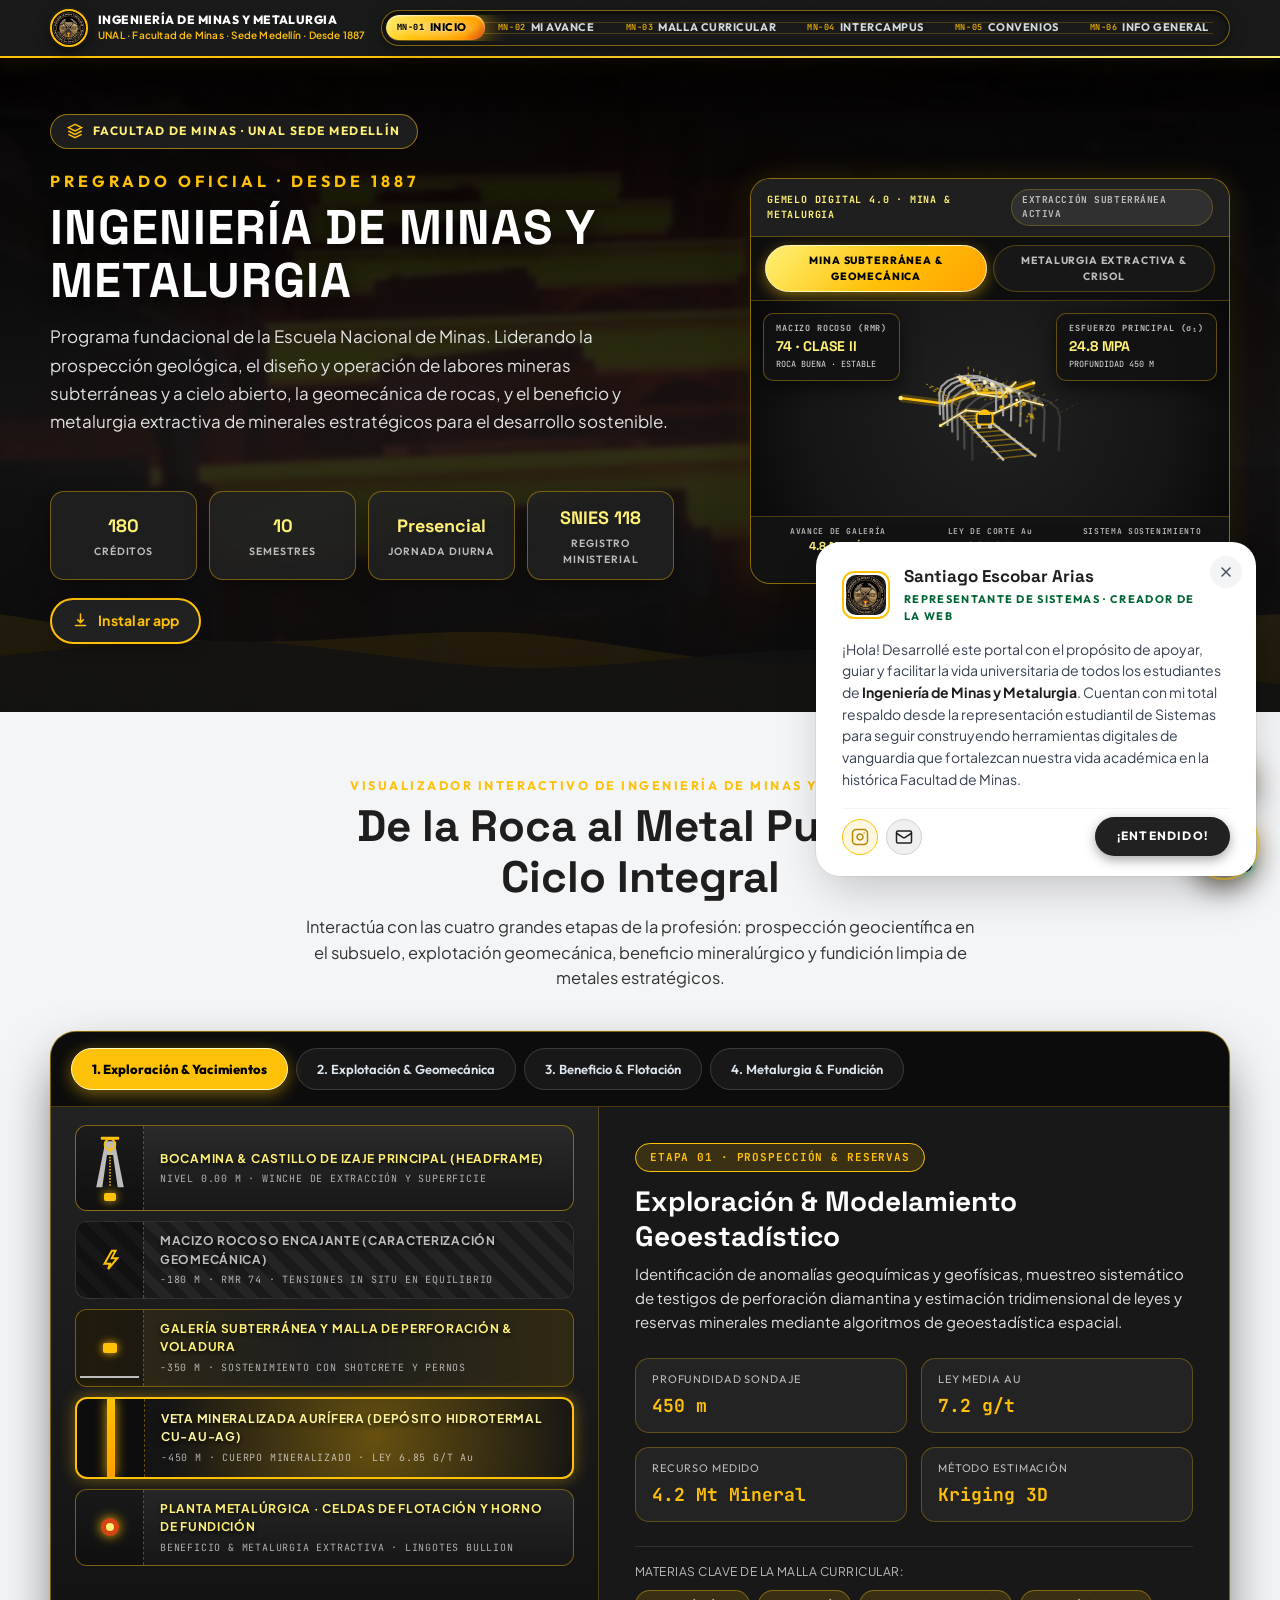
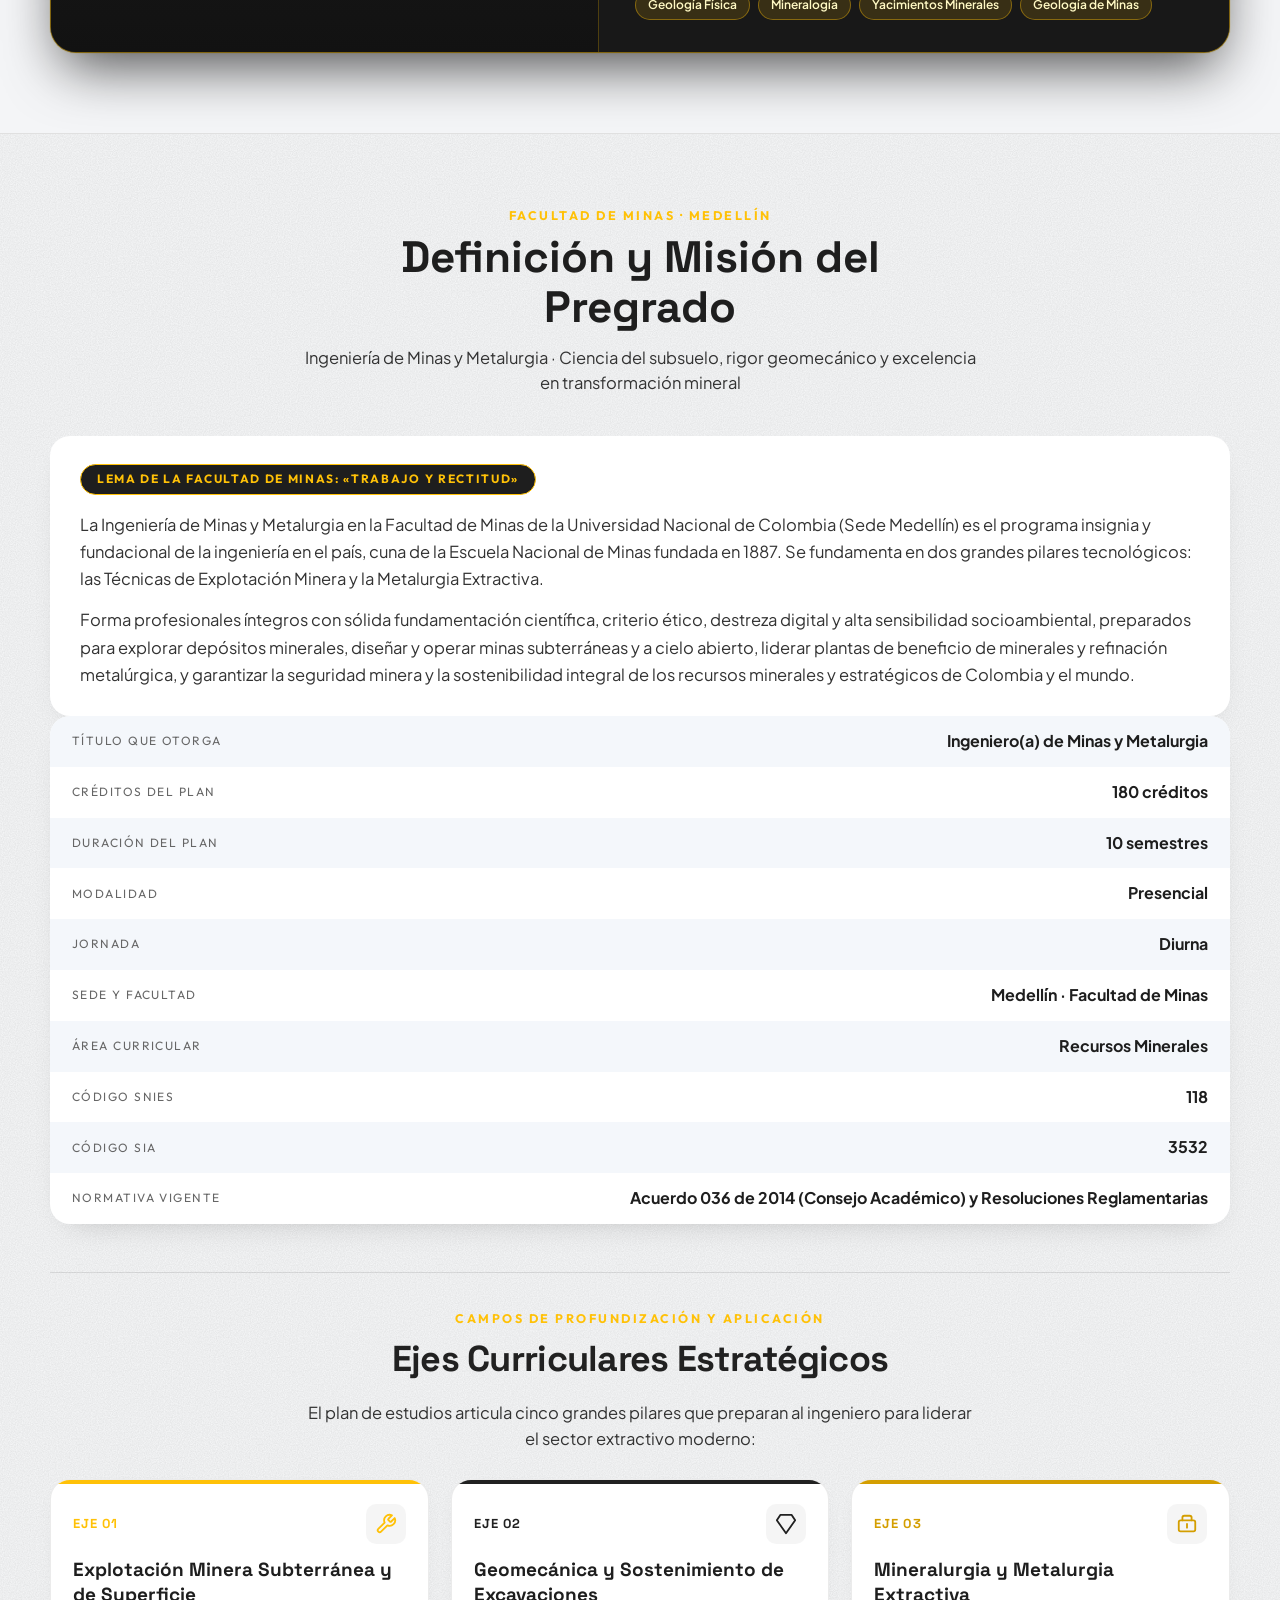
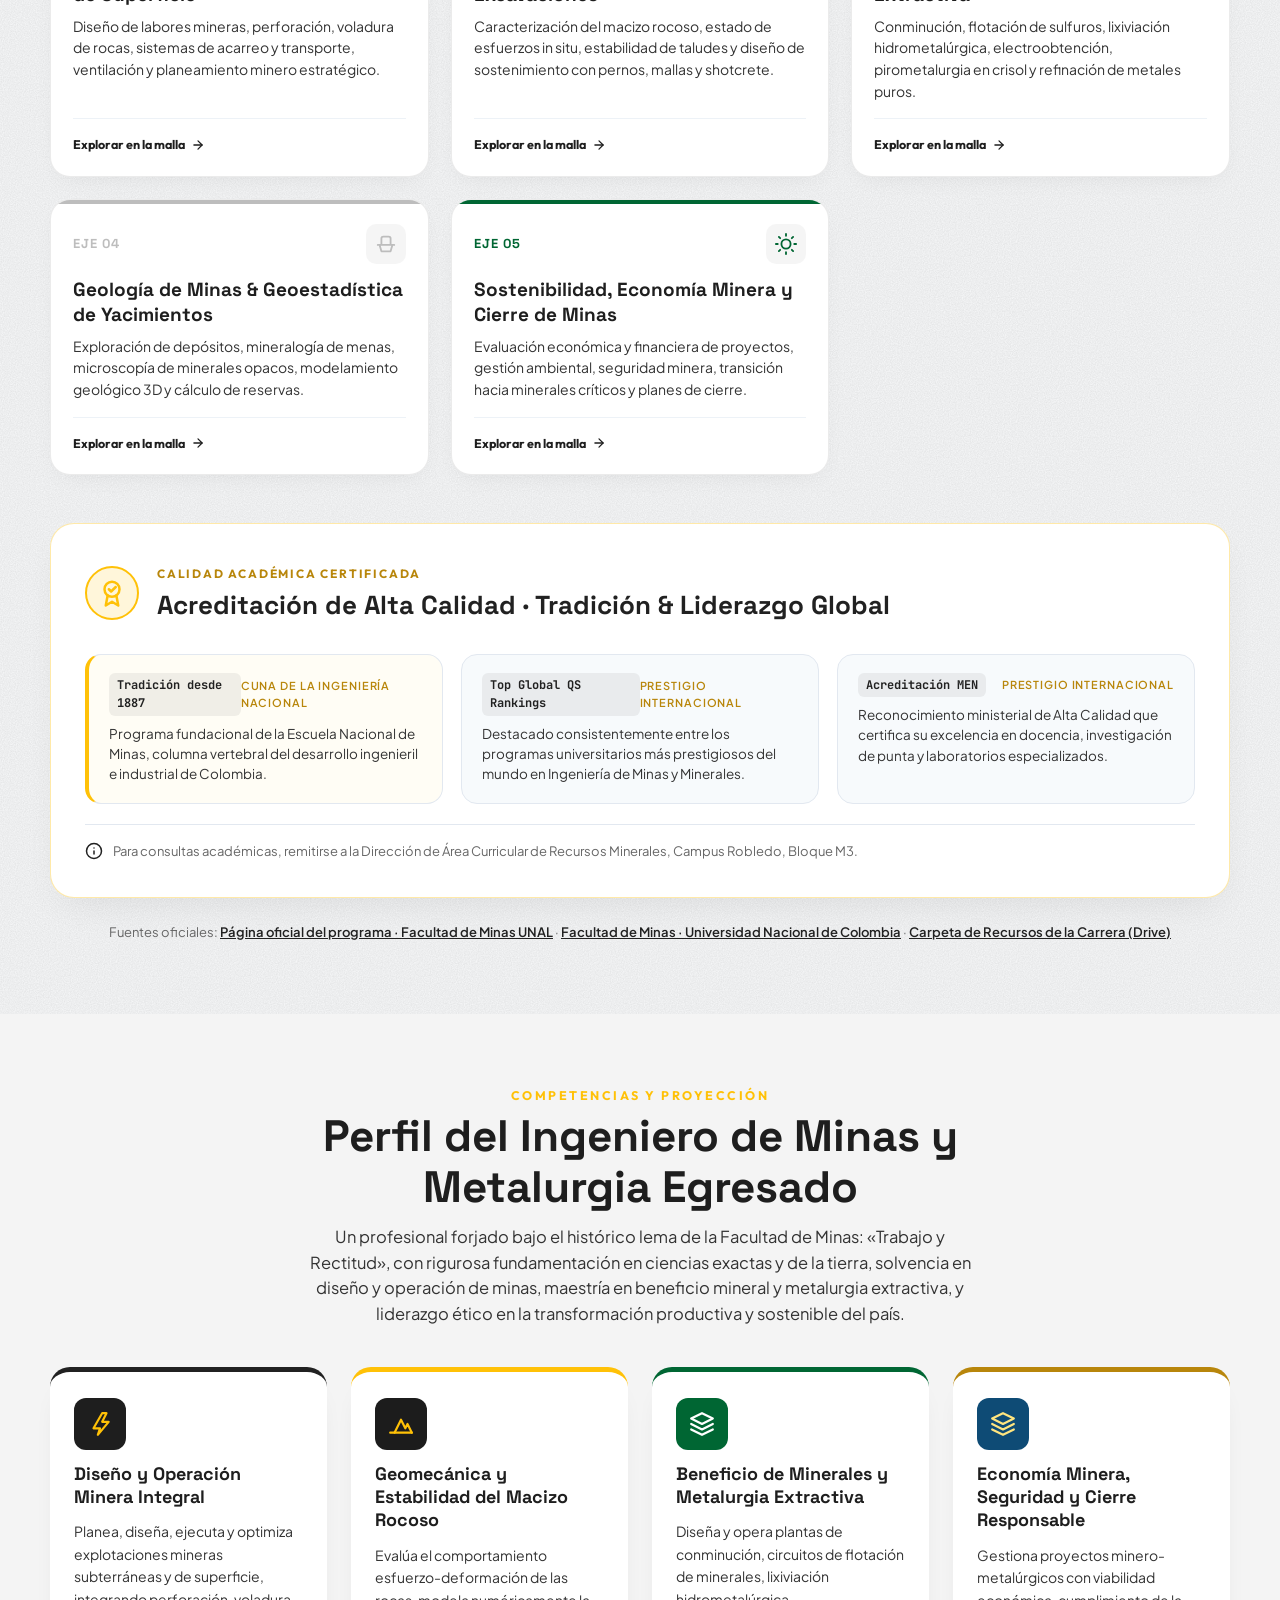
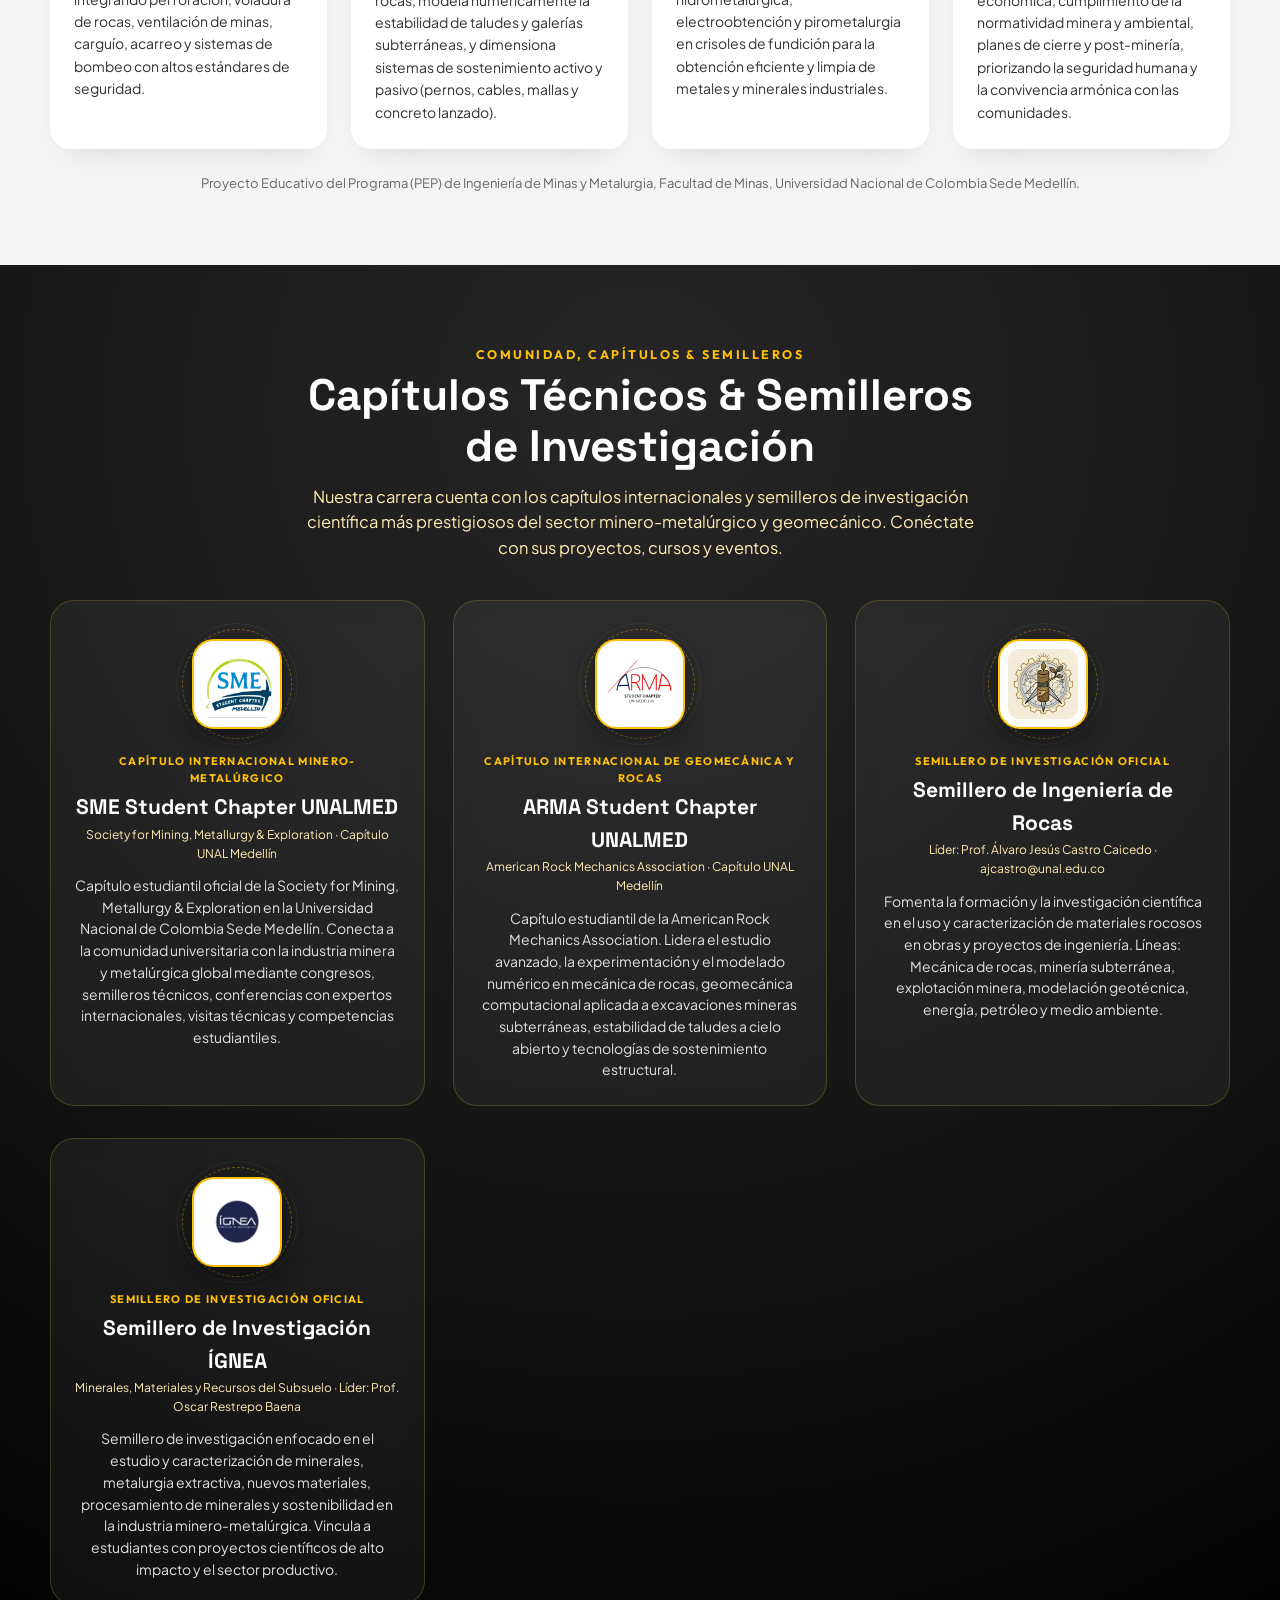
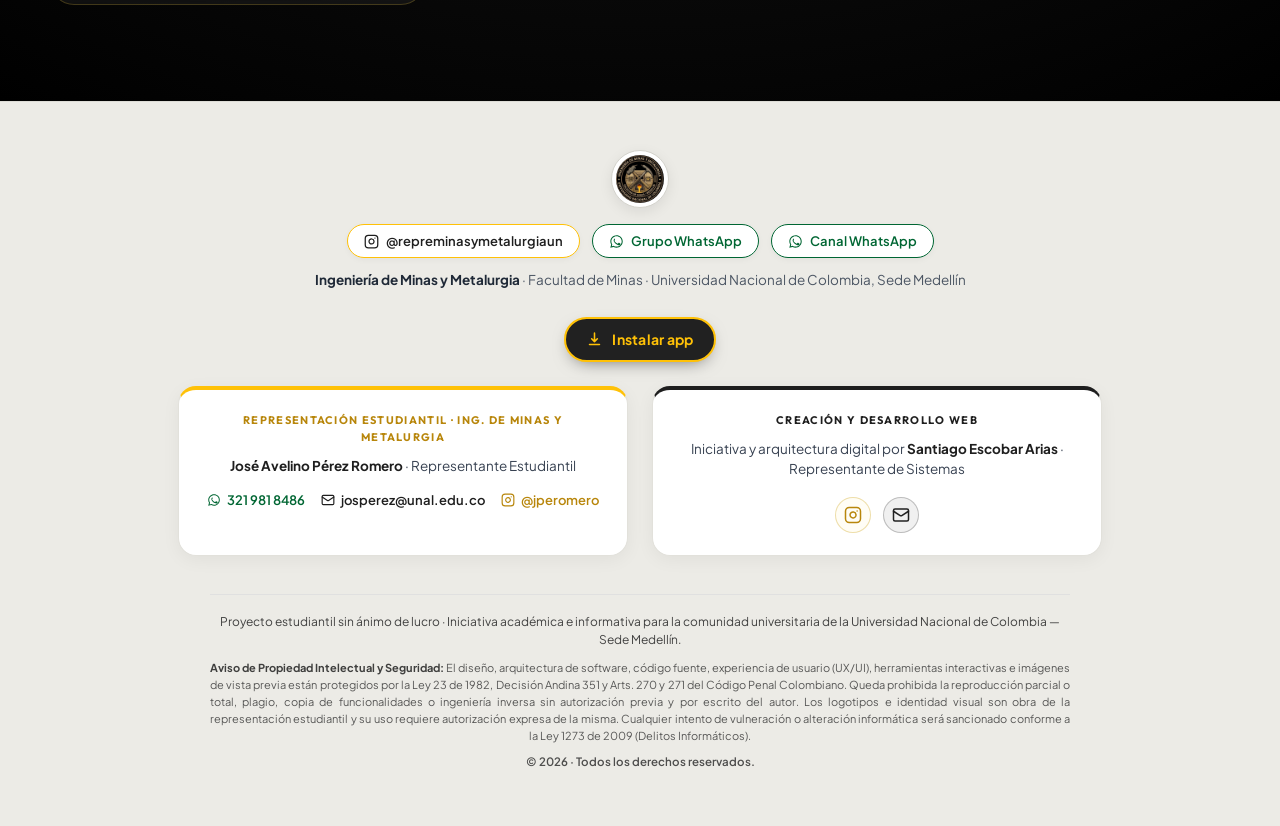
<file: index.html>
<!--
  ==========================================================================
  PORTAL DIGITAL OFICIAL · INGENIERÍA DE MINAS Y METALURGIA
  UNIVERSIDAD NACIONAL DE COLOMBIA · FACULTAD DE MINAS (SEDE MEDELLÍN)

  Diseño, arquitectura de software y desarrollo realizado por:
  SANTIAGO ESCOBAR ARIAS
  Representante Estudiantil de Ingeniería de Sistemas
  Contacto: saescobara@unal.edu.co | Instagram: @s_escobar__

  © 2026 Santiago Escobar Arias. Todos los derechos reservados.
  Obra protegida por la Ley 23 de 1982 (Colombia) y la Decisión 351 (CAN).
  Queda prohibida su clonación, plagio o remoción de créditos de autoría.
  ==========================================================================
-->
<!doctype html>
<html lang="es">
<head>
  <!-- METADATOS DE AUTORÍA Y PROPIEDAD INTELECTUAL -->
  <meta name="author" content="Santiago Escobar Arias · Representante Estudiantil de Ingeniería de Sistemas">
  <meta name="creator" content="Santiago Escobar Arias">
  <meta name="publisher" content="Santiago Escobar Arias · Facultad de Minas, UNAL Medellín">
  <meta name="copyright" content="© 2026 Santiago Escobar Arias. Todos los derechos reservados.">
  <meta property="article:author" content="Santiago Escobar Arias">
  <meta property="og:site_name" content="Ingeniería de Minas y Metalurgia · UNAL Medellín">
  <script type="application/ld+json">
  {
    "@context": "https://schema.org",
    "@type": "WebApplication",
    "name": "Portal Ingeniería de Minas y Metalurgia - UNAL Medellín",
    "author": {
      "@type": "Person",
      "name": "Santiago Escobar Arias",
      "jobTitle": "Representante Estudiantil de Ingeniería de Sistemas",
      "email": "saescobara@unal.edu.co",
      "affiliation": {
        "@type": "EducationalOrganization",
        "name": "Universidad Nacional de Colombia · Facultad de Minas"
      }
    },
    "copyrightHolder": {
      "@type": "Person",
      "name": "Santiago Escobar Arias"
    },
    "copyrightYear": "2026"
  }
  </script>

  <meta charset="utf-8">
  <meta name="viewport" content="width=device-width, initial-scale=1">
  <title>Ingeniería de Minas y Metalurgia · UNAL Medellín</title>
  <meta name="description" content="Portal oficial de Ingeniería de Minas y Metalurgia de la Facultad de Minas, Universidad Nacional de Colombia Sede Medellín: información del programa, malla curricular interactiva (180 créditos), capítulos estudiantiles (SME, ARMA), gemelo digital 4.0 de mina y planta metalúrgica, recursos de estudio y guía estudiantil.">
  <link rel="icon" type="image/png" href="img/logo-minas.png">
  <link rel="manifest" href="manifest.webmanifest">
  <meta name="theme-color" content="#181818">
  <link rel="apple-touch-icon" href="img/app/apple-touch-icon.png">
  <meta name="apple-mobile-web-app-capable" content="yes">
  <meta name="apple-mobile-web-app-title" content="Minas UNAL">
  <link rel="preconnect" href="https://fonts.googleapis.com">
  <link rel="preconnect" href="https://fonts.gstatic.com" crossorigin>
  <link rel="stylesheet" href="https://fonts.googleapis.com/css2?family=Space+Grotesk:wght@500;600;700&family=Outfit:wght@400;500;600;700;800;900&family=Plus+Jakarta+Sans:ital,wght@0,400;0,500;0,600;0,700;0,800;1,400;1,600&family=JetBrains+Mono:wght@500;700&display=swap">
  <link rel="stylesheet" href="css/base.css">
  <link rel="stylesheet" href="css/inicio.css">
  <link rel="stylesheet" href="css/sofia.css">
  <script src="js/sofia.js" defer></script>
</head>
<body data-pagina="inicio">

  <div id="barra"></div>

  <!-- PORTADA / HERO LANDING: GEMELO DIGITAL 4.0 MINERO-METALÚRGICO -->
  <section class="portada foto foto--entrada hero-minas">
    <div class="hero-minas__ondas" aria-hidden="true">
      <svg class="hero-minas__svg-estratigrafia" viewBox="0 0 1440 320" preserveAspectRatio="none">
        <path fill="rgba(255, 193, 7, 0.08)" d="M0,96L48,112C96,128,192,160,288,160C384,160,480,128,576,138.7C672,149,768,203,864,208C960,213,1056,171,1152,144C1248,117,1344,107,1392,101.3L1440,96L1440,320L1392,320C1344,320,1248,320,1152,320C1056,320,960,320,864,320C768,320,672,320,576,320C480,320,384,320,288,320C192,320,96,320,48,320L0,320Z"></path>
        <path fill="rgba(18, 18, 18, 0.85)" d="M0,192L48,181.3C96,171,192,149,288,160C384,171,480,213,576,218.7C672,224,768,192,864,181.3C960,171,1056,181,1152,197.3C1248,213,1344,235,1392,245.3L1440,256L1440,320L1392,320C1344,320,1248,320,1152,320C1056,320,960,320,864,320C768,320,672,320,576,320C480,320,384,320,288,320C192,320,96,320,48,320L0,320Z"></path>
      </svg>
    </div>

    <div class="contenedor hero-minas__grid">
      <!-- COLUMNA IZQUIERDA: INFORMACIÓN Y TITULAR OFICIAL -->
      <div class="hero-minas__info">
        <div class="hero-minas__insignia">
          <span class="hero-minas__icono-unal" aria-hidden="true">
            <svg viewBox="0 0 24 24" fill="none" stroke="currentColor" stroke-width="2.2" width="16" height="16"><path d="M12 2L2 7l10 5 10-5-10-5zM2 17l10 5 10-5M2 12l10 5 10-5"/></svg>
          </span>
          <span>Facultad de Minas · UNAL Sede Medellín</span>
        </div>

        <h1 class="hero-minas__titulo">
          <span class="hero-minas__antetitulo">Pregrado Oficial · Desde 1887</span>
          <span class="letras-varsity hero-minas__nombre-carrera" data-texto="Ingeniería de Minas y Metalurgia">Ingeniería de Minas y Metalurgia</span>
        </h1>

        <p class="hero-minas__desc">
          Programa fundacional de la Escuela Nacional de Minas. Liderando la prospección geológica, el diseño y operación de labores mineras subterráneas y a cielo abierto, la geomecánica de rocas, y el beneficio y metalurgia extractiva de minerales estratégicos para el desarrollo sostenible.
        </p>

        <!-- DATOS CLAVE DEL PROGRAMA EN EL HERO -->
        <ul class="hero-minas__cifras" id="portada-cifras" aria-label="Datos clave del programa"></ul>
      </div>

      <!-- COLUMNA DERECHA: GEMELO DIGITAL 4.0 INTERACTIVO -->
      <div class="hero-minas__visual" id="minas-visual-wrap">
        <div class="digital-twin-console" id="digital-twin-console">
          
          <!-- Encabezado de la consola -->
          <div class="console-header">
            <div class="console-header__radar">
              <span class="console-title">GEMELO DIGITAL 4.0 · MINA &amp; METALURGIA</span>
            </div>
            <div class="console-header__badge">
              <span id="dt-modo-label">EXTRACCIÓN SUBTERRÁNEA ACTIVA</span>
            </div>
          </div>

          <!-- Selector interactivo de régimen tecnológico -->
          <div class="console-switch" role="group" aria-label="Régimen operativo del gemelo digital">
            <button type="button" class="console-switch__btn is-active" id="btn-dt-mineria" data-modo="mineria">
              <span>Mina Subterránea &amp; Geomecánica</span>
            </button>
            <button type="button" class="console-switch__btn" id="btn-dt-metalurgia" data-modo="metalurgia">
              <span>Metalurgia Extractiva &amp; Crisol</span>
            </button>
          </div>

          <!-- Lienzo Interactivo 3D con simulación de galería, veta aurífera o colada de oro fundido -->
          <div class="console-canvas-wrap">
            <canvas id="canvas-minas-digital" width="520" height="300" aria-label="Simulación 3D interactiva de galería minera, veta aurífera y crisol metalúrgico"></canvas>
            
            <!-- HUD de Telemetría Flotante -->
            <div class="console-hud">
              <div class="hud-item hud-item--geomec">
                <span class="hud-label" id="hud-l1">MACIZO ROCOSO (RMR)</span>
                <span class="hud-val" id="hud-val1">74 · CLASE II</span>
                <span class="hud-sub" id="hud-sub1">ROCA BUENA · ESTABLE</span>
              </div>
              <div class="hud-item hud-item--stress">
                <span class="hud-label" id="hud-l2">ESFUERZO PRINCIPAL (σ₁)</span>
                <span class="hud-val" id="hud-val2">24.8 MPA</span>
                <span class="hud-sub" id="hud-sub2">PROFUNDIDAD 450 M</span>
              </div>
            </div>
          </div>

          <!-- Pie de consola: Telemetría de Operación Minero-Metalúrgica -->
          <div class="console-footer">
            <div class="console-metric">
              <span class="metric-label" id="dt-m1-lbl">AVANCE DE GALERÍA</span>
              <span class="metric-val" id="dt-met1">4.8 M / DÍA</span>
            </div>
            <div class="console-metric">
              <span class="metric-label" id="dt-m2-lbl">LEY DE CORTE Au</span>
              <span class="metric-val" id="dt-met2">6.85 G/T</span>
            </div>
            <div class="console-metric console-metric--highlight">
              <span class="metric-label" id="dt-m3-lbl">SISTEMA SOSTENIMIENTO</span>
              <span class="metric-val" id="dt-met3">SHOTCRETE + PERNOS SWELLEX</span>
            </div>
          </div>

        </div>
      </div>
    </div>
  </section>

  <!-- SECCIÓN INTERACTIVA: CICLO MINERO-METALÚRGICO COMPLETO -->
  <section class="seccion seccion--simulador" id="simulador-ciclo-minero" aria-labelledby="simulador-titulo">
    <div class="contenedor">
      <div class="seccion-titulo">
        <p class="seccion-titulo__antetitulo">Visualizador Interactivo de Ingeniería de Minas y Metalurgia</p>
        <h2 id="simulador-titulo">De la Roca al Metal Puro: El Ciclo Integral</h2>
        <p class="seccion-titulo__intro">Interactúa con las cuatro grandes etapas de la profesión: prospección geocientífica en el subsuelo, explotación geomecánica, beneficio mineralúrgico y fundición limpia de metales estratégicos.</p>
      </div>

      <div class="simulador-caja">
        <!-- Selector de modos -->
        <div class="simulador-tabs" role="tablist" aria-label="Fases del ciclo minero metalúrgico">
          <button type="button" class="simulador-tab is-activa" data-modo="exploracion" role="tab" aria-selected="true">
            1. Exploración &amp; Yacimientos
          </button>
          <button type="button" class="simulador-tab" data-modo="explotacion" role="tab" aria-selected="false">
            2. Explotación &amp; Geomecánica
          </button>
          <button type="button" class="simulador-tab" data-modo="mineralurgia" role="tab" aria-selected="false">
            3. Beneficio &amp; Flotación
          </button>
          <button type="button" class="simulador-tab" data-modo="metalurgia" role="tab" aria-selected="false">
            4. Metalurgia &amp; Fundición
          </button>
        </div>

        <div class="simulador-grid">
          <!-- Columna Izquierda: Gráfico Visual del Perfil Minero con Castillo, Galería, Veta y Crisol -->
          <div class="simulador-visual modo-exploracion" id="simulador-visual">
            <div class="estrato estrato--bocamina">
              <div class="estrato__pozo-col">
                <div class="estrato__torre-castillo">
                  <svg viewBox="0 0 60 70" width="46" height="54" fill="currentColor" aria-hidden="true">
                    <!-- Headframe / Castillo de Winche Minero -->
                    <path d="M12 68 L24 8 L36 8 L48 68 L40 68 L34 26 L26 26 L20 68 Z" fill="#BDBDBD"/>
                    <circle cx="30" cy="12" r="7" fill="none" stroke="#FFC107" stroke-width="2.5"/>
                    <line x1="30" y1="12" x2="30" y2="68" stroke="#FFC107" stroke-width="2" stroke-dasharray="2 2"/>
                    <rect x="18" y="2" width="24" height="4" rx="1" fill="#FFC107"/>
                  </svg>
                  <div class="estrato__vagoneta-animada" id="sim-vagoneta" title="Transporte Minero"></div>
                </div>
              </div>
              <div class="estrato__info-col">
                <span class="estrato__etiqueta">Bocamina &amp; Castillo de Izaje Principal (Headframe)</span>
                <span class="estrato__cota">NIVEL 0.00 M · WINCHE DE EXTRACCIÓN Y SUPERFICIE</span>
              </div>
            </div>

            <div class="estrato estrato--macizo">
              <div class="estrato__pozo-col">
                <div class="estrato__piqueta-icono">
                  <svg viewBox="0 0 24 24" width="22" height="22" fill="none" stroke="#FFC107" stroke-width="2.2"><path d="m14 2-8 14h6l-2 6 10-12h-6l4-8z"/></svg>
                </div>
              </div>
              <div class="estrato__info-col">
                <span class="estrato__etiqueta">Macizo Rocoso Encajante (Caracterización Geomecánica)</span>
                <span class="estrato__cota">-180 M · RMR 74 · TENSIONES IN SITU EN EQUILIBRIO</span>
              </div>
            </div>

            <div class="estrato estrato--galeria">
              <div class="estrato__pozo-col">
                <div class="estrato__galeria-tunel" id="sim-tunel">
                  <div class="estrato__riel-pista"></div>
                  <div class="estrato__carro-minero"></div>
                </div>
              </div>
              <div class="estrato__info-col">
                <span class="estrato__etiqueta">Galería Subterránea y Malla de Perforación &amp; Voladura</span>
                <span class="estrato__cota">-350 M · SOSTENIMIENTO CON SHOTCRETE Y PERNOS</span>
              </div>
            </div>

            <div class="estrato estrato--veta">
              <div class="estrato__pozo-col">
                <div class="estrato__veta-aurifera-glow" id="sim-veta"></div>
              </div>
              <div class="estrato__info-col">
                <span class="estrato__etiqueta">Veta Mineralizada Aurífera (Depósito Hidrotermal Cu-Au-Ag)</span>
                <span class="estrato__cota">-450 M · CUERPO MINERALIZADO · LEY 6.85 G/T Au</span>
              </div>
            </div>

            <div class="estrato estrato--planta">
              <div class="estrato__pozo-col">
                <div class="estrato__crisol-indicador" id="sim-crisol">
                  <span class="crisol__oro-gota"></span>
                </div>
              </div>
              <div class="estrato__info-col">
                <span class="estrato__etiqueta">Planta Metalúrgica · Celdas de Flotación y Horno de Fundición</span>
                <span class="estrato__cota">BENEFICIO &amp; METALURGIA EXTRACTIVA · LINGOTES BULLION</span>
              </div>
            </div>
          </div>

          <!-- Columna Derecha: Panel de Telemetría y Explicación Técnica -->
          <div class="simulador-panel">
            <div class="simulador-panel__badge" id="sim-badge">ETAPA 01 · PROSPECCIÓN &amp; RESERVAS</div>
            <h3 class="simulador-panel__titulo" id="sim-titulo">Exploración &amp; Modelamiento Geoestadístico</h3>
            <p class="simulador-panel__desc" id="sim-desc">
              Identificación de anomalías geoquímicas y geofísicas, muestreo sistemático de testigos de perforación diamantina y estimación tridimensional de leyes y reservas minerales mediante algoritmos de geoestadística espacial.
            </p>

            <div class="simulador-telemetria">
              <div class="telemetria-card">
                <span class="telemetria-card__label" id="card-lbl-1">Profundidad Sondaje</span>
                <span class="telemetria-card__valor" id="sim-prof">450 m</span>
              </div>
              <div class="telemetria-card">
                <span class="telemetria-card__label" id="card-lbl-2">Ley Media Au</span>
                <span class="telemetria-card__valor" id="sim-presion">7.2 g/t</span>
              </div>
              <div class="telemetria-card">
                <span class="telemetria-card__label" id="card-lbl-3">Recurso Medido</span>
                <span class="telemetria-card__valor" id="sim-caudal">4.2 Mt Mineral</span>
              </div>
              <div class="telemetria-card">
                <span class="telemetria-card__label" id="card-lbl-4">Método Estimación</span>
                <span class="telemetria-card__valor" id="sim-recobro">Kriging 3D</span>
              </div>
            </div>

            <div class="simulador-panel__materias">
              <span class="materias-label">Materias clave de la malla curricular:</span>
              <div class="materias-pildoras" id="sim-materias">
                <a href="malla.html" class="materia-chip">Geología Física</a>
                <a href="malla.html" class="materia-chip">Mineralogía</a>
                <a href="malla.html" class="materia-chip">Yacimientos Minerales</a>
                <a href="malla.html" class="materia-chip">Geología de Minas</a>
              </div>
            </div>
          </div>
        </div>
      </div>
    </div>
  </section>

  <main>

    <!-- EL PROGRAMA: se carga al abrir la página -->
    <section class="seccion programa" id="programa" aria-labelledby="programa-titulo">
      <div class="contenedor" id="programa-contenido">
        <p class="cargando">Cargando programa…</p>
      </div>
    </section>

    <!-- PERFIL DEL EGRESADO: se carga cuando la persona se acerca -->
    <section class="seccion perfil" id="perfil" aria-labelledby="perfil-titulo" data-carga="perfil">
      <div class="contenedor" id="perfil-contenido">
        <p class="cargando">Cargando perfil…</p>
      </div>
    </section>

    <!-- GRUPOS ESTUDIANTILES Y CAPÍTULOS TÉCNICOS: se carga cuando la persona se acerca -->
    <section class="grupos" id="grupos" aria-labelledby="grupos-titulo" data-carga="grupos">
      <div class="contenedor" id="grupos-contenido">
        <p class="cargando">Cargando grupos…</p>
      </div>
    </section>

  </main>

  <div id="pie"></div>

  <script src="js/comun.js"></script>
  <script src="js/instalar.js"></script>
  <script src="js/inicio.js"></script>
</body>
</html>
</file>
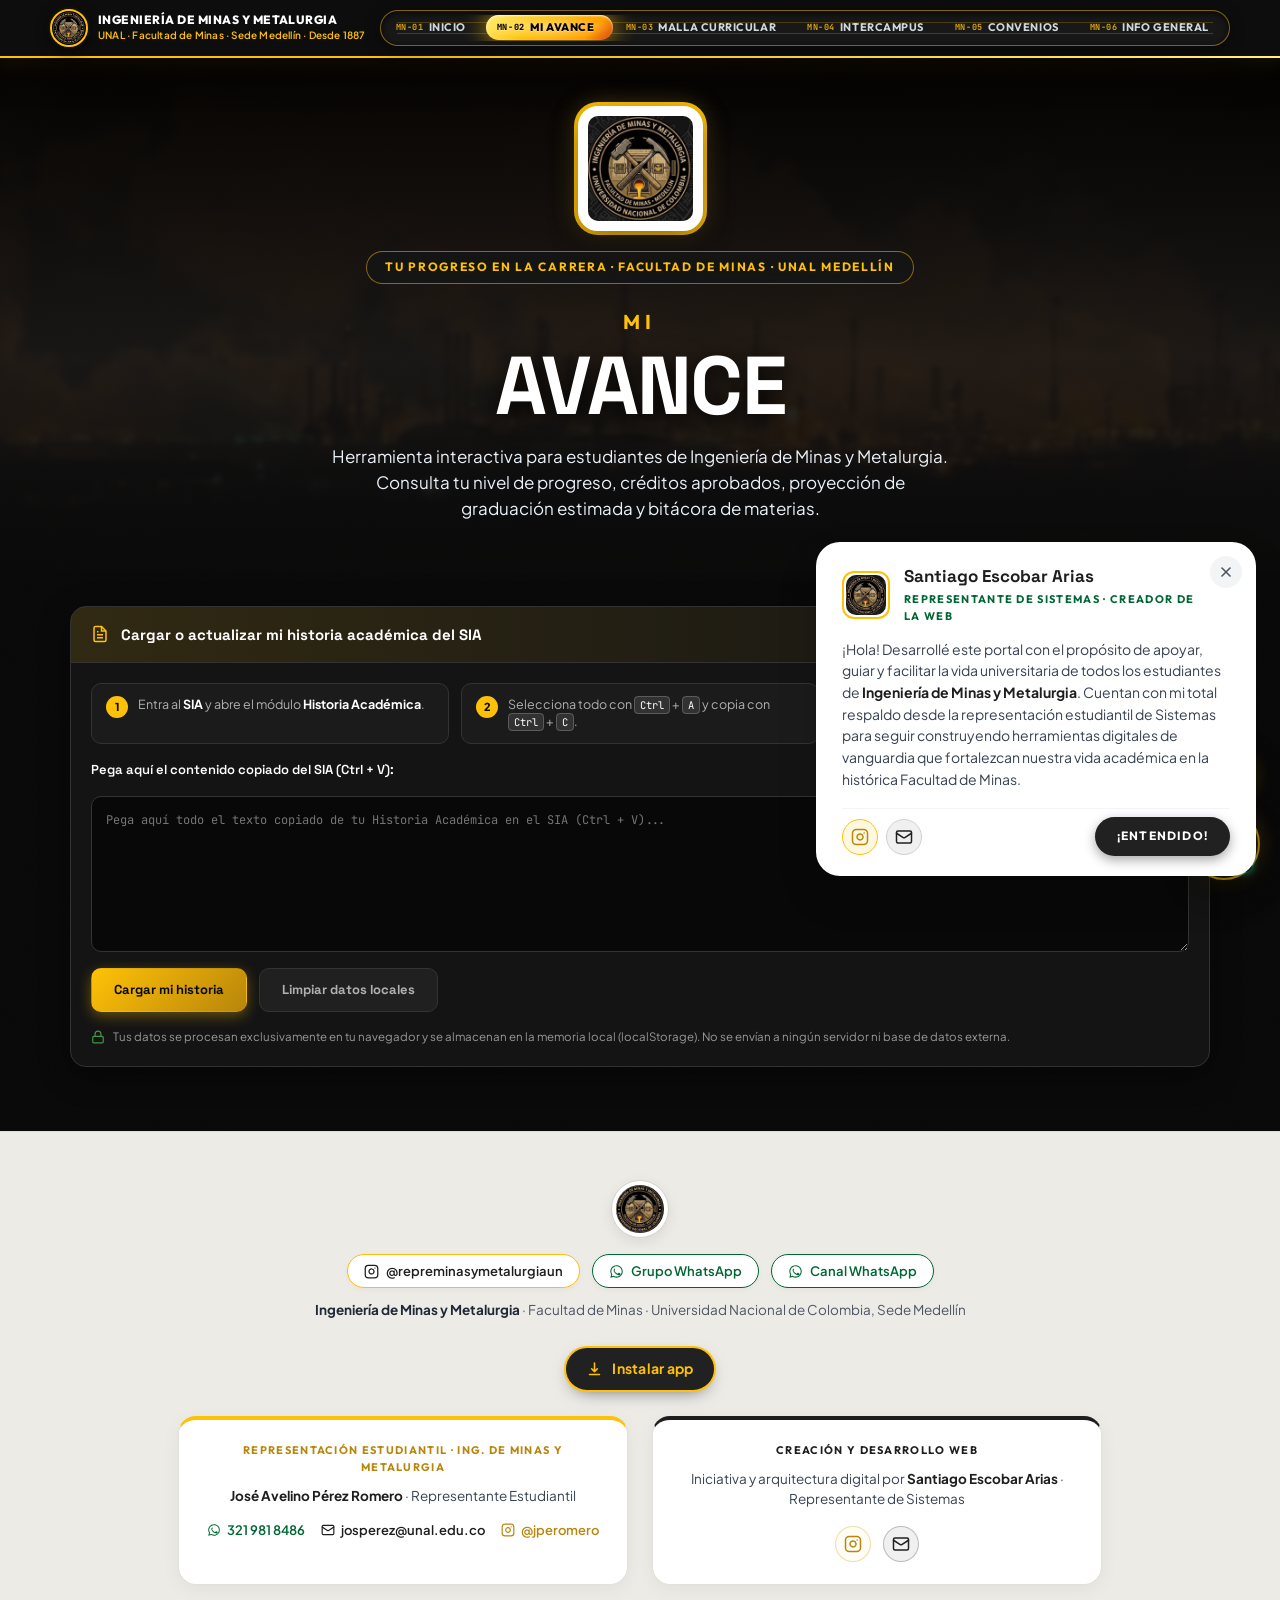
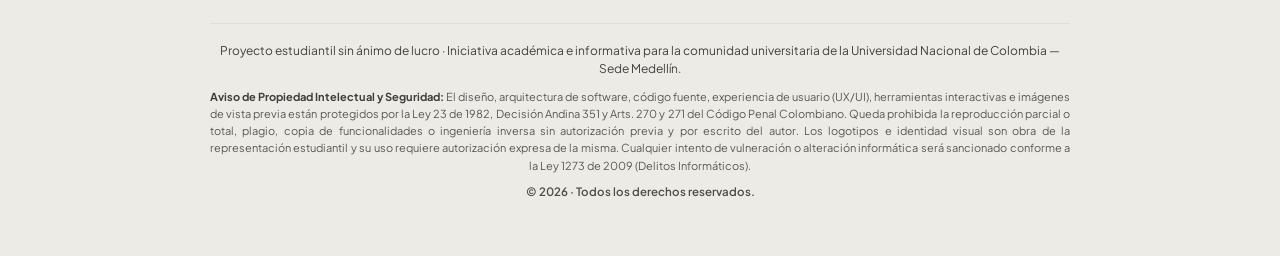
<file: avance.html>
<!doctype html>
<!-- ==============================================================================
   PORTAL DIGITAL OFICIAL · INGENIERÍA DE MINAS Y METALURGIA · UNAL MEDELLÍN
   Módulo Mi Avance: panel de progreso, proyección de graduación y bitácora académica.
   Diseño & Desarrollo: Santiago Escobar Arias.
   Todos los derechos reservados © 2026.
   ============================================================================== -->
<html lang="es">
<head>
  <meta charset="utf-8">
  <meta name="viewport" content="width=device-width, initial-scale=1">
  <title>Mi Avance · Ingeniería de Minas y Metalurgia UNAL Medellín</title>
  <meta name="description" content="Consulta tu nivel en la carrera de Ingeniería de Minas y Metalurgia, tu proyección de graduación, créditos aprobados y materias cursadas a partir de tu historia académica del SIA.">
  <link rel="icon" type="image/png" href="img/logo-minas.png">
  <link rel="manifest" href="manifest.webmanifest">
  <meta name="theme-color" content="#181818">
  <link rel="apple-touch-icon" href="img/app/apple-touch-icon.png">
  <meta name="apple-mobile-web-app-capable" content="yes">
  <meta name="apple-mobile-web-app-title" content="Minas UNAL">
  <link rel="preconnect" href="https://fonts.googleapis.com">
  <link rel="preconnect" href="https://fonts.gstatic.com" crossorigin>
  <link rel="stylesheet" href="https://fonts.googleapis.com/css2?family=Plus+Jakarta+Sans:ital,wght@0,400;0,500;0,600;0,700;0,800;1,400;1,600&family=Space+Grotesk:wght@500;600;700;800&family=JetBrains+Mono:wght@400;500;700&family=Outfit:wght@500;600;700;800&display=swap">
  <link rel="stylesheet" href="css/base.css">
  <link rel="stylesheet" href="css/avance.css">
  <link rel="stylesheet" href="css/sofia.css">
  <script src="js/sofia.js" defer></script>
</head>
<body data-pagina="avance">

  <div id="barra"></div>

  <!-- PORTADA -->
  <section class="portada portada--corta foto foto--panoramica">
    <div class="contenedor portada__contenido">
      <div class="portada__logo-wrap">
        <img class="portada__logo" src="img/logo-minas.png" alt="Logo de Ingeniería de Minas y Metalurgia · Facultad de Minas" width="115" height="115">
      </div>
      <p class="portada__lugar">Tu progreso en la carrera · Facultad de Minas · UNAL Medellín</p>
      <h1 class="portada__titulo">
        <span class="portada__antetitulo">Mi</span>
        <span class="letras-varsity">Avance</span>
      </h1>
      <p class="portada__texto">Herramienta interactiva para estudiantes de Ingeniería de Minas y Metalurgia. Consulta tu nivel de progreso, créditos aprobados, proyección de graduación estimada y bitácora de materias.</p>
    </div>
  </section>

  <main>
    <section class="seccion avance" aria-label="Mi avance en la carrera">
      <div class="contenedor avance__contenedor">

        <!-- ENTRADA: CARGAR / ACTUALIZAR HISTORIA ACADÉMICA -->
        <details class="entrada" id="entrada" open>
          <summary class="entrada__resumen">
            <span class="entrada__resumen-icono" aria-hidden="true">
              <svg viewBox="0 0 24 24" fill="none" stroke="currentColor" stroke-width="2" width="18" height="18"><path d="M14 2H6a2 2 0 0 0-2 2v16a2 2 0 0 0 2 2h12a2 2 0 0 0 2-2V8z"/><polyline points="14 2 14 8 20 8"/><line x1="16" y1="13" x2="8" y2="13"/><line x1="16" y1="17" x2="8" y2="17"/><polyline points="10 9 9 9 8 9"/></svg>
            </span>
            <span class="entrada__resumen-texto">Cargar o actualizar mi historia académica del SIA</span>
            <span class="entrada__resumen-flecha" aria-hidden="true">▼</span>
          </summary>
          <div class="entrada__cuerpo">
            <ol class="entrada__pasos">
              <li><b>1</b><span>Entra al <strong>SIA</strong> y abre el módulo <strong>Historia Académica</strong>.</span></li>
              <li><b>2</b><span>Selecciona todo con <kbd>Ctrl</kbd> + <kbd>A</kbd> y copia con <kbd>Ctrl</kbd> + <kbd>C</kbd>.</span></li>
              <li><b>3</b><span>Pega aquí abajo y dale <strong>Cargar mi historia</strong>.</span></li>
            </ol>
            <label class="entrada__etiqueta" for="historia-texto">Pega aquí el contenido copiado del SIA (Ctrl + V):</label>
            <textarea id="historia-texto" class="entrada__texto" rows="7" spellcheck="false" placeholder="Pega aquí todo el texto copiado de tu Historia Académica en el SIA (Ctrl + V)..."></textarea>
            <p class="entrada__error" id="entrada-error" role="alert" hidden></p>
            <div class="entrada__acciones">
              <button type="button" class="boton-juego" id="btn-guardar">Cargar mi historia</button>
              <button type="button" class="boton-juego boton-juego--suave" id="btn-borrar">Limpiar datos locales</button>
            </div>
            <p class="entrada__privacidad">
              <svg viewBox="0 0 24 24" fill="none" stroke="currentColor" stroke-width="2" width="14" height="14" aria-hidden="true"><rect width="18" height="11" x="3" y="11" rx="2" ry="2"/><path d="M7 11V7a5 5 0 0 1 10 0v4"/></svg>
              <span>Tus datos se procesan exclusivamente en tu navegador y se almacenan en la memoria local (localStorage). No se envían a ningún servidor ni base de datos externa.</span>
            </p>
          </div>
        </details>

        <!-- PANTALLA DE JUEGO / AVANCE -->
        <div id="avance-juego" hidden></div>

      </div>
    </section>
  </main>

  <div id="pie"></div>

  <!-- SCRIPTS -->
  <script src="js/comun.js"></script>
  <script src="js/instalar.js"></script>
  <script src="js/avance-lector.js"></script>
  <script src="js/avance.js"></script>
</body>
</html>
</file>
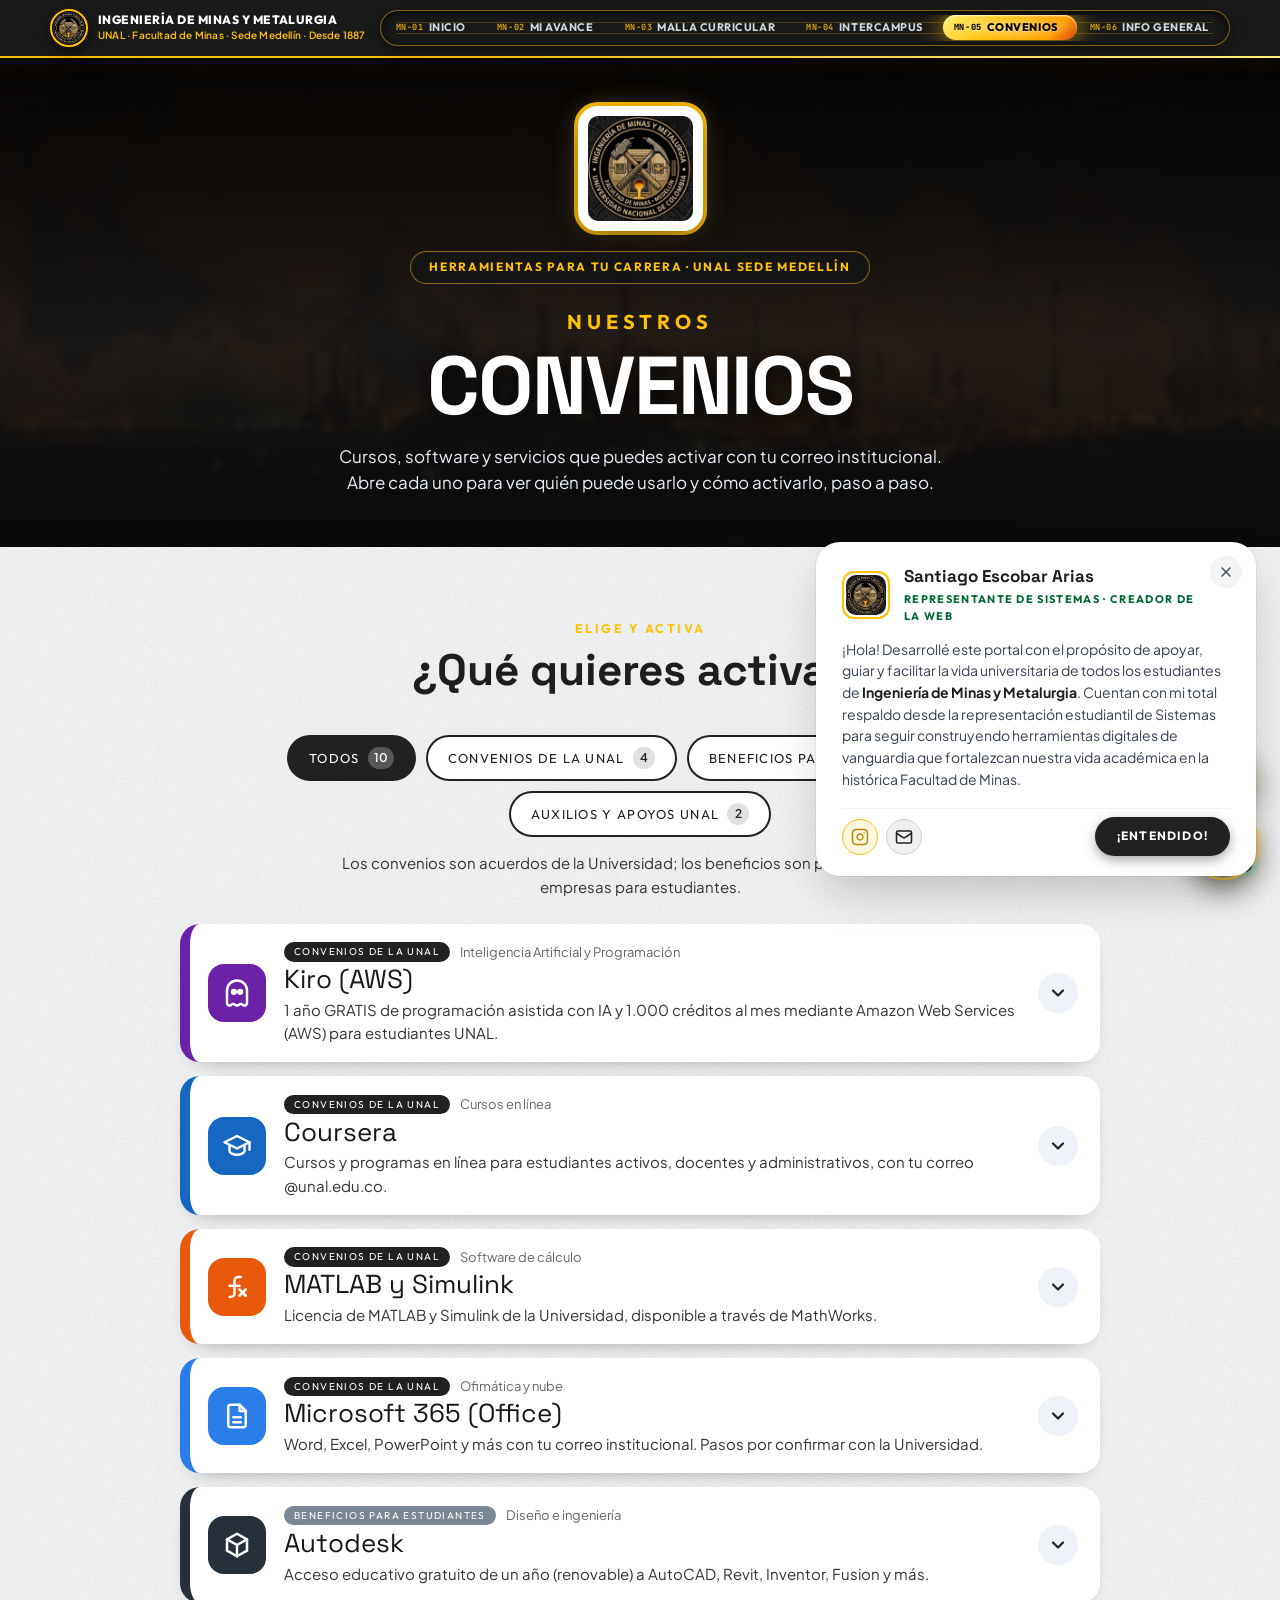
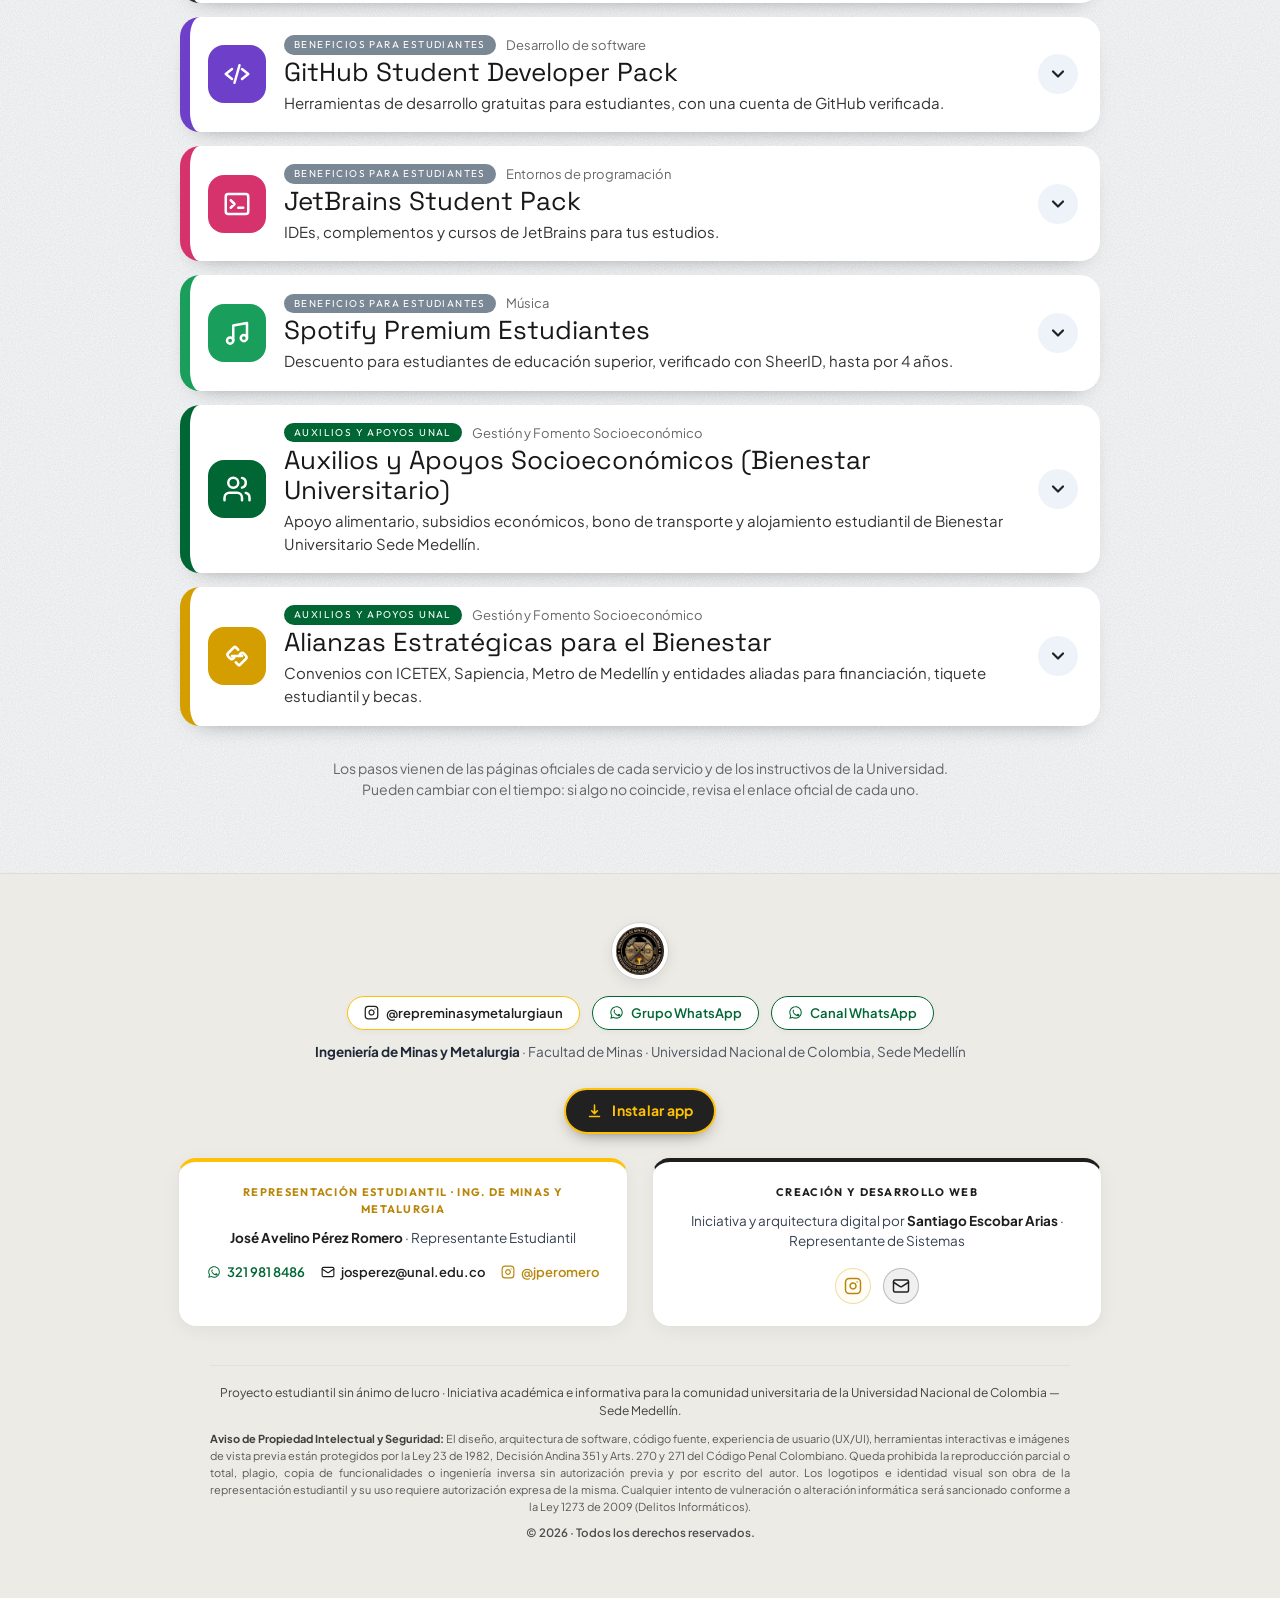
<file: convenios.html>
<!--
  ==========================================================================
  PORTAL DIGITAL OFICIAL · INGENIERÍA DE MINAS Y METALURGIA
  UNIVERSIDAD NACIONAL DE COLOMBIA · FACULTAD DE MINAS (SEDE MEDELLÍN)

  Diseño, arquitectura de software y desarrollo realizado por:
  SANTIAGO ESCOBAR ARIAS
  Representante Estudiantil de Ingeniería de Sistemas
  Contacto: saescobara@unal.edu.co | Instagram: @s_escobar__

  © 2026 Santiago Escobar Arias. Todos los derechos reservados.
  Obra protegida por la Ley 23 de 1982 (Colombia) y la Decisión 351 (CAN).
  Queda prohibida su clonación, plagio o remoción de créditos de autoría.
  ==========================================================================
-->
<!doctype html>
<html lang="es">
<head>
  <!-- METADATOS DE AUTORÍA Y PROPIEDAD INTELECTUAL -->
  <meta name="author" content="Santiago Escobar Arias · Representante Estudiantil de Ingeniería de Sistemas">
  <meta name="creator" content="Santiago Escobar Arias">
  <meta name="publisher" content="Santiago Escobar Arias · Facultad de Minas, UNAL Medellín">
  <meta name="copyright" content="© 2026 Santiago Escobar Arias. Todos los derechos reservados.">
  <meta property="article:author" content="Santiago Escobar Arias">
  <meta property="og:site_name" content="Ingeniería de Minas y Metalurgia · UNAL Medellín">
  <script type="application/ld+json">
  {
    "@context": "https://schema.org",
    "@type": "WebApplication",
    "name": "Portal Ingeniería de Minas y Metalurgia - UNAL Medellín",
    "author": {
      "@type": "Person",
      "name": "Santiago Escobar Arias",
      "jobTitle": "Representante Estudiantil de Ingeniería de Sistemas",
      "email": "saescobara@unal.edu.co",
      "affiliation": {
        "@type": "EducationalOrganization",
        "name": "Universidad Nacional de Colombia · Facultad de Minas"
      }
    },
    "copyrightHolder": {
      "@type": "Person",
      "name": "Santiago Escobar Arias"
    },
    "copyrightYear": "2026"
  }
  </script>

  <meta charset="utf-8">
  <meta name="viewport" content="width=device-width, initial-scale=1">
  <title>Convenios y Beneficios · Ingeniería de Minas y Metalurgia UNAL Medellín</title>
  <meta name="description" content="Convenios de la Universidad Nacional (Coursera, MATLAB, Microsoft 365, Autodesk) y beneficios para estudiantes de Ingeniería de Minas y Metalurgia: quién puede usarlos y cómo activarlos paso a paso.">
  <link rel="icon" type="image/png" href="img/favicon.png">
  <link rel="manifest" href="manifest.webmanifest">
  <meta name="theme-color" content="#181818">
  <link rel="apple-touch-icon" href="img/app/apple-touch-icon.png">
  <meta name="apple-mobile-web-app-capable" content="yes">
  <meta name="apple-mobile-web-app-title" content="Minas UNAL">
  <link rel="preconnect" href="https://fonts.googleapis.com">
  <link rel="preconnect" href="https://fonts.gstatic.com" crossorigin>
  <link rel="stylesheet" href="https://fonts.googleapis.com/css2?family=Space+Grotesk:wght@500;600;700&family=Outfit:wght@400;500;600;700;800;900&family=Plus+Jakarta+Sans:ital,wght@0,400;0,500;0,600;0,700;0,800;1,400;1,600&family=JetBrains+Mono:wght@500;700&display=swap">
  <link rel="stylesheet" href="css/base.css">
  <link rel="stylesheet" href="css/convenios.css">
  <link rel="stylesheet" href="css/sofia.css">
  <script src="js/sofia.js" defer></script>
</head>
<body data-pagina="convenios">

  <div id="barra"></div>

  <!-- PORTADA -->
  <section class="portada portada--corta foto foto--panoramica">
    <div class="contenedor portada__contenido">
      <div class="portada__logo-wrap">
        <img class="portada__logo" src="img/logo-minas.png" alt="Logo de Ingeniería de Minas y Metalurgia · Facultad de Minas" width="115" height="115">
      </div>
      <p class="portada__lugar">Herramientas para tu carrera · UNAL Sede Medellín</p>
      <h1 class="portada__titulo">
        <span class="portada__antetitulo">Nuestros</span>
        <span class="letras-varsity" data-texto="Convenios">Convenios</span>
      </h1>
      <p class="portada__texto">Cursos, software y servicios que puedes activar con tu correo institucional. Abre cada uno para ver quién puede usarlo y cómo activarlo, paso a paso.</p>
    </div>
  </section>

  <main>
    <section class="seccion convenios" aria-labelledby="convenios-titulo">
      <div class="contenedor convenios__contenedor">
        <div class="seccion-titulo">
          <p class="seccion-titulo__antetitulo">Elige y activa</p>
          <h2 id="convenios-titulo">¿Qué quieres activar?</h2>
        </div>

        <div class="filtros" id="filtros" role="group" aria-label="Filtrar por tipo"></div>
        <p class="filtros__nota" id="filtros-nota" aria-live="polite"></p>

        <ul class="lista" id="lista"><li class="cargando">Cargando convenios…</li></ul>

        <p class="convenios__aviso">Los pasos vienen de las páginas oficiales de cada servicio y de los instructivos de la Universidad. Pueden cambiar con el tiempo: si algo no coincide, revisa el enlace oficial de cada uno.</p>
      </div>
    </section>
  </main>

  <div id="pie"></div>

  <script src="js/comun.js"></script>
  <script src="js/instalar.js"></script>
  <script src="js/convenios.js"></script>
</body>
</html>
</file>
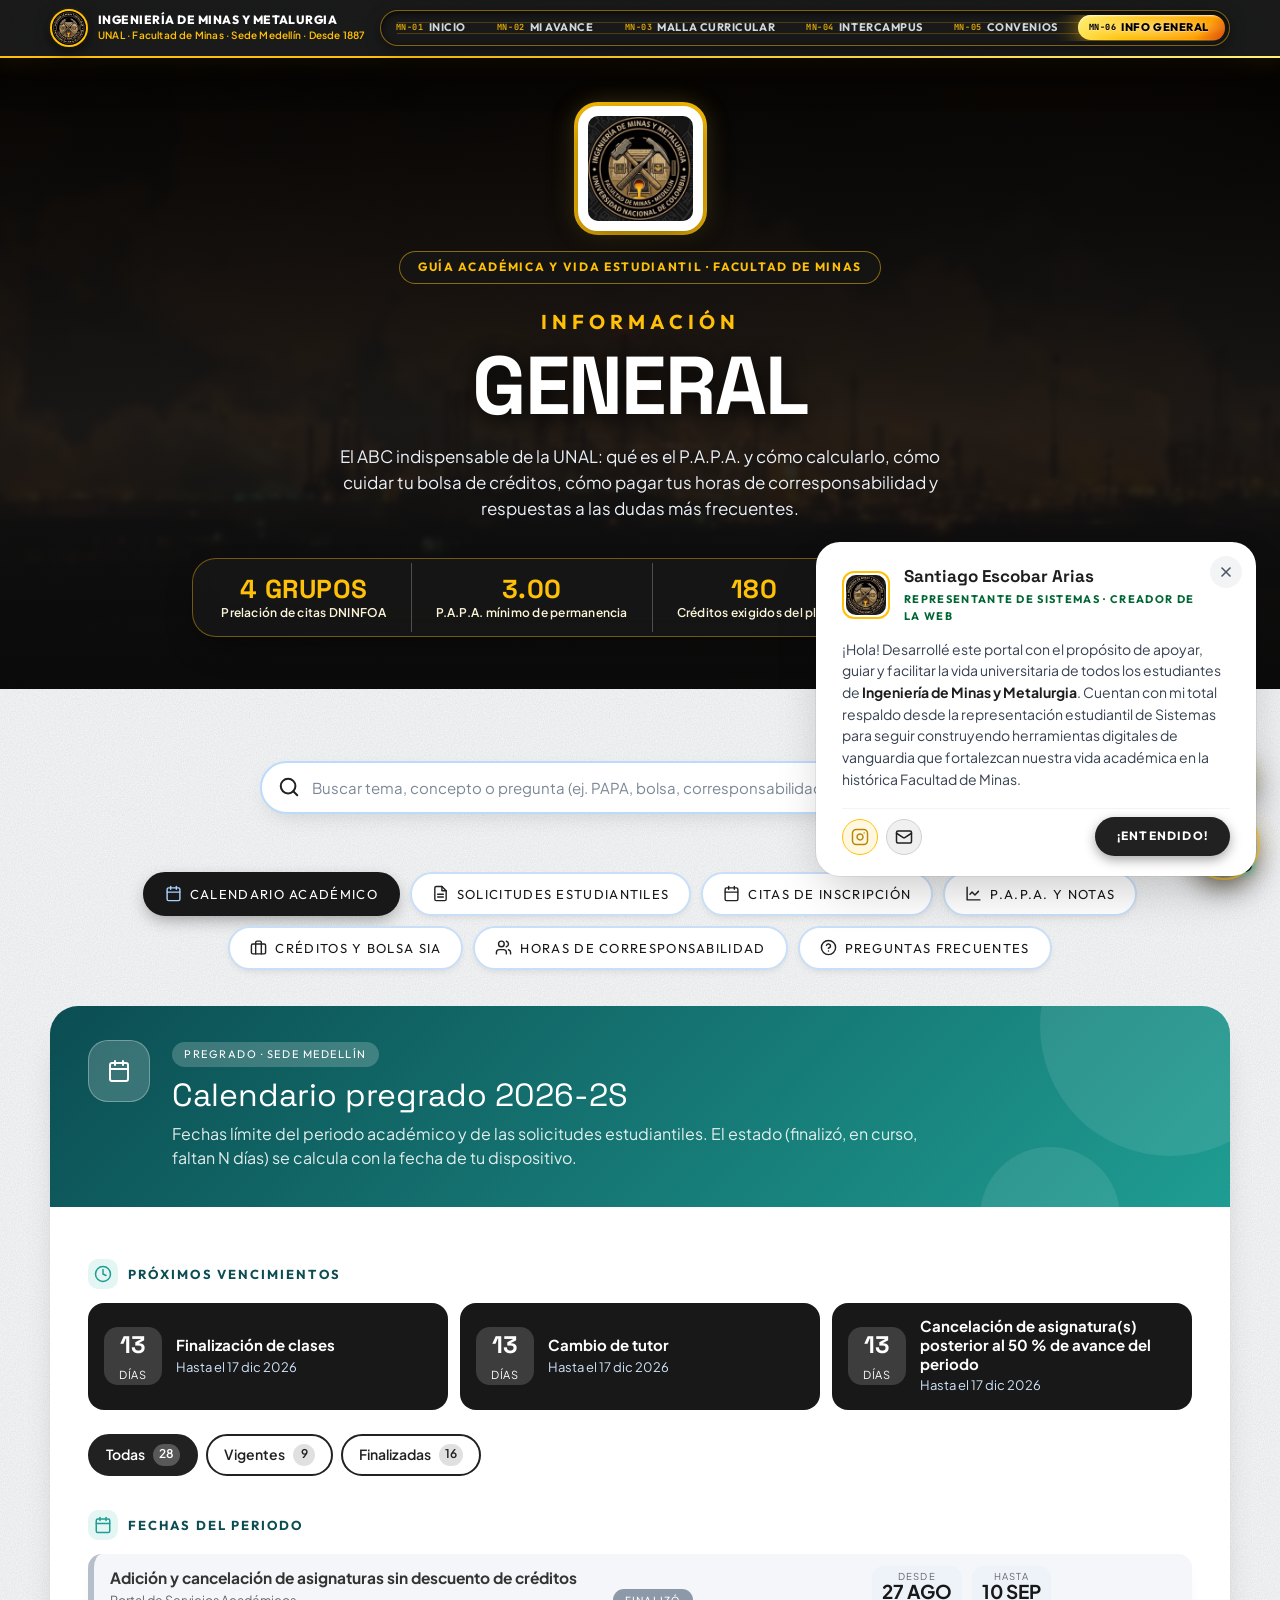
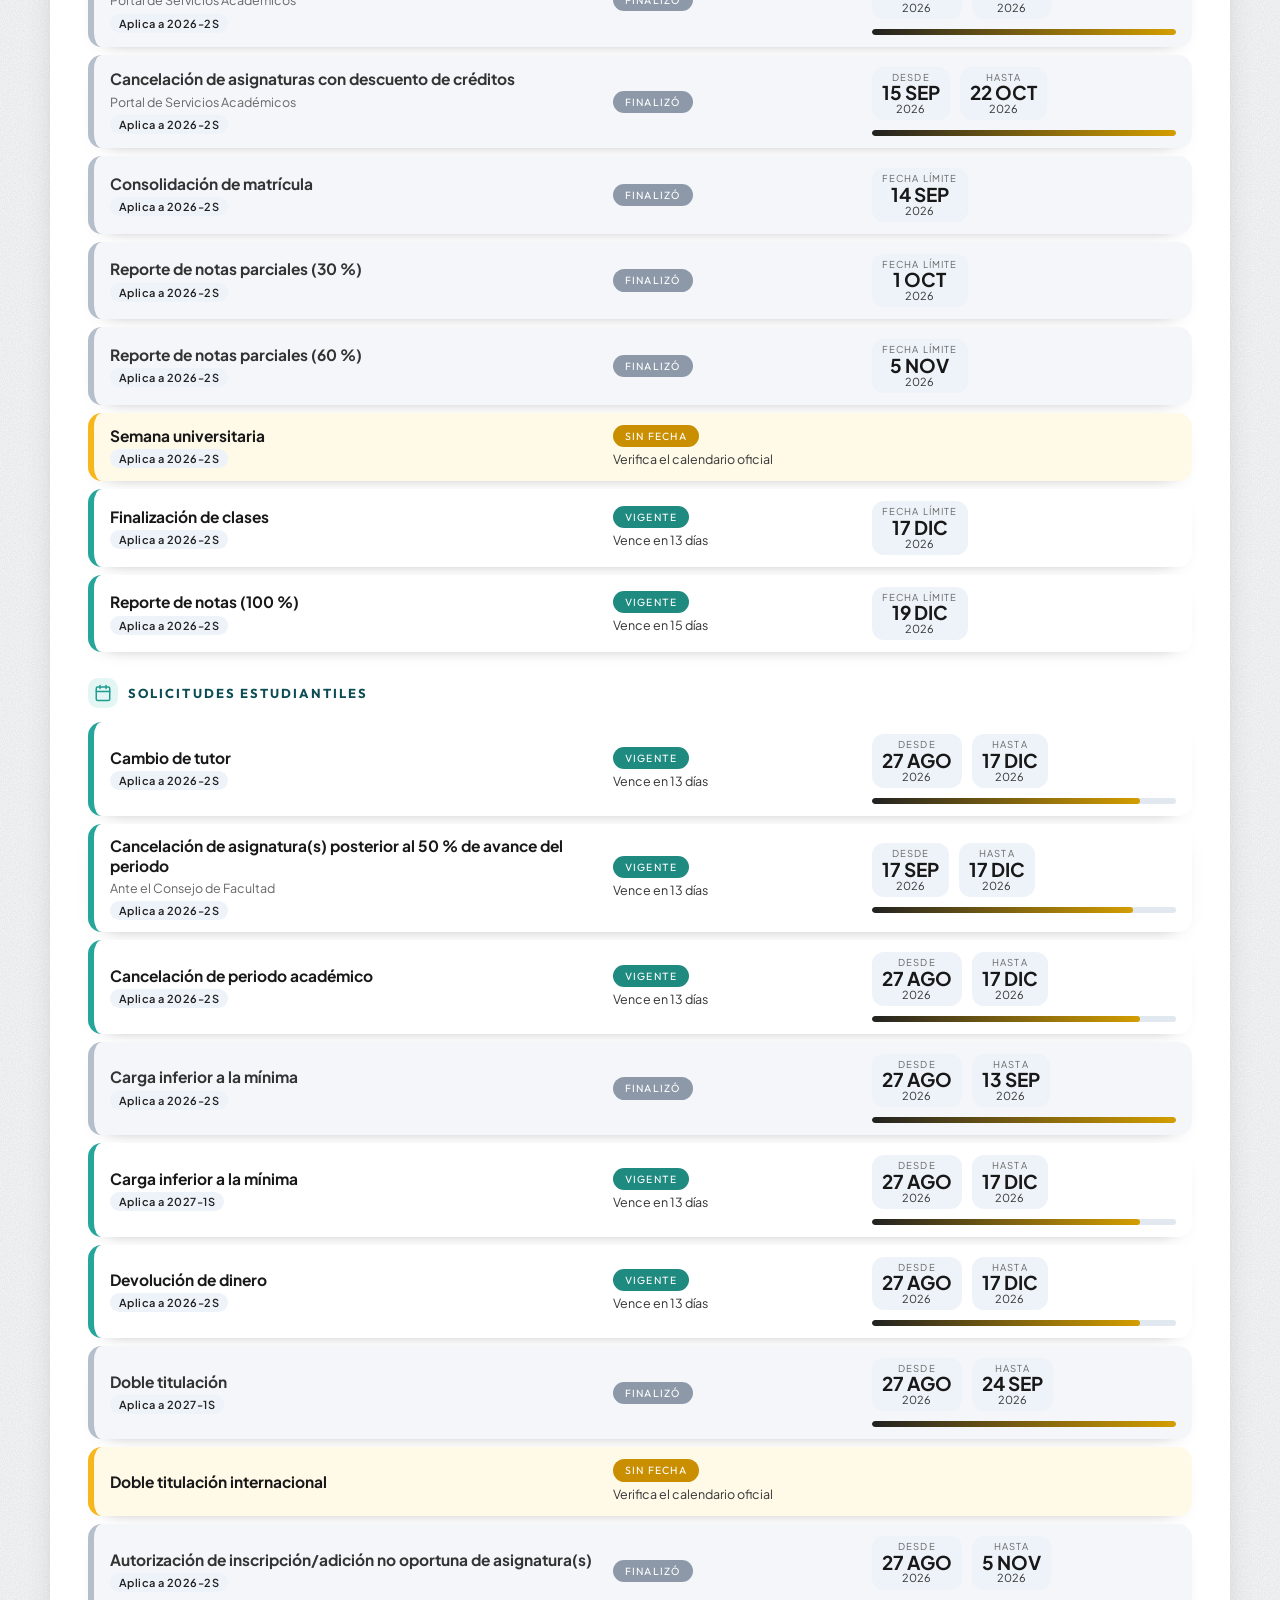
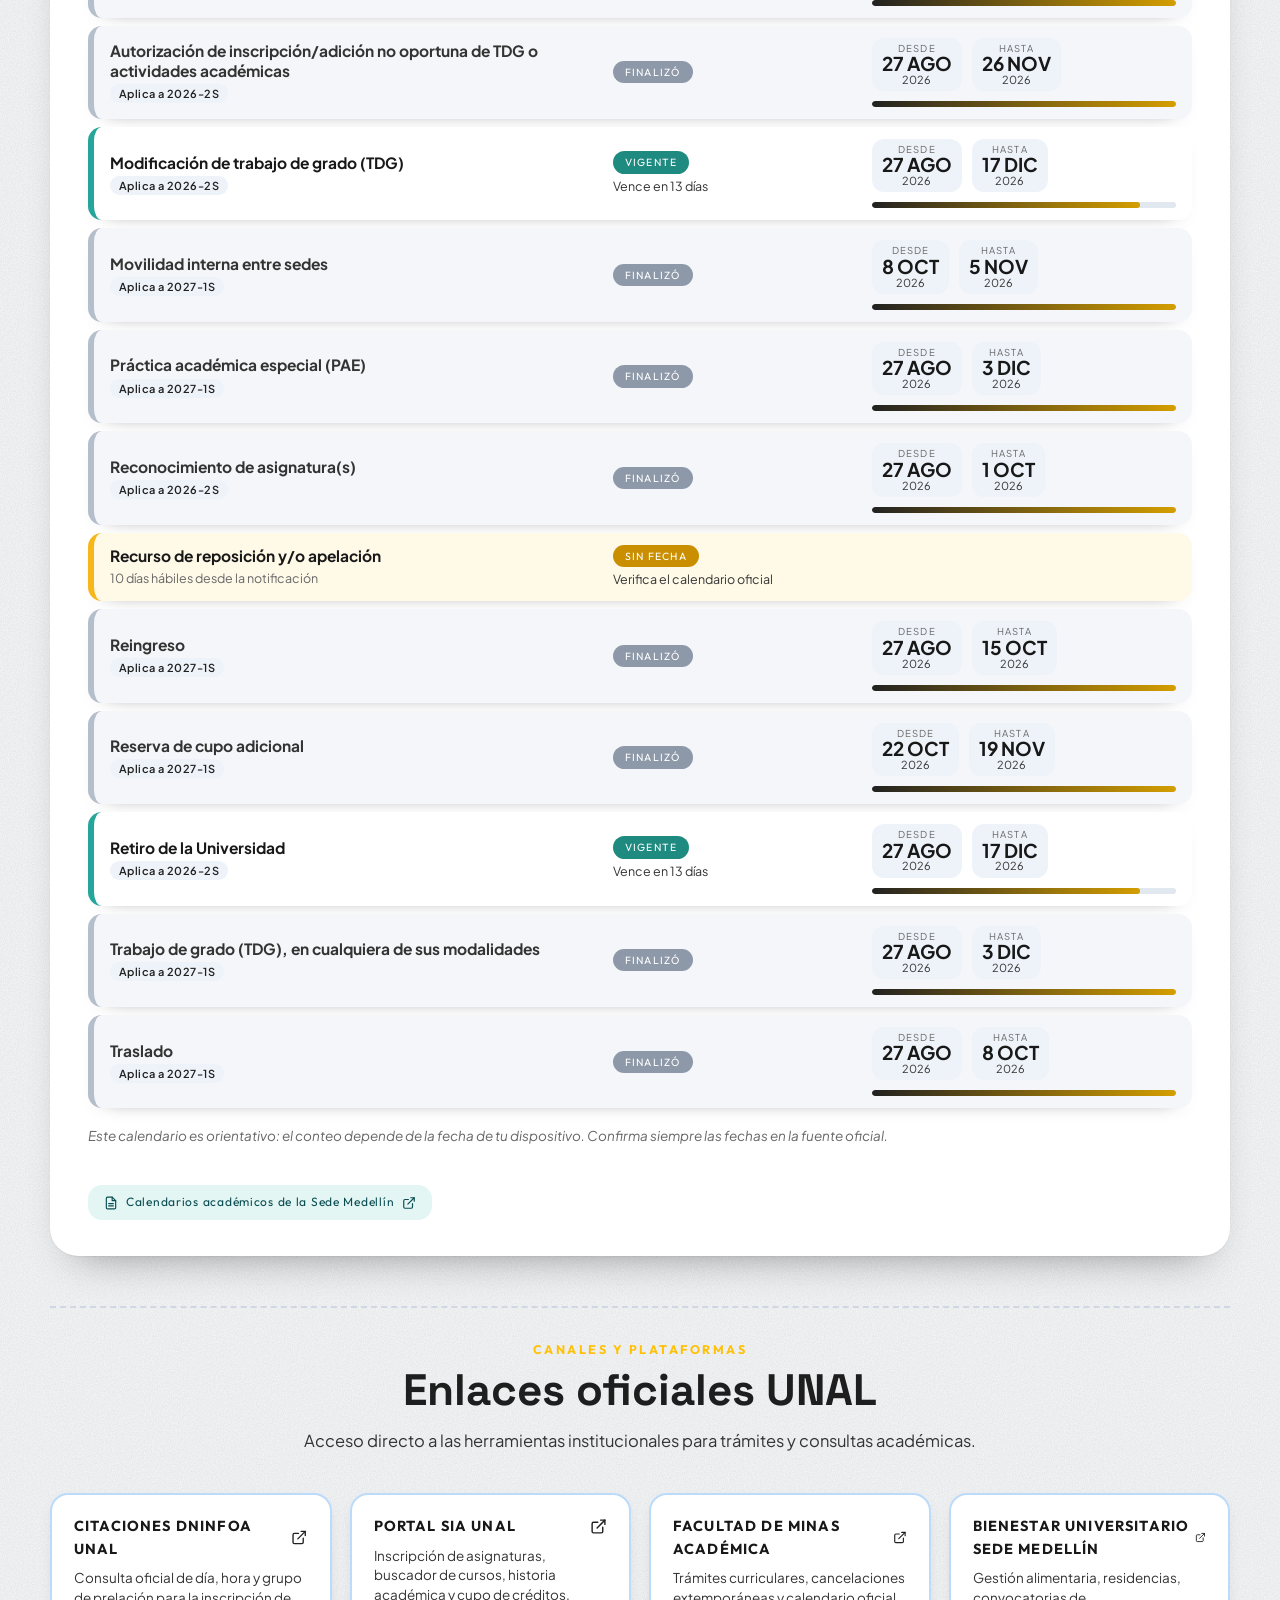
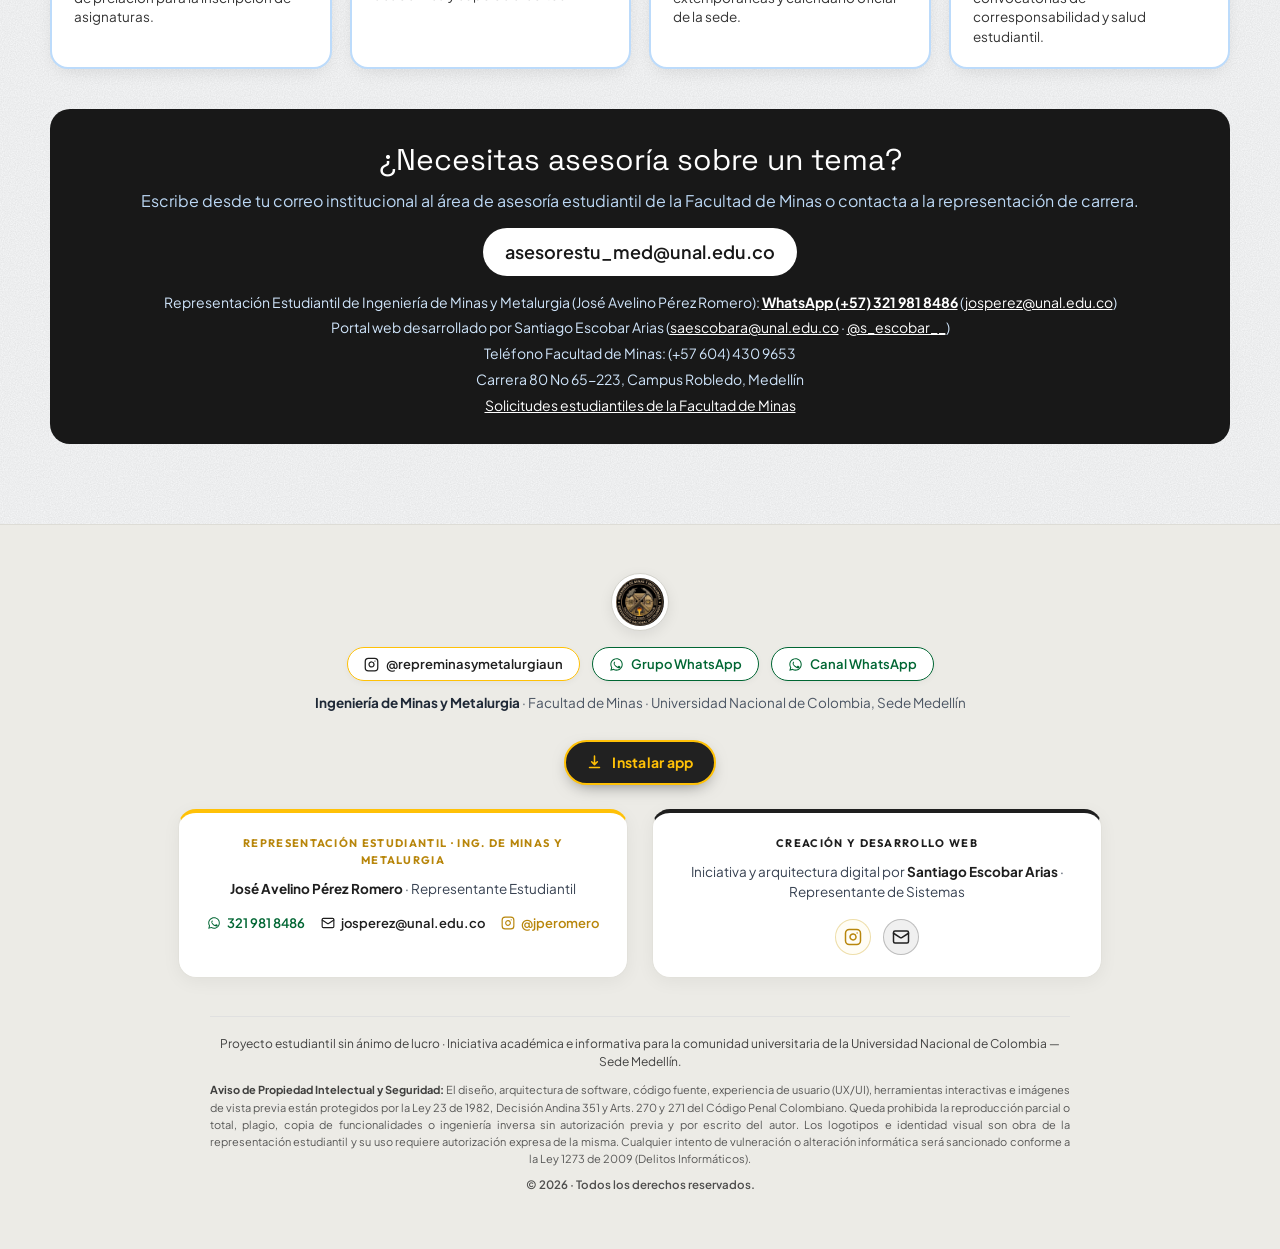
<file: info.html>
<!--
  ==========================================================================
  PORTAL DIGITAL OFICIAL · INGENIERÍA DE MINAS Y METALURGIA
  UNIVERSIDAD NACIONAL DE COLOMBIA · FACULTAD DE MINAS (SEDE MEDELLÍN)

  Diseño, arquitectura de software y desarrollo realizado por:
  SANTIAGO ESCOBAR ARIAS
  Representante Estudiantil de Ingeniería de Sistemas
  Contacto: saescobara@unal.edu.co | Instagram: @s_escobar__

  © 2026 Santiago Escobar Arias. Todos los derechos reservados.
  Obra protegida por la Ley 23 de 1982 (Colombia) y la Decisión 351 (CAN).
  Queda prohibida su clonación, plagio o remoción de créditos de autoría.
  ==========================================================================
-->
<!doctype html>
<html lang="es">
<head>
  <!-- METADATOS DE AUTORÍA Y PROPIEDAD INTELECTUAL -->
  <meta name="author" content="Santiago Escobar Arias · Representante Estudiantil de Ingeniería de Sistemas">
  <meta name="creator" content="Santiago Escobar Arias">
  <meta name="publisher" content="Santiago Escobar Arias · Facultad de Minas, UNAL Medellín">
  <meta name="copyright" content="© 2026 Santiago Escobar Arias. Todos los derechos reservados.">
  <meta property="article:author" content="Santiago Escobar Arias">
  <meta property="og:site_name" content="Ingeniería de Minas y Metalurgia · UNAL Medellín">
  <script type="application/ld+json">
  {
    "@context": "https://schema.org",
    "@type": "WebApplication",
    "name": "Portal Ingeniería de Minas y Metalurgia - UNAL Medellín",
    "author": {
      "@type": "Person",
      "name": "Santiago Escobar Arias",
      "jobTitle": "Representante Estudiantil de Ingeniería de Sistemas",
      "email": "saescobara@unal.edu.co",
      "affiliation": {
        "@type": "EducationalOrganization",
        "name": "Universidad Nacional de Colombia · Facultad de Minas"
      }
    },
    "copyrightHolder": {
      "@type": "Person",
      "name": "Santiago Escobar Arias"
    },
    "copyrightYear": "2026"
  }
  </script>

  <meta charset="utf-8">
  <meta name="viewport" content="width=device-width, initial-scale=1">
  <title>Información General y Guía Estudiantil · Ingeniería de Minas y Metalurgia UNAL Medellín</title>
  <meta name="description" content="Guía académica esencial para estudiantes de Ingeniería de Minas y Metalurgia (Facultad de Minas, UNAL Medellín): P.A.P.A., bolsa de créditos (180+90), horas de corresponsabilidad, citas SIA, simulador y preguntas frecuentes.">
  <link rel="icon" type="image/png" href="img/favicon.png">
  <link rel="manifest" href="manifest.webmanifest">
  <meta name="theme-color" content="#181818">
  <link rel="apple-touch-icon" href="img/app/apple-touch-icon.png">
  <meta name="apple-mobile-web-app-capable" content="yes">
  <meta name="apple-mobile-web-app-title" content="Minas UNAL">
  <link rel="preconnect" href="https://fonts.googleapis.com">
  <link rel="preconnect" href="https://fonts.gstatic.com" crossorigin>
  <link rel="stylesheet" href="https://fonts.googleapis.com/css2?family=Space+Grotesk:wght@500;600;700&family=Outfit:wght@400;500;600;700;800;900&family=Plus+Jakarta+Sans:ital,wght@0,400;0,500;0,600;0,700;0,800;1,400;1,600&family=JetBrains+Mono:wght@500;700&display=swap">
  <link rel="stylesheet" href="css/base.css">
  <link rel="stylesheet" href="css/info.css">
  <link rel="stylesheet" href="css/sofia.css">
  <script src="js/sofia.js" defer></script>
</head>
<body data-pagina="info">

  <div id="barra"></div>

  <!-- PORTADA -->
  <section class="portada portada--corta foto foto--panoramica">
    <div class="contenedor portada__contenido">
      <div class="portada__logo-wrap">
        <img class="portada__logo" src="img/logo-minas.png" alt="Logo de Ingeniería de Minas y Metalurgia · Facultad de Minas" width="115" height="115">
      </div>
      <p class="portada__lugar">Guía Académica y Vida Estudiantil · Facultad de Minas</p>
      <h1 class="portada__titulo">
        <span class="portada__antetitulo">Información</span>
        <span class="letras-varsity" data-texto="General">General</span>
      </h1>
      <p class="portada__texto">El ABC indispensable de la UNAL: qué es el P.A.P.A. y cómo calcularlo, cómo cuidar tu bolsa de créditos, cómo pagar tus horas de corresponsabilidad y respuestas a las dudas más frecuentes.</p>
      <ul class="portada__cifras" id="info-cifras" aria-label="Cifras clave del estudiante UNAL"></ul>
    </div>
  </section>

  <main>
    <section class="seccion info" aria-label="Módulo de Información General">
      <div class="contenedor">

        <!-- BUSCADOR PRINCIPAL Y FILTRO RÁPIDO -->
        <div class="info-buscador-wrap">
          <div class="info-buscador">
            <svg class="info-buscador__icono" viewBox="0 0 24 24" fill="none" stroke="currentColor" stroke-width="2.2" stroke-linecap="round" stroke-linejoin="round" aria-hidden="true"><circle cx="11" cy="11" r="8"/><line x1="21" y1="21" x2="16.65" y2="16.65"/></svg>
            <input type="search" id="input-busqueda" class="info-buscador__input" placeholder="Buscar tema, concepto o pregunta (ej. PAPA, bolsa, corresponsabilidad, 3.0, SIA, cancelar)..." aria-label="Buscar en la guía estudiantil" autocomplete="off">
            <button type="button" id="btn-limpiar-busqueda" class="info-buscador__limpiar" aria-label="Limpiar búsqueda" hidden>
              <svg viewBox="0 0 24 24" fill="none" stroke="currentColor" stroke-width="2" stroke-linecap="round" stroke-linejoin="round" aria-hidden="true"><line x1="18" y1="6" x2="6" y2="18"/><line x1="6" y1="6" x2="18" y2="18"/></svg>
            </button>
          </div>
          <div id="resultado-conteo" class="info-buscador__conteo" aria-live="polite"></div>
        </div>

        <!-- SELECTOR DE CATEGORÍAS (TABS) -->
        <nav class="info-tabs" aria-label="Categorías de información">
          <ul id="contenedor-tabs" class="info-tabs__lista"></ul>
        </nav>

        <!-- CONTENIDO DINÁMICO PRINCIPAL -->
        <div id="info-contenido" class="info-contenido">
          <p class="cargando">Cargando información general…</p>
        </div>

        <!-- SECCIÓN DE ENLACES OFICIALES -->
        <div class="info-enlaces-seccion" id="info-enlaces-seccion">
          <div class="seccion-titulo">
            <p class="seccion-titulo__antetitulo">Canales y Plataformas</p>
            <h2>Enlaces oficiales UNAL</h2>
            <p class="seccion-titulo__intro">Acceso directo a las herramientas institucionales para trámites y consultas académicas.</p>
          </div>
          <div id="contenedor-enlaces" class="info-enlaces-rejilla"></div>
        </div>

        <!-- ASESORÍA -->
        <aside class="info-asesoria" id="info-asesoria" aria-label="Asesoría estudiantil"></aside>

      </div>
    </section>
  </main>

  <div id="pie"></div>

  <script src="js/comun.js"></script>
  <script src="js/instalar.js"></script>
  <script src="js/info.js"></script>
</body>
</html>
</file>
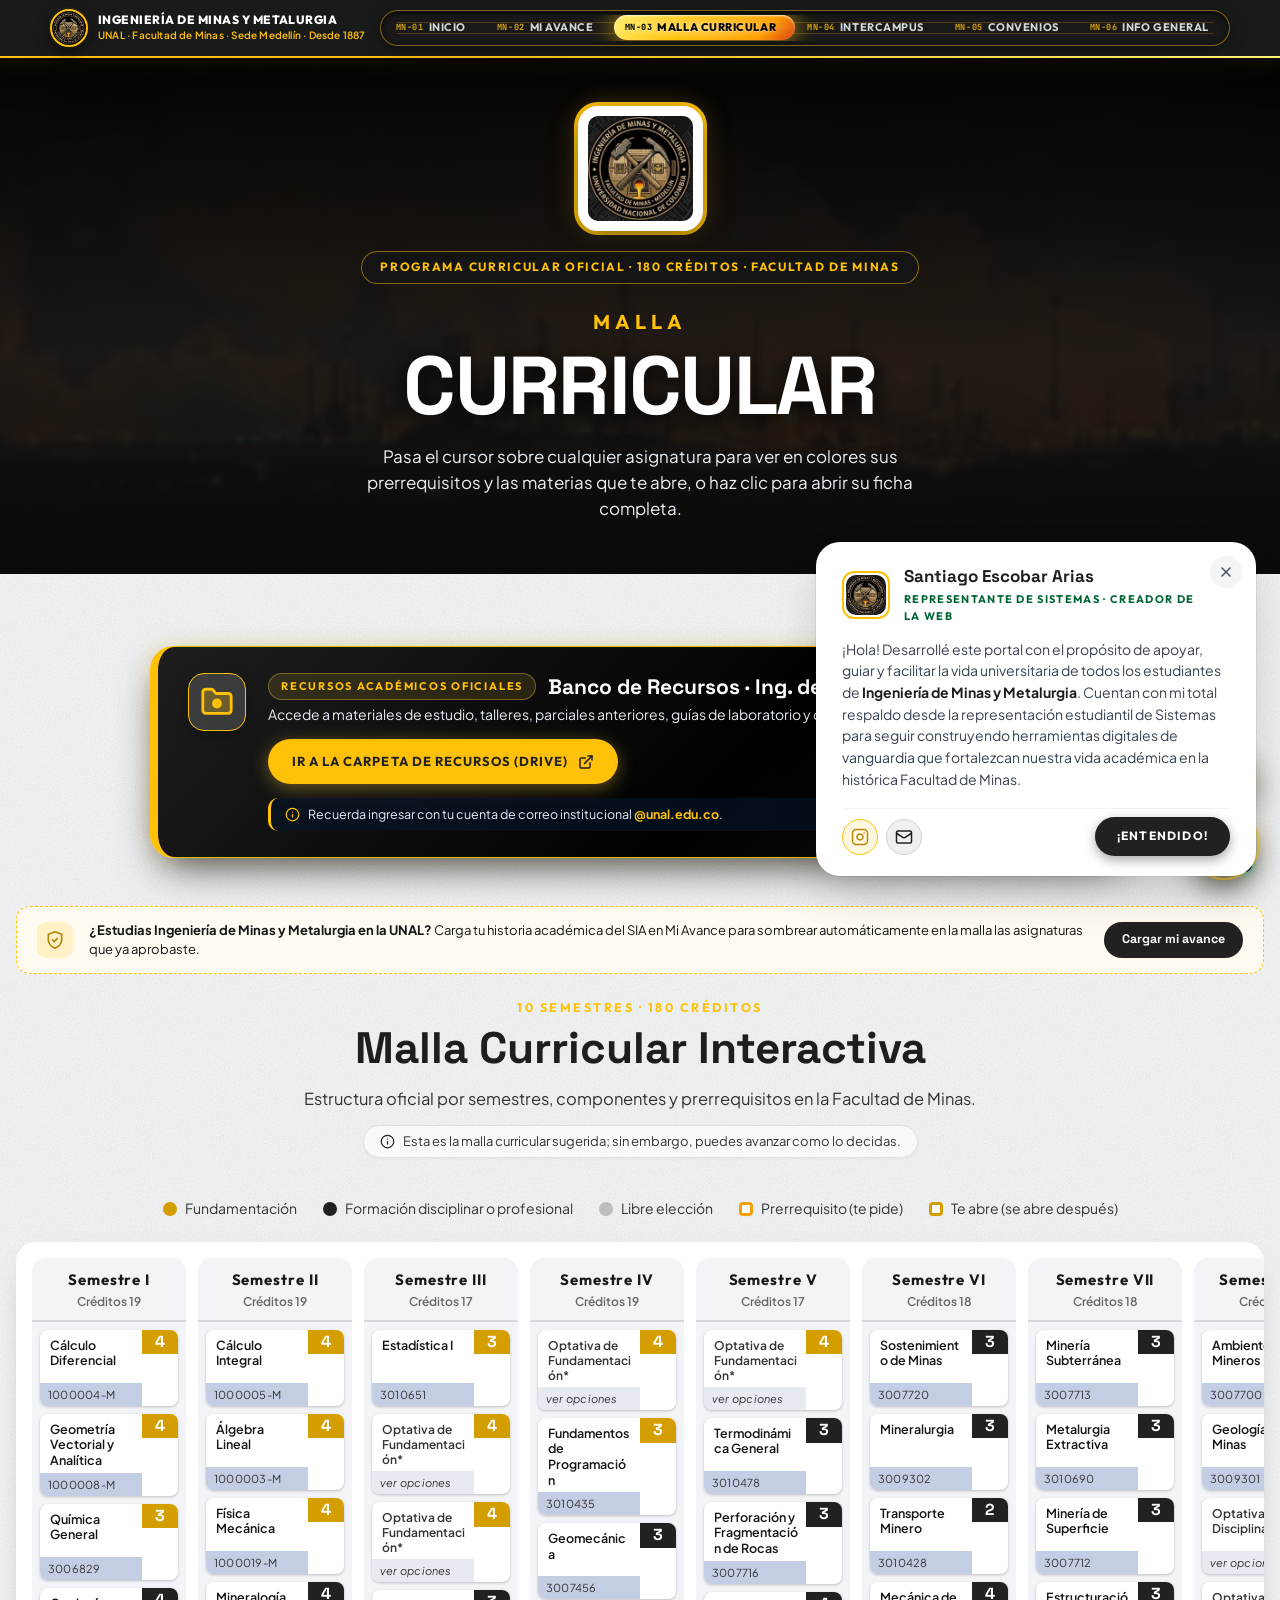
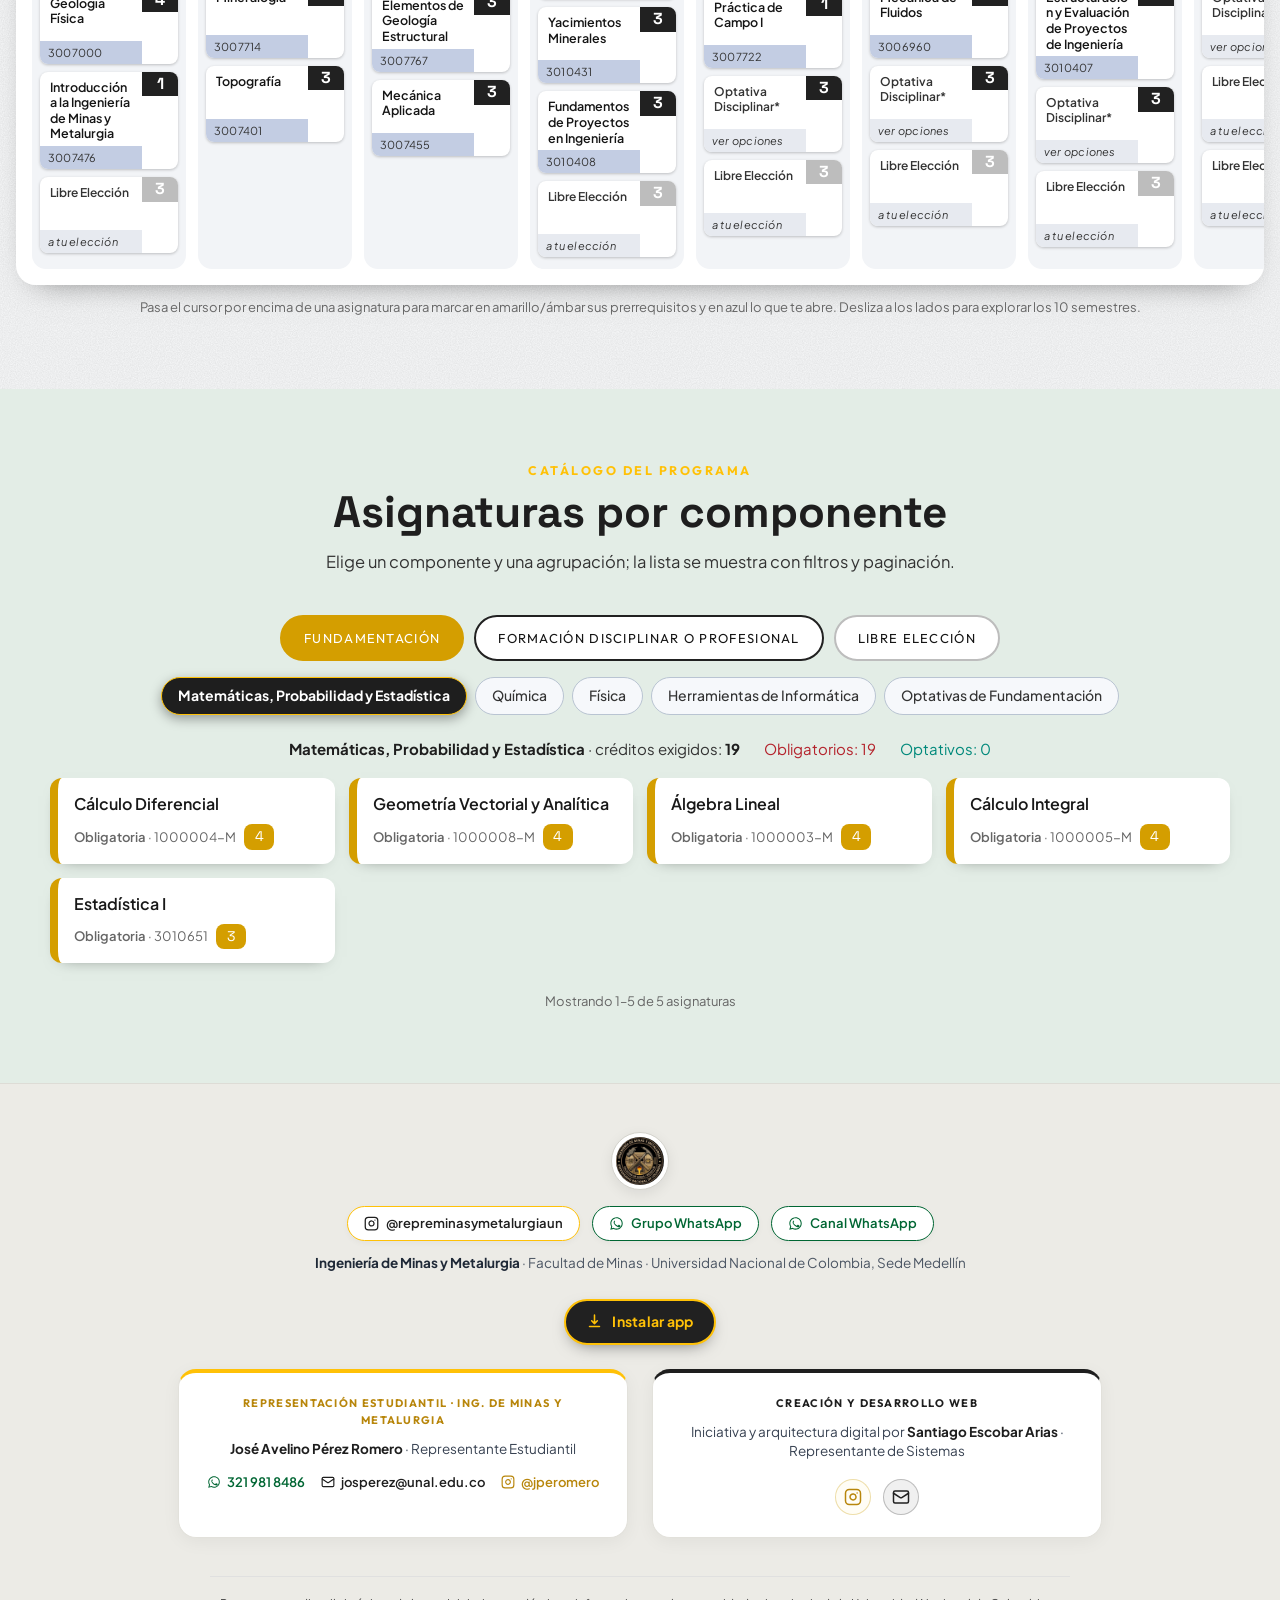
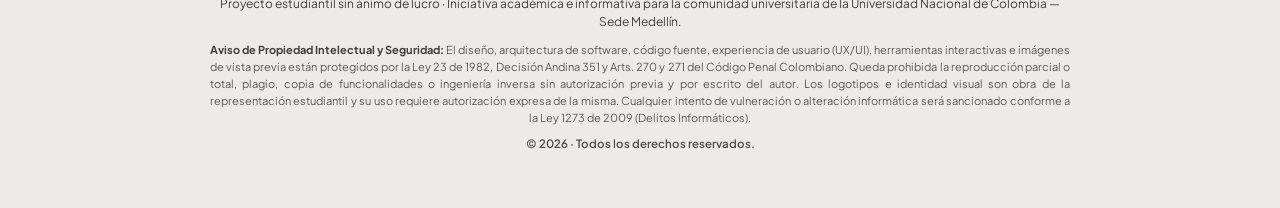
<file: malla.html>
<!--
  ==========================================================================
  PORTAL DIGITAL OFICIAL · INGENIERÍA DE MINAS Y METALURGIA
  UNIVERSIDAD NACIONAL DE COLOMBIA · FACULTAD DE MINAS (SEDE MEDELLÍN)

  Diseño, arquitectura de software y desarrollo realizado por:
  SANTIAGO ESCOBAR ARIAS
  Representante Estudiantil de Ingeniería de Sistemas
  Contacto: saescobara@unal.edu.co | Instagram: @s_escobar__

  © 2026 Santiago Escobar Arias. Todos los derechos reservados.
  Obra protegida por la Ley 23 de 1982 (Colombia) y la Decisión 351 (CAN).
  Queda prohibida su clonación, plagio o remoción de créditos de autoría.
  ==========================================================================
-->
<!doctype html>
<html lang="es">
<head>
  <!-- METADATOS DE AUTORÍA Y PROPIEDAD INTELECTUAL -->
  <meta name="author" content="Santiago Escobar Arias · Representante Estudiantil de Ingeniería de Sistemas">
  <meta name="creator" content="Santiago Escobar Arias">
  <meta name="publisher" content="Santiago Escobar Arias · Facultad de Minas, UNAL Medellín">
  <meta name="copyright" content="© 2026 Santiago Escobar Arias. Todos los derechos reservados.">
  <meta property="article:author" content="Santiago Escobar Arias">
  <meta property="og:site_name" content="Ingeniería de Minas y Metalurgia · UNAL Medellín">
  <script type="application/ld+json">
  {
    "@context": "https://schema.org",
    "@type": "WebApplication",
    "name": "Portal Ingeniería de Minas y Metalurgia - UNAL Medellín",
    "author": {
      "@type": "Person",
      "name": "Santiago Escobar Arias",
      "jobTitle": "Representante Estudiantil de Ingeniería de Sistemas",
      "email": "saescobara@unal.edu.co",
      "affiliation": {
        "@type": "EducationalOrganization",
        "name": "Universidad Nacional de Colombia · Facultad de Minas"
      }
    },
    "copyrightHolder": {
      "@type": "Person",
      "name": "Santiago Escobar Arias"
    },
    "copyrightYear": "2026"
  }
  </script>

  <meta charset="utf-8">
  <meta name="viewport" content="width=device-width, initial-scale=1">
  <title>Malla Curricular · Ingeniería de Minas y Metalurgia UNAL Medellín</title>
  <meta name="description" content="Malla curricular interactiva de Ingeniería de Minas y Metalurgia (Facultad de Minas, UNAL Sede Medellín): prerrequisitos interactivos, 180 créditos, agrupaciones y componentes de cada asignatura.">
  <link rel="icon" type="image/png" href="img/logo-minas.png">
  <link rel="manifest" href="manifest.webmanifest">
  <meta name="theme-color" content="#181818">
  <link rel="apple-touch-icon" href="img/app/apple-touch-icon.png">
  <meta name="apple-mobile-web-app-capable" content="yes">
  <meta name="apple-mobile-web-app-title" content="Minas UNAL">
  <link rel="preconnect" href="https://fonts.googleapis.com">
  <link rel="preconnect" href="https://fonts.gstatic.com" crossorigin>
  <link rel="stylesheet" href="https://fonts.googleapis.com/css2?family=Space+Grotesk:wght@500;600;700&family=Outfit:wght@400;500;600;700;800;900&family=Plus+Jakarta+Sans:ital,wght@0,400;0,500;0,600;0,700;0,800;1,400;1,600&family=JetBrains+Mono:wght@500;700&display=swap">
  <link rel="stylesheet" href="css/base.css">
  <link rel="stylesheet" href="css/malla.css">
  <link rel="stylesheet" href="css/sofia.css">
  <script src="js/sofia.js" defer></script>
</head>
<body data-pagina="malla">

  <div id="barra"></div>

  <!-- PORTADA -->
  <section class="portada portada--corta foto foto--panoramica">
    <div class="contenedor portada__contenido">
      <div class="portada__logo-wrap">
        <img class="portada__logo" src="img/logo-minas.png" alt="Logo de Ingeniería de Minas y Metalurgia · Facultad de Minas" width="115" height="115">
      </div>
      <p class="portada__lugar">Programa curricular oficial · 180 Créditos · Facultad de Minas</p>
      <h1 class="portada__titulo">
        <span class="portada__antetitulo">Malla</span>
        <span class="letras-varsity" data-texto="Curricular">Curricular</span>
      </h1>
      <p class="portada__texto">Pasa el cursor sobre cualquier asignatura para ver en colores sus prerrequisitos y las materias que te abre, o haz clic para abrir su ficha completa.</p>
    </div>
  </section>

  <main>

    <!-- MALLA INTERACTIVA -->
    <section class="seccion malla" id="malla" aria-labelledby="malla-titulo">
      <div class="contenedor contenedor--ancho">

        <!-- APARTADO CARPETA DE RECURSOS / DRIVE DE MINAS Y METALURGIA -->
        <aside class="malla-drive" aria-label="Recursos académicos y Banco de Materiales de Ingeniería de Minas y Metalurgia">
          <div class="malla-drive__contenido">
            <div class="malla-drive__icono-wrap" aria-hidden="true">
              <svg class="malla-drive__logo" viewBox="0 0 24 24" width="34" height="34" fill="none" stroke="currentColor" stroke-width="2" stroke-linecap="round" stroke-linejoin="round" aria-hidden="true" style="color: var(--oro-minero);">
                <path d="M4 20h16a2 2 0 0 0 2-2V8a2 2 0 0 0-2-2h-7.93a2 2 0 0 1-1.66-.9l-.82-1.2A2 2 0 0 0 7.93 3H4a2 2 0 0 0-2 2v13c0 1.1.9 2 2 2Z" fill="rgba(255, 193, 7, 0.25)"/>
                <circle cx="12" cy="13" r="2.5" fill="var(--oro-minero)"/>
              </svg>
            </div>

            <div class="malla-drive__cuerpo">
              <div class="malla-drive__texto">
                <div class="malla-drive__encabezado">
                  <span class="malla-drive__tag">Recursos Académicos Oficiales</span>
                  <h3 class="malla-drive__titulo">Banco de Recursos · Ing. de Minas y Metalurgia</h3>
                </div>
                <p class="malla-drive__desc">Accede a materiales de estudio, talleres, parciales anteriores, guías de laboratorio y documentos de apoyo de la carrera.</p>
              </div>

              <div class="malla-drive__fila-acciones">
                <a class="malla-drive__btn-principal" href="https://drive.google.com/drive/u/4/folders/1N2g1Db6bL1YUdycsTLm0p7Zhqoiruc4s" target="_blank" rel="noopener noreferrer">
                  <span>Ir a la Carpeta de Recursos (Drive)</span>
                  <svg viewBox="0 0 24 24" fill="none" stroke="currentColor" stroke-width="2.3" stroke-linecap="round" stroke-linejoin="round" width="16" height="16" aria-hidden="true">
                    <path d="M18 13v6a2 2 0 0 1-2 2H5a2 2 0 0 1-2-2V8a2 2 0 0 1 2-2h6"/>
                    <polyline points="15 3 21 3 21 9"/>
                    <line x1="10" y1="14" x2="21" y2="3"/>
                  </svg>
                </a>
              </div>

              <div class="malla-drive__nota">
                <svg viewBox="0 0 24 24" fill="none" stroke="currentColor" stroke-width="2" stroke-linecap="round" stroke-linejoin="round" width="15" height="15" aria-hidden="true">
                  <circle cx="12" cy="12" r="10"/>
                  <line x1="12" y1="16" x2="12" y2="12"/>
                  <line x1="12" y1="8" x2="12.01" y2="8"/>
                </svg>
                <span>Recuerda ingresar con tu cuenta de correo institucional <strong>@unal.edu.co</strong>.</span>
              </div>
            </div>
          </div>
        </aside>

        <!-- BARRA DE SESIÓN Y AVANCE PERSONALIZADO EN LA MALLA -->
        <div class="malla-sesion" id="malla-sesion" hidden>
          <div class="malla-sesion__info">
            <span class="malla-sesion__icono" aria-hidden="true">
              <svg viewBox="0 0 24 24" fill="none" stroke="currentColor" stroke-width="2.2" stroke-linecap="round" stroke-linejoin="round"><path d="M22 11.08V12a10 10 0 1 1-5.93-9.14"/><polyline points="22 4 12 14.01 9 11.01"/></svg>
            </span>
            <div class="malla-sesion__textos">
              <div class="malla-sesion__linea-superior">
                <span class="malla-sesion__etiqueta">Tu avance en la malla</span>
                <span class="malla-sesion__usuario" id="malla-usuario-nombre">Estudiante</span>
              </div>
              <p class="malla-sesion__resumen-texto" id="malla-resumen-texto">Cargando tu avance...</p>
            </div>
          </div>
          <div class="malla-sesion__acciones">
            <button type="button" class="malla-sesion__btn-toggle is-activo" id="btn-toggle-sombreado" aria-pressed="true" title="Activar o desactivar el sombreado de materias aprobadas">
              <span class="malla-sesion__btn-toggle-switch"></span>
              <span class="malla-sesion__btn-toggle-label">Sombrear aprobadas</span>
            </button>
            <a href="avance.html" class="malla-sesion__enlace-avance">
              <span>Mi Avance</span>
              <svg viewBox="0 0 24 24" fill="none" stroke="currentColor" stroke-width="2" width="14" height="14" aria-hidden="true"><polyline points="9 18 15 12 9 6"/></svg>
            </a>
          </div>
        </div>

        <!-- AVISO INFORMATIVO PARA INVITADOS SIN AVANCE CARGADO -->
        <aside class="malla-invitado" id="malla-invitado" hidden>
          <div class="malla-invitado__icono" aria-hidden="true">
            <svg viewBox="0 0 24 24" fill="none" stroke="currentColor" stroke-width="2" stroke-linecap="round" stroke-linejoin="round"><path d="M12 22s8-4 8-10V5l-8-3-8 3v7c0 6 8 10 8 10z"/><polyline points="9 12 11 14 15 10"/></svg>
          </div>
          <div class="malla-invitado__cuerpo">
            <p class="malla-invitado__texto"><strong>¿Estudias Ingeniería de Minas y Metalurgia en la UNAL?</strong> Carga tu historia académica del SIA en Mi Avance para sombrear automáticamente en la malla las asignaturas que ya aprobaste.</p>
          </div>
          <a href="avance.html" class="malla-invitado__btn">Cargar mi avance</a>
        </aside>


        <div class="seccion-titulo">
          <p class="seccion-titulo__antetitulo" id="malla-antetitulo">Programa Curricular · 180 Créditos</p>
          <h2 id="malla-titulo">Malla Curricular Interactiva</h2>
          <p class="seccion-titulo__intro">Estructura oficial por semestres, componentes y prerrequisitos en la Facultad de Minas.</p>
                  <p class="malla__aviso-sugerida">
            <svg viewBox="0 0 24 24" fill="none" stroke="currentColor" stroke-width="2" stroke-linecap="round" stroke-linejoin="round" width="15" height="15" aria-hidden="true"><circle cx="12" cy="12" r="10"/><path d="M12 16v-4"/><path d="M12 8h.01"/></svg>
            <span>Esta es la malla curricular sugerida; sin embargo, puedes avanzar como lo decidas.</span>
          </p>
        </div>

        <ul class="leyenda" id="leyenda" aria-label="Convenciones"></ul>

        <div class="malla__marco">
          <div id="malla-rejilla"><p class="cargando">Cargando malla…</p></div>
        </div>
        <p class="malla__ayuda">Pasa el cursor por encima de una asignatura para marcar en amarillo/ámbar sus prerrequisitos y en azul lo que te abre. Desliza a los lados para explorar los 10 semestres.</p>
      </div>
    </section>

    <!-- ASIGNATURAS POR COMPONENTE (paginadas) -->
    <section class="seccion asignaturas" id="asignaturas" aria-labelledby="asignaturas-titulo">
      <div class="contenedor">
        <div class="seccion-titulo">
          <p class="seccion-titulo__antetitulo">Catálogo del programa</p>
          <h2 id="asignaturas-titulo">Asignaturas por componente</h2>
          <p class="seccion-titulo__intro">Elige un componente y una agrupación; la lista se muestra con filtros y paginación.</p>
        </div>

        <div class="pestanas" id="pestanas" role="tablist" aria-label="Componentes"></div>
        <div class="agrupaciones" id="agrupaciones" aria-label="Agrupaciones del componente"></div>
        <div id="resumen-agrupacion"></div>
        <ul class="catalogo" id="catalogo"></ul>
        <nav class="paginacion" id="paginacion" aria-label="Paginación de asignaturas"></nav>
      </div>
    </section>

  </main>

  <!-- DETALLE DE LA ASIGNATURA SELECCIONADA -->
  <aside class="detalle" id="detalle" role="region" aria-label="Detalle de la asignatura" aria-live="polite" hidden></aside>

  <div id="pie"></div>

  <script src="js/comun.js"></script>
  <script src="js/instalar.js"></script>
  <script src="js/avance-lector.js"></script>
  <script src="js/malla.js"></script>
</body>
</html>
</file>
<file: css/base.css>
/**
 * PLATAFORMA DIGITAL · INGENIERÍA DE MINAS Y METALURGIA (UNAL MEDELLÍN)
 * Diseño y Estilos por: Santiago Escobar Arias · Representante de Sistemas
 * © 2026 Santiago Escobar Arias. Todos los derechos reservados.
 * Obra protegida por la Ley 23 de 1982 y Decisión 351 (CAN).
 */
/* =========================================================
   INGENIERÍA DE MINAS Y METALURGIA · UNAL MEDELLÍN — ESTILOS COMUNES
   Los usan todas las páginas (módulos).
   1. Variables y base
   2. Fondos con fotos
   3. Barra superior y navegación
   4. Portada
   5. Títulos de sección y mensajes
   6. Pie (Diseño con dos tarjetas oficiales)
   7. Mensaje flotante de bienvenida (Diseño modal oficial)
   ========================================================= */


/* ---------- 1. Variables y base ---------- */

:root {
  /* Paleta Oficial Ingeniería de Minas y Metalurgia */
  --negro-absoluto: #000000;       /* Base / Fondo ultra profundo */
  --oro-minero: #FFC107;           /* Acento estelar: Oro puro, veta mineral, crisol de fundición */
  --oro-suave: #FFECB3;            /* Tono suave: Crema oro / insignias e indicadores */
  --carbon-oscuro: #212121;        /* Secundario: Grafito / carbón industrial / roca encajante */
  --plata-acero: #BDBDBD;          /* Estructural: Acero metalúrgico / plata / bordes técnicos */
  --blanco-puro: #FFFFFF;          /* Máxima legibilidad y contraste limpio */

  /* Aliases para compatibilidad total con módulos y componentes */
  --azul-petroleo: #1e1e1e;        /* Adaptado al grafito carbón */
  --dorado-ambar: var(--oro-minero);
  --dorado-suave: var(--oro-suave);
  --negro-crudo: var(--carbon-oscuro);
  --verde-minas: #006633;          /* Institucional: Verde oficial Facultad de Minas */
  --gris-arena: #F8F9FA;
  --azul-acero: #2A2A2A;

  --azul-marino: #181818;
  --verde-bosque: #006633;
  --turquesa: var(--oro-minero);
  --lima-vibrante: var(--oro-minero);
  --lima-suave: var(--oro-suave);

  --color-primario: var(--carbon-oscuro);
  --color-acento: var(--oro-minero);
  --color-secundario: var(--negro-absoluto);
  --color-institucional: var(--verde-minas);

  --azul: #212121;
  --azul-oscuro: #0a0a0a;
  --azul-brillante: #D49E00;
  --papel: #F8F9FA;
  --tinta: #151515;
  --tinta-suave: #333333;
  --gris: #666666;
  --linea: #E0E0E0;

  /* Colores de los componentes de la malla */
  --fundamentacion: #D49E00;       /* Dorado Ámbar / Ciencias Básicas */
  --disciplinar: #212121;          /* Carbón Grafito / Profesional & Disciplinar */
  --libre: #757575;                /* Plata Oscura / Libre Elección */

  /* Tipografías modernas para Ingeniería de Minas y Metalurgia */
  --letra-titulo: 'Space Grotesk', 'Outfit', -apple-system, BlinkMacSystemFont, "Segoe UI", Roboto, sans-serif;
  --letra-universidad: 'Outfit', 'Space Grotesk', -apple-system, BlinkMacSystemFont, "Segoe UI", Roboto, sans-serif;
  --letra-texto: 'Plus Jakarta Sans', -apple-system, BlinkMacSystemFont, "Segoe UI", Roboto, sans-serif;
  --letra-codigo: 'JetBrains Mono', monospace;
  --letra-estrecha: 'Plus Jakarta Sans', -apple-system, BlinkMacSystemFont, "Segoe UI", Roboto, sans-serif;
}

*, *::before, *::after { box-sizing: border-box; }
[hidden] { display: none !important; }

html {
  scroll-behavior: smooth;
  overflow-x: hidden;
  max-width: 100vw;
}

body {
  margin: 0;
  font-family: var(--letra-texto);
  line-height: 1.55;
  color: var(--tinta);
  background: url(../img/textura.svg), var(--papel);
  overflow-x: hidden;
  max-width: 100vw;
}

h1, h2, h3, h4, p { margin: 0; }
svg { display: block; }
button { font: inherit; color: inherit; cursor: pointer; }
a { color: var(--azul-brillante); }

.contenedor {
  width: min(1180px, 100% - 32px);
  margin-inline: auto;
}

.solo-lectores {
  position: absolute;
  width: 1px; height: 1px;
  overflow: hidden;
  clip-path: inset(50%);
  white-space: nowrap;
}

@keyframes aparecer {
  from { opacity: 0; transform: translateY(8px); }
  to { opacity: 1; transform: none; }
}


/* ---------- 2. Fondos con fotos de la Facultad de Minas / Entorno Energético ---------- */

.foto {
  position: relative;
  isolation: isolate;
  overflow: hidden;
  background-color: var(--azul-petroleo);
}
.foto::before,
.foto::after {
  content: '';
  position: absolute;
  z-index: -1;
}
.foto::before {
  inset: -14px;
  background-size: cover;
  background-position: center;
  filter: blur(2px);
}
.foto::after {
  inset: 0;
  background: linear-gradient(180deg, rgba(0, 0, 0, 0.94) 0%, rgba(20, 20, 20, 0.88) 58%, rgba(10, 10, 10, 0.96) 100%);
}
.foto--entrada::before { background-image: url(../img/campus-entrada.jpg); }
.foto--panoramica::before,
.foto--edificio::before { background-image: url(../img/campus-edificio.jpg); }


/* ---------- 3. Barra superior y navegación ---------- */

.barra {
  position: sticky;
  top: 0;
  z-index: 100;
  background: rgba(14, 14, 14, 0.95);
  backdrop-filter: blur(20px);
  -webkit-backdrop-filter: blur(20px);
  border-bottom: 2px solid var(--oro-minero);
  box-shadow: 0 14px 40px -10px rgba(0, 0, 0, 0.95), 0 0 24px rgba(255, 193, 7, 0.18);
  transition: background .2s ease, box-shadow .2s ease;
}

/* Línea de riel minero / veta de oro incandescente en el borde inferior */
.barra::after {
  content: '';
  position: absolute;
  bottom: -2px;
  left: 0;
  right: 0;
  height: 2px;
  background: linear-gradient(90deg, 
    transparent 0%, 
    rgba(255, 193, 7, 0.2) 15%, 
    #FFF176 50%, 
    rgba(255, 193, 7, 0.2) 85%, 
    transparent 100%);
  background-size: 200% 100%;
  animation: vetaMineraFlow 5s linear infinite;
  pointer-events: none;
}

@keyframes vetaMineraFlow {
  0% { background-position: 100% 0; }
  100% { background-position: -100% 0; }
}

.barra__contenido {
  display: flex;
  align-items: center;
  justify-content: space-between;
  gap: 14px;
  min-height: 56px;
}

.barra__marca {
  display: flex;
  align-items: center;
  gap: 10px;
  color: #fff;
  text-decoration: none;
  flex-shrink: 0;
  transition: transform .2s ease;
}

.barra__marca:hover {
  transform: translateY(-1px);
}

.barra__escudo {
  width: 38px;
  height: 38px;
  flex: none;
  display: flex;
  align-items: center;
  justify-content: center;
  position: relative;
}

.barra__escudo-halo {
  position: absolute;
  inset: -3px;
  border-radius: 50%;
  background: radial-gradient(circle, rgba(255, 193, 7, 0.65) 0%, transparent 72%);
  opacity: 0.6;
  animation: haloMinero 3s ease-in-out infinite alternate;
  pointer-events: none;
}

@keyframes haloMinero {
  0% { transform: scale(0.95); opacity: 0.35; }
  100% { transform: scale(1.15); opacity: 0.85; }
}

.barra__escudo-img {
  width: 38px;
  height: 38px;
  border-radius: 50%;
  object-fit: cover;
  padding: 1px;
  border: 2px solid var(--oro-minero);
  background: #000000;
  display: block;
  box-shadow: 0 4px 14px rgba(0, 0, 0, 0.7);
  position: relative;
  z-index: 1;
}

.barra__texto {
  display: flex;
  flex-direction: column;
}

.barra__carrera-nombre {
  font-family: var(--letra-universidad);
  font-size: 12px;
  font-weight: 800;
  line-height: 1.15;
  letter-spacing: .04em;
  text-transform: uppercase;
  color: #ffffff;
  white-space: nowrap;
}

.barra__carrera-facultad {
  font-family: var(--letra-texto);
  font-size: 10px;
  letter-spacing: .02em;
  color: var(--oro-minero);
  font-weight: 600;
  margin-top: 1px;
  white-space: nowrap;
}

/* =========================================================
   MENÚ DE NAVEGACIÓN: RIEL MINERO Y CRISOL DE METAL FUNDIDO
   ========================================================= */

.nav-minero {
  position: relative;
  display: inline-flex;
  align-items: center;
  background: rgba(26, 26, 26, 0.9);
  border: 1.5px solid rgba(255, 193, 7, 0.45);
  border-radius: 999px;
  padding: 3px;
  box-shadow: inset 0 2px 8px rgba(0, 0, 0, 0.7), 0 4px 16px rgba(0, 0, 0, 0.45);
  isolation: isolate;
  flex-shrink: 0;
}

/* Riel metálico interno */
.nav-minero__riel {
  position: absolute;
  inset: 4px;
  border-radius: 999px;
  pointer-events: none;
  overflow: hidden;
  z-index: 1;
}

.nav-minero__linea-riel {
  position: absolute;
  left: 12px;
  right: 12px;
  height: 1px;
  background: rgba(255, 193, 7, 0.22);
  pointer-events: none;
}
.nav-minero__linea-riel.linea--sup { top: 7px; }
.nav-minero__linea-riel.linea--inf { bottom: 7px; }

/* Crisol de fundición / Oro líquido que se desplaza */
.nav-minero__crisol-slider {
  position: absolute;
  top: 0;
  bottom: 0;
  left: 0;
  width: 0;
  border-radius: 999px;
  background: linear-gradient(135deg, #FFF176 0%, #FFC107 40%, #FFA000 80%, #D84315 100%);
  box-shadow: 0 0 24px rgba(255, 193, 7, 0.85), inset 0 1px 2px rgba(255, 255, 255, 0.8);
  pointer-events: none;
  transform-origin: center;
  will-change: left, width, transform;
}

/* Estado de fundición en tránsito (colada continua con chispas) */
.nav-minero__crisol-slider.is-fundiendo {
  background: linear-gradient(90deg, 
    #D84315 0%, 
    #FFA000 20%, 
    #FFF9C4 50%, 
    #FFC107 80%, 
    #D84315 100%);
  background-size: 200% 100%;
  animation: coladaSurge .4s linear infinite;
  box-shadow: 0 0 32px rgba(255, 193, 7, 1), inset 0 0 10px rgba(255, 255, 255, 0.95);
}

@keyframes coladaSurge {
  0% { background-position: 100% 0; }
  100% { background-position: -100% 0; }
}

.crisol-slider__metal-fundido {
  position: absolute;
  inset: 0;
  border-radius: 999px;
  background: radial-gradient(ellipse at 50% 50%, rgba(255, 255, 255, 0.5) 0%, transparent 70%);
  opacity: 0.8;
}

.crisol-slider__gota {
  position: absolute;
  right: -3px;
  top: 50%;
  transform: translateY(-50%);
  width: 7px;
  height: 7px;
  border-radius: 50%;
  background: #FFF9C4;
  box-shadow: 0 0 10px #FFC107;
  opacity: 0;
  transition: opacity .2s;
}

.nav-minero__crisol-slider.is-fundiendo .crisol-slider__gota {
  opacity: 1;
}

/* Estaciones del menú */
.nav-minero__estaciones {
  position: relative;
  z-index: 2;
  display: flex;
  align-items: center;
  gap: 2px;
}

.nav-estacion {
  position: relative;
  display: inline-flex;
  align-items: center;
  gap: 5px;
  padding: 5px 12px;
  border-radius: 999px;
  text-decoration: none;
  font-family: var(--letra-universidad);
  font-size: 11px;
  font-weight: 700;
  letter-spacing: .05em;
  text-transform: uppercase;
  color: #CFD8DC;
  background: transparent;
  border: none;
  white-space: nowrap;
  cursor: pointer;
  transition: color .2s ease;
  user-select: none;
}

.nav-estacion__cod {
  font-family: var(--letra-codigo);
  font-size: 8.5px;
  color: var(--oro-minero);
  opacity: 0.85;
  transition: color .2s, opacity .2s;
}

.nav-estacion:hover {
  color: #FFF176;
}

.nav-estacion:hover .nav-estacion__cod {
  opacity: 1;
  color: #FFF176;
}

/* Pestaña activa: iluminada en contraste absoluto sobre el oro líquido */
.nav-estacion.is-activa {
  color: #000000 !important;
  font-weight: 800;
  text-shadow: 0 1px 0 rgba(255, 255, 255, 0.3);
}

.nav-estacion.is-activa .nav-estacion__cod {
  color: #000000 !important;
  opacity: 0.95;
  font-weight: 800;
}

.nav-estacion:focus-visible {
  outline: 2px solid var(--oro-minero);
  outline-offset: 2px;
}

/* Efecto de chispas de forja al hacer clic */
.chispas-forja-wrap {
  position: fixed;
  pointer-events: none;
  z-index: 9999;
  width: 1px;
  height: 1px;
}

.chispa-metal {
  position: absolute;
  width: 4px;
  height: 4px;
  border-radius: 50%;
  background: #FFF59D;
  box-shadow: 0 0 8px #FFC107;
  animation: volarChispa var(--dur) cubic-bezier(0.1, 0.8, 0.3, 1) forwards;
}

@keyframes volarChispa {
  0% { transform: translate(0, 0) scale(1.4); opacity: 1; }
  100% { transform: translate(var(--tx), var(--ty)) scale(0.2); opacity: 0; }
}

/* Botón menú móvil (oculto en pantallas grandes) */
.barra__boton-menu {
  display: none;
  align-items: center;
  gap: 8px;
  padding: 8px 14px;
  border-radius: 999px;
  border: 1.5px solid rgba(212, 175, 55, 0.4);
  background: rgba(255, 255, 255, 0.08);
  color: #fff;
  font-family: var(--letra-universidad);
  font-size: 12px;
  letter-spacing: .1em;
  text-transform: uppercase;
  font-weight: 600;
  transition: background .15s, border-color .15s, color .15s, transform .1s;
}
.barra__boton-menu:hover {
  background: rgba(255, 255, 255, 0.2);
  border-color: #fff;
}
.barra__boton-menu:active {
  transform: scale(0.97);
}
.barra__boton-menu:focus-visible {
  outline: 3px solid var(--dorado-ambar);
  outline-offset: 2px;
}
.barra__icono {
  width: 18px;
  height: 18px;
  display: flex;
  align-items: center;
  justify-content: center;
}
.barra__icono svg {
  width: 18px;
  height: 18px;
}
.barra__icono--cerrar {
  display: none;
}

/* Estado abierto en la barra */
.barra.is-menu-abierto .barra__boton-menu {
  background: #fff;
  color: var(--azul-petroleo);
  border-color: var(--dorado-ambar);
}
.barra.is-menu-abierto .barra__icono--abrir {
  display: none;
}
.barra.is-menu-abierto .barra__icono--cerrar {
  display: flex;
}


/* ---------- 4. Portada ---------- */

.portada__contenido {
  display: flex;
  flex-direction: column;
  align-items: center;
  text-align: center;
  padding: 72px 0 80px;
}
.portada--corta .portada__contenido { padding: 48px 0 52px; }

.portada__lugar {
  display: inline-flex;
  align-items: center;
  gap: 8px;
  padding: 6px 18px;
  border-radius: 999px;
  background: rgba(22, 22, 22, 0.85);
  border: 1.5px solid rgba(255, 193, 7, 0.5);
  color: var(--dorado-ambar);
  font-family: var(--letra-universidad);
  font-size: 12px;
  font-weight: 700;
  letter-spacing: .14em;
  text-transform: uppercase;
  margin-bottom: 16px;
  backdrop-filter: blur(8px);
}
.portada__titulo { margin-top: 6px; }
.portada__antetitulo {
  display: block;
  font-family: var(--letra-universidad);
  font-size: clamp(14px, 2.2vw, 20px);
  letter-spacing: .25em;
  text-transform: uppercase;
  color: var(--dorado-ambar);
  font-weight: 700;
  margin-bottom: 6px;
}

/* Tipografía de portada moderna para Minas y Metalurgia */
.letras-varsity {
  position: relative;
  display: inline-block;
  font-family: var(--letra-titulo);
  font-weight: 800;
  font-size: clamp(32px, 8.5vw, 98px);
  line-height: 1.05;
  letter-spacing: -0.02em;
  text-transform: uppercase;
  color: #ffffff;
  text-shadow: 0 4px 22px rgba(0, 0, 0, 0.9);
}
.portada--corta .letras-varsity { font-size: clamp(28px, 7vw, 82px); }
.letras-varsity--sub {
  display: block;
  margin-top: 4px;
  font-size: clamp(44px, 8.5vw, 92px);
  letter-spacing: -0.01em;
  background: linear-gradient(135deg, #FFECB3 0%, #FFC107 50%, #D49E00 100%);
  -webkit-background-clip: text;
  -webkit-text-fill-color: transparent;
  filter: drop-shadow(0 4px 18px rgba(0, 0, 0, 0.8));
}
.letras-varsity::before {
  display: none;
}

.portada__logo-wrap {
  margin-bottom: 20px;
}
.portada__logo {
  width: 125px;
  height: 125px;
  border-radius: 20px;
  object-fit: contain;
  padding: 6px;
  border: 4px solid #fff;
  box-shadow: 0 10px 30px rgba(0, 0, 0, .45), 0 0 0 4px var(--dorado-ambar), 0 0 24px rgba(212, 175, 55, 0.35);
  background: #fff;
  display: block;
  margin: 0 auto;
  transition: transform .25s ease;
}
.portada__logo:hover {
  transform: scale(1.05);
}

.portada__subtitulo {
  margin-top: 14px;
  font-family: var(--letra-titulo);
  font-size: clamp(24px, 4.2vw, 44px);
  letter-spacing: .02em;
  text-transform: uppercase;
  font-weight: 700;
  color: #fff;
}
.portada__texto {
  max-width: 620px;
  margin-top: 14px;
  font-size: 17px;
  color: #eaf0f8;
}

.portada__cifras {
  display: flex;
  flex-wrap: wrap;
  justify-content: center;
  margin: 36px 0 0;
  padding: 4px;
  list-style: none;
  border: 1.5px solid rgba(255, 193, 7, .4);
  border-radius: 24px;
  background: rgba(22, 22, 22, .92);
  backdrop-filter: blur(10px);
  box-shadow: 0 14px 34px -10px rgba(0,0,0,0.45);
}
.portada__cifras li {
  display: flex;
  flex-direction: column;
  align-items: center;
  justify-content: center;
  min-width: 130px;
  padding: 12px 24px;
  font-family: var(--letra-titulo);
  font-weight: 700;
  font-size: 26px;
  line-height: 1.1;
  letter-spacing: .02em;
  text-transform: uppercase;
  color: var(--dorado-ambar);
}
.portada__cifras li + li { border-left: 1px solid rgba(255, 255, 255, .25); }
.portada__cifras small {
  margin-top: 3px;
  font-family: var(--letra-texto);
  font-weight: 600;
  font-size: 12px;
  letter-spacing: .02em;
  text-transform: none;
  color: #FBF4D8;
}

.portada__boton {
  display: inline-flex;
  align-items: center;
  gap: 12px;
  height: 54px;
  margin-top: 28px;
  padding: 0 28px;
  border-radius: 999px;
  background: var(--dorado-ambar);
  color: var(--negro-crudo);
  font-family: var(--letra-universidad);
  font-weight: 700;
  font-size: 14.5px;
  letter-spacing: .08em;
  text-transform: uppercase;
  text-decoration: none;
  box-shadow: 0 8px 24px -4px rgba(255, 193, 7, .5), 0 0 0 3px rgba(0, 0, 0, 0.4);
  transition: transform .15s, background .15s, box-shadow .15s;
}
.portada__boton:hover {
  transform: translateY(-2px);
  background: #f7e8a4;
  box-shadow: 0 12px 28px -4px rgba(212, 175, 55, .65), 0 0 0 3px var(--dorado-ambar);
}
.portada__boton svg { width: 18px; height: 18px; color: var(--negro-crudo); }

.portada__acciones {
  display: flex;
  flex-wrap: wrap;
  align-items: center;
  justify-content: center;
  gap: 16px;
  margin-top: 28px;
}
.portada__acciones .portada__boton {
  margin-top: 0;
}
.portada__boton--secundario {
  background: rgba(26, 26, 26, .92);
  color: #fff;
  border: 1.5px solid rgba(255, 193, 7, .5);
  box-shadow: 0 10px 24px -10px rgba(0, 0, 0, .5);
}
.portada__boton--secundario:hover {
  background: var(--azul-petroleo);
  border-color: var(--dorado-ambar);
  color: #fff;
  box-shadow: 0 12px 26px -8px rgba(212, 175, 55, .4);
}
.portada__boton--secundario svg {
  color: var(--dorado-ambar);
}


/* ---------- 5. Títulos de sección y mensajes ---------- */

.seccion { padding: 72px 0; }

.seccion-titulo {
  max-width: 680px;
  margin: 0 auto 40px;
  text-align: center;
}
.seccion-titulo__antetitulo {
  font-family: var(--letra-universidad);
  font-size: 12.5px;
  font-weight: 700;
  letter-spacing: .2em;
  text-transform: uppercase;
  color: var(--dorado-ambar);
}
.seccion-titulo h2 {
  margin-top: 6px;
  font-family: var(--letra-titulo);
  font-weight: 700;
  font-size: clamp(30px, 4.5vw, 44px);
  line-height: 1.15;
  color: var(--azul-petroleo);
  -webkit-text-stroke: 0;
  filter: none;
}
.seccion-titulo__intro { margin-top: 12px; font-size: 16.5px; color: var(--tinta-suave); }

.aviso {
  max-width: 560px;
  margin: 40px auto;
  padding: 22px 24px;
  border: 2px dashed var(--dorado-ambar);
  border-radius: 18px;
  background: #fff;
  text-align: center;
  color: var(--tinta-suave);
}
.aviso strong { color: var(--azul-petroleo); }
.aviso code {
  padding: 2px 6px;
  border-radius: 6px;
  background: #eef3f9;
  font-size: 14px;
}

.cargando {
  padding: 48px 0;
  text-align: center;
  font-family: var(--letra-universidad);
  letter-spacing: .2em;
  text-transform: uppercase;
  font-size: 13px;
  color: var(--gris);
}


/* ---------- 6. Pie de Página (Idéntico al diseño con 2 tarjetas) ---------- */

.pie {
  background: #ecebe6;
  border-top: 1px solid #dddcd6;
  padding: 48px 16px 56px;
  display: flex;
  flex-direction: column;
  align-items: center;
  gap: 24px;
}

.pie__marca-central {
  display: flex;
  flex-direction: column;
  align-items: center;
  text-align: center;
  gap: 12px;
  max-width: 680px;
  margin: 0 auto;
}

.pie__escudo {
  width: 58px;
  height: 58px;
  display: flex;
  align-items: center;
  justify-content: center;
  margin-bottom: 2px;
}

.pie__escudo-img {
  width: 58px;
  height: 58px;
  border-radius: 50%;
  object-fit: contain;
  background: #ffffff;
  padding: 4px;
  border: 1px solid #d4d3cc;
  box-shadow: 0 4px 14px rgba(0, 0, 0, 0.08);
  display: block;
}

.pie__pildoras-carrera {
  display: inline-flex;
  align-items: center;
  justify-content: center;
  gap: 12px;
  flex-wrap: wrap;
  margin-top: 2px;
}

.pie__pildora {
  display: inline-flex;
  align-items: center;
  gap: 7px;
  padding: 6px 16px;
  border-radius: 999px;
  background: #ffffff;
  border: 1px solid #dfded8;
  font-size: 13px;
  font-weight: 600;
  text-decoration: none;
  box-shadow: 0 2px 6px rgba(0, 0, 0, 0.04);
  transition: transform .15s, border-color .15s, box-shadow .15s;
}

.pie__pildora:hover {
  transform: translateY(-1px);
  box-shadow: 0 4px 12px rgba(0, 0, 0, 0.08);
}

.pie__pildora--ig {
  color: var(--azul-petroleo);
  border-color: var(--dorado-ambar);
}
.pie__pildora--ig:hover {
  background: rgba(212, 175, 55, 0.1);
  border-color: var(--azul-petroleo);
}

.pie__pildora--wpp {
  color: var(--verde-minas);
  border-color: var(--verde-minas);
}
.pie__pildora--wpp:hover {
  background: rgba(0, 102, 51, 0.08);
  border-color: var(--verde-minas);
}

.pie__pildora--drive {
  color: var(--azul-petroleo);
  border-color: var(--dorado-ambar);
}
.pie__pildora--drive:hover {
  background: rgba(212, 175, 55, 0.12);
  border-color: var(--azul-petroleo);
}

.pie__titulo-carrera {
  font-size: 13.5px;
  color: #4b5563;
  line-height: 1.5;
  margin: 0;
}

.pie__titulo-carrera strong {
  color: #1f2937;
  font-weight: 700;
}

/* Rejilla de dos tarjetas */
.pie__tarjetas-grid {
  display: grid;
  grid-template-columns: repeat(2, minmax(320px, 450px));
  justify-content: center;
  gap: 24px;
  width: min(940px, 100%);
  margin: 0 auto;
}

.pie__tarjeta {
  background: #ffffff;
  border-radius: 18px;
  padding: 22px 24px;
  box-shadow: 0 4px 18px rgba(0, 0, 0, 0.05);
  border: 1px solid #e2e1db;
  text-align: center;
  display: flex;
  flex-direction: column;
  align-items: center;
  gap: 10px;
  position: relative;
  overflow: hidden;
}

.pie__tarjeta--representacion {
  border-top: 4px solid var(--dorado-ambar);
}

.pie__tarjeta--desarrollo {
  border-top: 4px solid var(--azul-petroleo);
}

.pie__tarjeta-sub {
  font-family: var(--letra-universidad);
  font-size: 11px;
  font-weight: 700;
  letter-spacing: .12em;
  text-transform: uppercase;
}

.pie__tarjeta--representacion .pie__tarjeta-sub {
  color: #B8860B;
}

.pie__tarjeta--desarrollo .pie__tarjeta-sub {
  color: var(--azul-petroleo);
}

.pie__tarjeta-nombre {
  font-size: 13.5px;
  line-height: 1.45;
  color: #374151;
  margin: 0;
}

.pie__tarjeta-nombre strong {
  color: var(--azul-petroleo);
  font-weight: 700;
}

.pie__tarjeta-enlaces {
  display: flex;
  align-items: center;
  justify-content: center;
  gap: 16px;
  flex-wrap: wrap;
  margin-top: 4px;
}

.pie__tarjeta-enlaces--segunda {
  margin-top: 0;
}

.pie__enlace-contacto {
  display: inline-flex;
  align-items: center;
  gap: 6px;
  font-size: 13px;
  text-decoration: none;
  font-weight: 600;
  transition: color .15s, transform .15s;
}

.pie__enlace-contacto:hover {
  transform: translateY(-1px);
}

.pie__enlace-contacto--wpp {
  color: var(--verde-minas);
}
.pie__enlace-contacto--wpp:hover {
  color: #0b8043;
}

.pie__enlace-contacto--correo {
  color: var(--azul-petroleo);
}
.pie__enlace-contacto--correo:hover {
  color: var(--dorado-ambar);
}

.pie__enlace-contacto--ig {
  color: #B8860B;
}
.pie__enlace-contacto--ig:hover {
  color: var(--azul-petroleo);
}

.pie__tarjeta-enlaces--iconos {
  gap: 12px;
  margin-top: 8px;
}

.pie__enlace-contacto--icono {
  width: 36px;
  height: 36px;
  border-radius: 50%;
  display: inline-flex;
  align-items: center;
  justify-content: center;
  background: #f8fafc;
  border: 1.5px solid #e2e8f0;
  transition: all .2s ease;
  padding: 0;
}

.pie__enlace-contacto--icono.pie__enlace-contacto--ig {
  color: #B8860B;
  border-color: rgba(212, 175, 55, 0.4);
  background: #fffdf5;
}

.pie__enlace-contacto--icono.pie__enlace-contacto--ig:hover {
  background: #B8860B;
  color: #ffffff;
  border-color: #B8860B;
  transform: translateY(-2px);
  box-shadow: 0 4px 12px rgba(184, 134, 11, 0.3);
}

.pie__enlace-contacto--icono.pie__enlace-contacto--correo {
  color: #212121;
  border-color: rgba(33, 33, 33, 0.25);
  background: #f0f0f0;
}

.pie__enlace-contacto--icono.pie__enlace-contacto--correo:hover {
  background: #212121;
  color: #ffffff;
  border-color: #212121;
  transform: translateY(-2px);
  box-shadow: 0 4px 12px rgba(0, 0, 0, 0.3);
}


/* ---------- 7. Mensaje flotante de bienvenida (Diseño modal oficial) ---------- */

.toast-autor {
  position: fixed;
  bottom: 24px;
  right: 24px;
  z-index: 9999;
  max-width: 440px;
  width: calc(100% - 32px);
  pointer-events: none;
  opacity: 0;
  transform: translateY(24px) scale(0.96);
  transition: opacity .35s cubic-bezier(0.16, 1, 0.3, 1), transform .35s cubic-bezier(0.16, 1, 0.3, 1);
}

.toast-autor.is-visible {
  pointer-events: auto;
  opacity: 1;
  transform: translateY(0) scale(1);
}

.toast-autor.is-hiding {
  opacity: 0;
  transform: translateY(16px) scale(0.95);
}

.toast-autor__tarjeta {
  background: #ffffff;
  border-radius: 24px;
  padding: 24px 26px 20px;
  box-shadow: 0 20px 48px -10px rgba(0, 0, 0, 0.22), 0 0 0 1px rgba(0, 0, 0, 0.06);
  display: flex;
  flex-direction: column;
  gap: 14px;
  position: relative;
}

.toast-autor__cerrar {
  position: absolute;
  top: 14px;
  right: 14px;
  width: 32px;
  height: 32px;
  border-radius: 50%;
  background: #f3f4f6;
  border: none;
  color: #4b5563;
  display: grid;
  place-items: center;
  cursor: pointer;
  transition: background .15s, color .15s, transform .1s;
}

.toast-autor__cerrar:hover {
  background: #e5e7eb;
  color: #111827;
  transform: scale(1.05);
}

.toast-autor__cabecera {
  display: flex;
  align-items: center;
  gap: 14px;
  padding-right: 32px;
}

.toast-autor__avatar {
  width: 48px;
  height: 48px;
  border-radius: 12px;
  border: 2px solid var(--dorado-ambar);
  padding: 2px;
  background: #ffffff;
  flex-shrink: 0;
  overflow: hidden;
}

.toast-autor__avatar-img {
  width: 100%;
  height: 100%;
  object-fit: contain;
  border-radius: 10px;
  display: block;
}

.toast-autor__titulos {
  display: flex;
  flex-direction: column;
  gap: 2px;
}

.toast-autor__nombre {
  font-family: var(--letra-titulo);
  font-size: 17px;
  font-weight: 700;
  color: var(--azul-petroleo);
  line-height: 1.2;
}

.toast-autor__cargo {
  font-family: var(--letra-universidad);
  font-size: 11px;
  font-weight: 700;
  letter-spacing: .12em;
  text-transform: uppercase;
  color: var(--verde-minas);
  margin-top: 2px;
}

.toast-autor__mensaje {
  font-size: 14px;
  line-height: 1.55;
  color: #374151;
  margin: 0;
}

.toast-autor__mensaje strong {
  color: var(--azul-petroleo);
  font-weight: 700;
}

.toast-autor__pildoras {
  display: flex;
  flex-wrap: wrap;
  gap: 8px;
  margin-top: 2px;
}

.toast-autor__pildora {
  display: inline-flex;
  align-items: center;
  gap: 6px;
  border-radius: 999px;
  padding: 6px 14px;
  font-size: 12.5px;
  font-weight: 600;
  text-decoration: none;
  transition: transform .15s, box-shadow .15s;
}

.toast-autor__pildora:hover {
  transform: translateY(-1px);
}

.toast-autor__pildora--wpp {
  background: #ecfdf5;
  border: 1px solid #a7f3d0;
  color: var(--verde-minas);
}

.toast-autor__pildora--ig {
  background: #fff8e1;
  border: 1px solid var(--dorado-ambar);
  color: #B8860B;
}

.toast-autor__pildora--correo {
  background: #f0f4f9;
  border: 1px solid #c7d8eb;
  color: var(--azul-petroleo);
}

.toast-autor__acciones {
  display: flex;
  align-items: center;
  justify-content: space-between;
  gap: 12px;
  margin-top: 4px;
  padding-top: 8px;
  border-top: 1px solid #f1f5f9;
}

.toast-autor__iconos {
  display: flex;
  align-items: center;
  gap: 8px;
}

.toast-autor__icono {
  width: 36px;
  height: 36px;
  border-radius: 50%;
  display: inline-flex;
  align-items: center;
  justify-content: center;
  text-decoration: none;
  transition: all .2s ease;
}

.toast-autor__icono--ig {
  background: #fff8e1;
  border: 1.5px solid var(--dorado-ambar);
  color: #B8860B;
}

.toast-autor__icono--ig:hover {
  background: #B8860B;
  color: #ffffff;
  transform: translateY(-2px);
  box-shadow: 0 4px 12px rgba(184, 134, 11, 0.3);
}

.toast-autor__icono--correo {
  background: #f0f0f0;
  border: 1.5px solid #d0d0d0;
  color: var(--carbon-oscuro);
}

.toast-autor__icono--correo:hover {
  background: var(--carbon-oscuro);
  color: #ffffff;
  transform: translateY(-2px);
  box-shadow: 0 4px 12px rgba(0, 0, 0, 0.3);
}

.toast-autor__btn-ok {
  background: var(--carbon-oscuro);
  color: #ffffff;
  border: none;
  border-radius: 999px;
  padding: 10px 22px;
  font-family: var(--letra-universidad);
  font-size: 12px;
  font-weight: 700;
  letter-spacing: .1em;
  text-transform: uppercase;
  cursor: pointer;
  width: fit-content;
  margin-top: 0;
  box-shadow: 0 4px 12px rgba(0, 0, 0, 0.35);
  transition: background .15s, transform .1s;
}

.toast-autor__btn-ok:hover {
  background: var(--dorado-ambar);
  color: var(--negro-crudo);
  transform: translateY(-1px);
}


/* ---------- Tablet y móvil ---------- */

@keyframes menuDesplegar {
  from {
    opacity: 0;
    transform: translateY(-8px);
  }
  to {
    opacity: 1;
    transform: translateY(0);
  }
}

@media (min-width: 981px) and (max-width: 1140px) {
  .nav-estacion {
    padding: 8px 12px;
    font-size: 11.5px;
    gap: 6px;
  }
}

@media (max-width: 980px) {
  .barra__contenido {
    min-height: 56px;
    padding-block: 8px;
    position: relative;
  }
  .barra__marca {
    max-width: calc(100% - 95px);
  }
  .barra__carrera-nombre {
    font-size: 11px;
    white-space: normal;
    line-height: 1.15;
  }
  .barra__carrera-facultad {
    font-size: 9.5px;
    white-space: nowrap;
    overflow: hidden;
    text-overflow: ellipsis;
    max-width: 220px;
  }
  .barra__boton-menu {
    display: inline-flex;
    flex-shrink: 0;
  }
  .nav-minero {
    display: none;
    position: absolute;
    top: 100%;
    left: 0;
    right: 0;
    background: rgba(18, 18, 18, 0.98);
    backdrop-filter: blur(20px);
    -webkit-backdrop-filter: blur(20px);
    border-radius: 0;
    border: none;
    border-bottom: 3.5px solid var(--oro-minero);
    box-shadow: 0 16px 36px -6px rgba(0, 0, 0, .85);
    padding: 16px;
    flex-direction: column;
    max-height: calc(100vh - 65px);
    overflow-y: auto;
    z-index: 100;
  }
  .barra.is-menu-abierto .nav-minero {
    display: flex;
    animation: menuDesplegar .2s ease-out;
  }
  .nav-minero__riel {
    display: none !important;
  }
  .nav-minero__estaciones {
    flex-direction: column;
    width: 100%;
    gap: 8px;
  }
  .nav-estacion {
    width: 100%;
    justify-content: flex-start;
    padding: 12px 18px;
    border-radius: 12px;
    background: rgba(255, 255, 255, 0.05);
    border: 1px solid rgba(255, 193, 7, 0.25);
    color: #fff;
    font-size: 13px;
  }
  .nav-estacion.is-activa {
    background: var(--oro-minero) !important;
    color: #000000 !important;
    border-color: #FFF3C4;
    font-weight: 800;
  }
  .nav-estacion.is-activa .nav-estacion__cod {
    color: #000000;
  }
}

@media (max-width: 720px) {
  .portada__contenido { padding: 48px 0 56px; }
  .portada__cifras li { min-width: 50%; }
  .portada__cifras li:nth-child(odd) { border-left: 0; }
  .portada__cifras li:nth-child(n + 3) { border-top: 1px solid rgba(255, 255, 255, .25); }
  .seccion { padding: 52px 0; }

  .pie__tarjetas-grid {
    grid-template-columns: 1fr;
  }
}

@media (max-width: 480px) {
  .toast-autor {
    bottom: 12px;
    right: 12px;
    left: 12px;
    width: auto;
    max-width: none;
  }
  .toast-autor__tarjeta {
    padding: 18px 18px 16px;
  }
  .toast-autor__acciones {
    flex-direction: column-reverse;
    gap: 12px;
  }
  .toast-autor__iconos {
    justify-content: center;
    width: 100%;
  }
  .toast-autor__btn-ok {
    text-align: center;
    width: 100%;
  }
  .barra__escudo,
  .barra__escudo-img {
    width: 34px;
    height: 34px;
  }
  .barra__carrera-nombre {
    font-size: 10px;
    line-height: 1.15;
    max-width: 165px;
  }
  .barra__carrera-facultad {
    display: none;
  }
  .barra__boton-menu {
    padding: 6px 10px;
    font-size: 11px;
    gap: 6px;
  }
}

/* ---------- Pie legal y derechos de autor ---------- */


/* ---------- Aviso Legal y Propiedad Intelectual ---------- */
.pie__legal {
  display: flex;
  flex-direction: column;
  align-items: center;
  gap: 10px;
  max-width: 860px;
  margin: 14px auto 0;
  padding-top: 18px;
  border-top: 1px solid var(--linea, rgba(0, 0, 0, 0.12));
  text-align: center;
}

.pie__legal-texto {
  font-family: var(--letra-texto, sans-serif);
  font-size: 12px;
  color: var(--tinta-suave, #555555);
  line-height: 1.5;
  margin: 0;
  opacity: 0.92;
}

.pie__legal-aviso {
  font-family: var(--letra-texto, sans-serif);
  font-size: 11px;
  color: var(--tinta-suave, #666666);
  line-height: 1.55;
  margin: 0;
  opacity: 0.8;
  text-align: justify;
  text-align-last: center;
}

.pie__legal-aviso strong {
  color: var(--tinta, #222222);
}

.pie__copyright {
  font-family: var(--letra-texto, sans-serif);
  font-size: 11.5px;
  font-weight: 600;
  color: var(--tinta-suave, #555555);
  line-height: 1.4;
  margin: 0;
  opacity: 0.85;
}

/* =========================================================
   Botón "Instalar app" y su ayuda
   ========================================================= */
.instalar-fila { display: flex; justify-content: center; margin-top: 14px; }
.instalar-fila--portada { justify-content: flex-start; margin: 18px 0 4px; }
.instalar-btn {
  display: inline-flex; align-items: center; gap: 9px;
  padding: 10px 20px; border: 2px solid var(--oro-minero); border-radius: 999px;
  background: var(--carbon-oscuro); color: var(--oro-minero);
  font-family: var(--letra-texto); font-size: 14px; font-weight: 700; letter-spacing: .02em;
  cursor: pointer; transition: background .15s, color .15s, transform .15s, box-shadow .15s;
  box-shadow: 0 6px 18px -8px rgba(0, 0, 0, .6);
}
.instalar-btn svg { width: 17px; height: 17px; flex: none; }
.instalar-btn:hover, .instalar-btn:focus-visible { background: var(--oro-minero); color: var(--carbon-oscuro); transform: translateY(-1px); }
.instalar-btn:focus-visible { outline: 3px solid var(--carbon-oscuro); outline-offset: 3px; }

.instalar-dialogo {
  width: min(92vw, 420px); padding: 22px 24px; border: 2px solid var(--oro-minero); border-radius: 14px;
  background: var(--carbon-oscuro); color: #e8eef7;
  box-shadow: 0 30px 80px -20px rgba(0, 0, 0, .7);
}
.instalar-dialogo::backdrop { background: rgba(0, 0, 0, .75); backdrop-filter: blur(3px); }
.instalar-dialogo__etiqueta { margin: 0 0 6px; font-size: 12px; font-weight: 600; letter-spacing: .1em; text-transform: uppercase; color: var(--oro-minero); }
.instalar-dialogo__titulo { margin: 0 0 12px; font-family: var(--letra-universidad); font-size: 22px; color: #fff; }
.instalar-dialogo__pasos { margin: 0 0 16px; padding-left: 22px; display: grid; gap: 8px; font-size: 15px; line-height: 1.5; }
.instalar-dialogo__pasos b { color: #fff; }
.instalar-dialogo__cerrar {
  width: 100%; padding: 11px; border: 2px solid var(--oro-minero); border-radius: 999px; background: transparent;
  color: var(--oro-minero); font-family: var(--letra-texto); font-size: 14px; font-weight: 700; cursor: pointer;
}
.instalar-dialogo__cerrar:hover, .instalar-dialogo__cerrar:focus-visible { background: var(--oro-minero); color: var(--carbon-oscuro); }
</file>
<file: css/inicio.css>
/**
 * PLATAFORMA DIGITAL · INGENIERÍA DE MINAS Y METALURGIA (UNAL MEDELLÍN)
 * Diseño y Estilos por: Santiago Escobar Arias · Representante de Sistemas
 * © 2026 Santiago Escobar Arias. Todos los derechos reservados.
 * Obra protegida por la Ley 23 de 1982 y Decisión 351 (CAN).
 */
/* =========================================================
   MÓDULO INICIO — INGENIERÍA DE MINAS Y METALURGIA
   1. Hero Landing 2-Columnas & Gemelo Digital 4.0
   2. Simulador Interactivo del Ciclo Minero-Metalúrgico
   3. El Programa (Ficha, Ejes Curriculares y Acreditación)
   4. Perfil del Egresado
   5. Capítulos Estudiantiles (SME & ARMA)
   ========================================================= */


/* ---------- 1. Hero Landing Minero (Distribución en 2 Columnas) ---------- */

.hero-minas,
.hero-petroleos {
  position: relative;
  background: radial-gradient(circle at 75% 25%, #262626 0%, #151515 45%, #050505 100%);
  overflow: hidden;
  padding: 56px 0 64px;
}

.hero-minas__ondas,
.hero-petroleos__ondas {
  position: absolute;
  bottom: 0;
  left: 0;
  right: 0;
  height: 140px;
  pointer-events: none;
  z-index: 1;
}

.hero-minas__svg-estratigrafia,
.hero-petroleos__svg-estratigrafia {
  width: 100%;
  height: 100%;
  display: block;
}

.hero-minas__grid,
.hero-petroleos__grid {
  display: grid;
  grid-template-columns: 1.15fr 0.95fr;
  gap: 40px;
  align-items: center;
  position: relative;
  z-index: 2;
}

.hero-minas__info,
.hero-petroleos__info {
  display: flex;
  flex-direction: column;
  align-items: flex-start;
  text-align: left;
}

.hero-minas__insignia,
.hero-petroleos__insignia {
  display: inline-flex;
  align-items: center;
  gap: 10px;
  padding: 7px 16px;
  border-radius: 999px;
  background: rgba(33, 33, 33, 0.9);
  border: 1.5px solid rgba(255, 193, 7, 0.55);
  color: #FFF176;
  font-family: var(--letra-universidad);
  font-size: 12px;
  font-weight: 700;
  letter-spacing: .12em;
  text-transform: uppercase;
  margin-bottom: 20px;
  backdrop-filter: blur(8px);
}

.hero-minas__icono-unal,
.hero-petroleos__icono-unal {
  display: flex;
  color: var(--oro-minero);
}

.hero-minas__snies-pill,
.hero-petroleos__snies-pill {
  padding: 2px 8px;
  border-radius: 999px;
  background: var(--oro-minero);
  color: #000000;
  font-size: 11px;
  font-weight: 800;
  margin-left: 4px;
}

.hero-minas__titulo,
.hero-petroleos__titulo {
  margin: 0 0 16px;
}

.hero-minas__antetitulo,
.hero-petroleos__antetitulo {
  display: block;
  font-family: var(--letra-universidad);
  font-size: clamp(13px, 1.8vw, 16px);
  letter-spacing: .25em;
  text-transform: uppercase;
  color: var(--oro-minero);
  font-weight: 700;
  margin-bottom: 8px;
}

.hero-minas__nombre-carrera,
.hero-petroleos__nombre-carrera {
  font-size: clamp(32px, 3.8vw, 50px);
  line-height: 1.08;
  display: block;
  letter-spacing: .02em;
  color: #ffffff;
}

.hero-minas__desc,
.hero-petroleos__desc {
  font-size: clamp(15px, 1.35vw, 17px);
  line-height: 1.65;
  color: #E0E0E0;
  max-width: 620px;
  margin-bottom: 28px;
}

/* Grilla de cifras clave directamente en el Hero */
.hero-minas__cifras,
.hero-petroleos__cifras {
  margin: 28px 0 0;
  padding: 0;
  display: grid;
  grid-template-columns: repeat(4, 1fr);
  gap: 12px;
  width: 100%;
  list-style: none;
}

.hero-minas__cifras li,
.hero-petroleos__cifras li {
  background: rgba(33, 33, 33, 0.85);
  backdrop-filter: blur(10px);
  border: 1.5px solid rgba(255, 193, 7, 0.4);
  border-radius: 14px;
  padding: 12px 14px;
  text-align: center;
  display: flex;
  flex-direction: column;
  justify-content: center;
  font-family: var(--letra-titulo);
  font-size: 18px;
  font-weight: 700;
  color: #FFF176;
  box-shadow: 0 8px 24px -6px rgba(0, 0, 0, 0.6);
  transition: transform .2s ease, border-color .2s ease;
}

.hero-minas__cifras li:hover,
.hero-petroleos__cifras li:hover {
  transform: translateY(-2px);
  border-color: var(--oro-minero);
}

.hero-minas__cifras li small,
.hero-petroleos__cifras li small {
  font-family: var(--letra-universidad);
  font-size: 10.5px;
  letter-spacing: .08em;
  text-transform: uppercase;
  color: #BDBDBD;
  font-weight: 600;
  margin-top: 3px;
}

/* =========================================================
   GEMELO DIGITAL 4.0: MINA Y PLANTA (HERO PRO VISUAL)
   ========================================================= */

.hero-minas__visual,
.hero-petroleos__visual {
  position: relative;
  width: 100%;
  perspective: 1200px;
}

.digital-twin-console {
  background: rgba(22, 22, 22, 0.94);
  backdrop-filter: blur(24px);
  -webkit-backdrop-filter: blur(24px);
  border: 1.5px solid rgba(255, 193, 7, 0.5);
  border-radius: 20px;
  box-shadow: 0 20px 48px -12px rgba(0, 0, 0, 0.9), 0 0 30px rgba(255, 193, 7, 0.15);
  overflow: hidden;
  transition: transform 0.25s ease-out, box-shadow 0.25s ease-out;
  transform-style: preserve-3d;
  max-width: 480px;
  margin-inline: auto 0;
}

.digital-twin-console:hover {
  border-color: rgba(255, 193, 7, 0.8);
  box-shadow: 0 26px 56px -10px rgba(0, 0, 0, 0.95), 0 0 38px rgba(255, 193, 7, 0.22);
}

.console-header {
  display: flex;
  align-items: center;
  justify-content: space-between;
  padding: 10px 16px;
  background: rgba(33, 33, 33, 0.9);
  border-bottom: 1px solid rgba(255, 193, 7, 0.3);
}

.console-header__radar {
  display: flex;
  align-items: center;
}

.console-title {
  font-family: var(--letra-codigo);
  font-size: 10px;
  font-weight: 700;
  letter-spacing: .08em;
  color: #FFF176;
}

.console-header__badge {
  display: inline-flex;
  align-items: center;
  font-family: var(--letra-codigo);
  font-size: 9.5px;
  font-weight: 700;
  color: #BDBDBD;
  background: rgba(255, 255, 255, 0.08);
  padding: 3px 10px;
  border-radius: 999px;
  border: 1px solid rgba(255, 193, 7, 0.25);
  letter-spacing: .06em;
}

/* Selector de régimen */
.console-switch {
  display: flex;
  gap: 6px;
  padding: 8px 14px;
  background: rgba(14, 14, 14, 0.85);
  border-bottom: 1px solid rgba(255, 193, 7, 0.25);
}

.console-switch__btn {
  flex: 1;
  display: inline-flex;
  align-items: center;
  justify-content: center;
  gap: 5px;
  padding: 6px 10px;
  border-radius: 999px;
  border: 1px solid rgba(255, 193, 7, 0.25);
  background: rgba(255, 255, 255, 0.04);
  color: #BDBDBD;
  font-family: var(--letra-universidad);
  font-size: 10.5px;
  font-weight: 700;
  letter-spacing: .08em;
  text-transform: uppercase;
  cursor: pointer;
  transition: all .2s ease;
}

.console-switch__btn:hover {
  color: #fff;
  border-color: rgba(255, 193, 7, 0.6);
  background: rgba(255, 255, 255, 0.08);
}

.console-switch__btn.is-active {
  background: linear-gradient(135deg, #FFF176 0%, #FFC107 55%, #FFA000 100%);
  color: #000000;
  border-color: #FFF9C4;
  font-weight: 800;
  box-shadow: 0 4px 14px rgba(255, 193, 7, 0.45);
}

/* Área de renderizado del lienzo Canvas 3D */
.console-canvas-wrap {
  position: relative;
  background: radial-gradient(circle at 50% 50%, #212121 0%, #151515 70%, #090909 100%);
  overflow: hidden;
  height: 215px;
  display: flex;
  align-items: center;
  justify-content: center;
}

#canvas-minas-digital,
#canvas-petro-digital {
  width: 100%;
  height: 100%;
  display: block;
}

/* HUD de Telemetría Flotante */
.console-hud {
  position: absolute;
  inset: 12px;
  display: flex;
  justify-content: space-between;
  align-items: flex-start;
  pointer-events: none;
}

.hud-item {
  display: flex;
  flex-direction: column;
  background: rgba(18, 18, 18, 0.85);
  backdrop-filter: blur(8px);
  border: 1px solid rgba(255, 193, 7, 0.35);
  border-radius: 10px;
  padding: 8px 12px;
  box-shadow: 0 6px 18px rgba(0, 0, 0, 0.6);
}

.hud-label {
  font-family: var(--letra-codigo);
  font-size: 8.5px;
  letter-spacing: .1em;
  color: #BDBDBD;
  font-weight: 700;
}

.hud-val {
  font-family: var(--letra-titulo);
  font-size: 14px;
  font-weight: 800;
  color: #FFF176;
  margin: 1px 0;
}

.hud-sub {
  font-family: var(--letra-codigo);
  font-size: 8.5px;
  color: #E0E0E0;
}

/* Pie de consola con métricas */
.console-footer {
  display: grid;
  grid-template-columns: repeat(3, 1fr);
  gap: 6px;
  padding: 8px 14px;
  background: rgba(18, 18, 18, 0.95);
  border-top: 1px solid rgba(255, 193, 7, 0.25);
}

.console-metric {
  display: flex;
  flex-direction: column;
  text-align: center;
}

.metric-label {
  font-family: var(--letra-codigo);
  font-size: 8px;
  letter-spacing: .08em;
  color: #BDBDBD;
  font-weight: 600;
}

.metric-val {
  font-family: var(--letra-titulo);
  font-size: 11.5px;
  font-weight: 800;
  color: #FFF176;
  margin-top: 1px;
  transition: color 0.3s;
}

.console-metric--highlight .metric-val {
  color: #FFC107;
  font-size: 12px;
}


/* ---------- 2. Simulador Interactivo del Ciclo Minero-Metalúrgico ---------- */

.seccion--simulador {
  background: #F4F5F7;
  padding: 64px 0 80px;
  border-bottom: 1px solid var(--linea);
}

.simulador-caja {
  background: #181818;
  border: 1.5px solid rgba(255, 193, 7, 0.45);
  border-radius: 26px;
  box-shadow: 0 24px 56px -12px rgba(0, 0, 0, 0.7), 0 0 0 1px rgba(255, 193, 7, 0.1);
  overflow: hidden;
}

/* Barra de pestañas / fases */
.simulador-tabs {
  display: flex;
  flex-wrap: wrap;
  gap: 8px;
  padding: 16px 20px;
  background: rgba(12, 12, 12, 0.9);
  border-bottom: 1px solid rgba(255, 193, 7, 0.25);
}

.simulador-tab {
  display: inline-flex;
  align-items: center;
  gap: 10px;
  padding: 10px 20px;
  border-radius: 999px;
  border: 1px solid rgba(255, 255, 255, 0.15);
  background: rgba(255, 255, 255, 0.05);
  color: #DDE5ED;
  font-family: var(--letra-universidad);
  font-size: 13px;
  font-weight: 600;
  cursor: pointer;
  transition: all .2s ease;
}

.simulador-tab:hover {
  background: rgba(255, 255, 255, 0.12);
  color: #fff;
  border-color: rgba(255, 193, 7, 0.5);
}

.simulador-tab.is-activa {
  background: var(--oro-minero);
  color: #000000;
  border-color: #FFF9C4;
  font-weight: 800;
  box-shadow: 0 4px 16px rgba(255, 193, 7, 0.45);
}

/* Grid del simulador */
.simulador-grid {
  display: grid;
  grid-template-columns: 1fr 1.15fr;
  gap: 0;
  min-height: 480px;
}

/* Columna visual del ciclo minero */
.simulador-visual {
  position: relative;
  background: linear-gradient(180deg, #222222 0%, #121212 100%);
  border-right: 1px solid rgba(255, 193, 7, 0.25);
  display: flex;
  flex-direction: column;
  justify-content: stretch;
  padding: 18px 24px;
  gap: 10px;
  overflow: hidden;
}

.estrato {
  position: relative;
  border-radius: 12px;
  padding: 0;
  color: #fff;
  overflow: hidden;
  border: 1px solid rgba(255, 255, 255, 0.08);
  display: flex;
  flex-direction: row;
  align-items: stretch;
  min-height: 58px;
}

/* Columna de simbología minera */
.estrato__pozo-col {
  width: 68px;
  flex-shrink: 0;
  display: flex;
  align-items: center;
  justify-content: center;
  position: relative;
  border-right: 1px dashed rgba(255, 193, 7, 0.35);
  background: rgba(0, 0, 0, 0.35);
}

.estrato__info-col {
  flex: 1;
  display: flex;
  flex-direction: column;
  justify-content: center;
  padding: 10px 16px;
  position: relative;
  z-index: 2;
}

.estrato__etiqueta {
  font-size: 12px;
  font-weight: 700;
  letter-spacing: .06em;
  text-transform: uppercase;
  text-shadow: 0 2px 4px rgba(0, 0, 0, 0.8);
}

.estrato__cota {
  font-family: var(--letra-codigo);
  font-size: 10px;
  letter-spacing: .08em;
  color: rgba(255, 255, 255, 0.65);
  margin-top: 3px;
}

/* Estrato 1: Bocamina y Castillo de Winche */
.estrato--bocamina {
  min-height: 86px;
  background: linear-gradient(180deg, #2a2a2a 0%, #181818 100%);
  border-color: rgba(255, 193, 7, 0.45);
}
.estrato--bocamina .estrato__etiqueta {
  color: #FFF176;
}

.estrato__torre-castillo {
  position: relative;
  display: flex;
  flex-direction: column;
  align-items: center;
  justify-content: center;
}

.estrato__vagoneta-animada {
  width: 12px;
  height: 8px;
  background: #FFC107;
  border-radius: 2px;
  box-shadow: 0 0 10px rgba(255, 193, 7, 0.9);
  animation: carroMove 3s ease-in-out infinite alternate;
  margin-top: 4px;
}

@keyframes carroMove {
  0% { transform: translateX(-8px); }
  100% { transform: translateX(8px); }
}

/* Estrato 2: Macizo Rocoso */
.estrato--macizo {
  background: repeating-linear-gradient(45deg, #242424, #242424 10px, #1a1a1a 10px, #1a1a1a 20px);
  color: #BDBDBD;
}

/* Estrato 3: Galería Subterránea */
.estrato--galeria {
  background: linear-gradient(90deg, rgba(255, 193, 7, 0.12) 0%, rgba(33, 33, 33, 0.8) 50%, rgba(255, 193, 7, 0.12) 100%), #141414;
  border-color: rgba(255, 193, 7, 0.35);
}
.estrato--galeria .estrato__etiqueta {
  color: #FFF176;
}

.estrato__galeria-tunel {
  width: 100%;
  height: 100%;
  display: flex;
  align-items: center;
  justify-content: center;
  position: relative;
}

.estrato__riel-pista {
  position: absolute;
  bottom: 8px;
  left: 4px;
  right: 4px;
  height: 2px;
  background: #BDBDBD;
}

.estrato__carro-minero {
  width: 14px;
  height: 10px;
  background: #FFC107;
  border-radius: 2px;
  box-shadow: 0 0 8px #FFC107;
  animation: carroTunel 2.5s infinite alternate;
}

@keyframes carroTunel {
  0% { transform: translateY(-4px); }
  100% { transform: translateY(4px); }
}

/* Estrato 4: Veta Aurífera */
.estrato--veta {
  min-height: 82px;
  background: radial-gradient(circle at 60% 50%, rgba(255, 193, 7, 0.35), transparent 70%), #141414;
  border-color: var(--oro-minero);
  box-shadow: inset 0 0 20px rgba(0, 0, 0, 0.7);
}
.estrato--veta .estrato__etiqueta {
  color: #FFF59D;
}

.estrato__veta-aurifera-glow {
  width: 8px;
  height: 100%;
  background: linear-gradient(180deg, #FFC107 0%, #FFA000 100%);
  box-shadow: 0 0 12px rgba(255, 193, 7, 0.9);
  animation: pulsoVeta 2s infinite alternate;
}

@keyframes pulsoVeta {
  0% { opacity: 0.6; filter: drop-shadow(0 0 4px #FFC107); }
  100% { opacity: 1; filter: drop-shadow(0 0 14px #FFF176); }
}

/* Estrato 5: Planta Metalúrgica */
.estrato--planta {
  background: linear-gradient(180deg, #262626 0%, #171717 100%);
  border-color: rgba(255, 193, 7, 0.4);
}
.estrato--planta .estrato__etiqueta {
  color: #FFF176;
}

.estrato__crisol-indicador {
  width: 18px;
  height: 18px;
  border-radius: 50%;
  background: #D84315;
  box-shadow: 0 0 12px #FFC107;
  position: relative;
  display: flex;
  align-items: center;
  justify-content: center;
}

.crisol__oro-gota {
  width: 8px;
  height: 8px;
  border-radius: 50%;
  background: #FFF176;
}

/* Resaltado según modo activo */
.modo-exploracion .estrato--veta {
  border-width: 2px;
  box-shadow: 0 0 16px rgba(255, 193, 7, 0.4);
}

.modo-explotacion .estrato--galeria {
  border-width: 2px;
  box-shadow: 0 0 16px rgba(255, 193, 7, 0.4);
}

.modo-mineralurgia .estrato--macizo {
  border-color: var(--oro-minero);
}

.modo-metalurgia .estrato--planta {
  border-width: 2px;
  box-shadow: 0 0 16px rgba(255, 193, 7, 0.4);
}

/* Columna de telemetría */
.simulador-panel {
  padding: 36px 36px 32px;
  display: flex;
  flex-direction: column;
  justify-content: space-between;
  background: #181818;
  color: #fff;
}

.simulador-panel__badge {
  display: inline-flex;
  align-self: flex-start;
  padding: 5px 14px;
  border-radius: 999px;
  background: rgba(255, 193, 7, 0.15);
  border: 1px solid var(--oro-minero);
  color: var(--oro-minero);
  font-family: var(--letra-codigo);
  font-size: 11px;
  font-weight: 700;
  letter-spacing: .08em;
  text-transform: uppercase;
}

.simulador-panel__titulo {
  font-family: var(--letra-titulo);
  font-size: clamp(22px, 2.5vw, 28px);
  color: #ffffff;
  margin: 12px 0 8px;
  line-height: 1.25;
}

.simulador-panel__desc {
  font-size: 15px;
  line-height: 1.6;
  color: #E0E0E0;
  margin-bottom: 24px;
}

/* Tarjetas de telemetría digital */
.simulador-telemetria {
  display: grid;
  grid-template-columns: repeat(2, 1fr);
  gap: 14px;
  margin-bottom: 24px;
}

.telemetria-card {
  background: rgba(255, 255, 255, 0.05);
  border: 1px solid rgba(255, 193, 7, 0.28);
  border-radius: 14px;
  padding: 12px 16px;
  display: flex;
  flex-direction: column;
  gap: 4px;
  transition: border-color .2s ease;
}

.telemetria-card:hover {
  border-color: var(--oro-minero);
}

.telemetria-card__label {
  font-family: var(--letra-universidad);
  font-size: 11px;
  letter-spacing: .08em;
  text-transform: uppercase;
  color: #BDBDBD;
}

.telemetria-card__valor {
  font-family: var(--letra-codigo);
  font-size: 18px;
  font-weight: 700;
  color: var(--oro-minero);
}

/* Materias vinculadas */
.simulador-panel__materias {
  border-top: 1px solid rgba(255, 255, 255, 0.1);
  padding-top: 16px;
}

.materias-label {
  display: block;
  font-size: 12px;
  color: #BDBDBD;
  margin-bottom: 8px;
  text-transform: uppercase;
  letter-spacing: .04em;
}

.materias-pildoras {
  display: flex;
  flex-wrap: wrap;
  gap: 8px;
}

.materia-chip {
  display: inline-flex;
  align-items: center;
  padding: 5px 12px;
  border-radius: 999px;
  background: rgba(255, 193, 7, 0.14);
  border: 1px solid rgba(255, 193, 7, 0.4);
  color: #FFF9C4;
  font-size: 12px;
  font-weight: 600;
  text-decoration: none;
  transition: all .15s ease;
}

.materia-chip:hover {
  background: var(--oro-minero);
  color: #000000;
  border-color: #fff;
}
  background: var(--dorado-ambar);
  color: var(--negro-crudo);
  transform: translateY(-1px);
}


/* ---------- 3. El Programa (Ficha y Ejes) ---------- */

.programa__rejilla {
  display: grid;
  grid-template-columns: 1.1fr 1fr;
  gap: 32px;
  align-items: start;
}

.programa__texto {
  display: flex;
  flex-direction: column;
  gap: 16px;
  padding: 28px 30px;
  border-radius: 20px;
  background: #fff;
  box-shadow: 0 14px 30px -20px rgba(0, 0, 0, .25);
  font-size: 16.5px;
  color: var(--tinta-suave);
}

.programa__lema {
  display: inline-flex;
  align-self: flex-start;
  padding: 6px 16px;
  border-radius: 999px;
  background: var(--azul-petroleo);
  border: 1px solid var(--dorado-ambar);
  font-family: var(--letra-universidad);
  font-size: 12px;
  letter-spacing: .14em;
  text-transform: uppercase;
  color: var(--dorado-ambar);
  font-weight: 700;
  line-height: 1.4;
  max-width: 100%;
}

.ficha {
  margin: 0;
  padding: 0;
  list-style: none;
  border-radius: 20px;
  background: #fff;
  box-shadow: 0 14px 30px -20px rgba(0, 0, 0, .25);
  overflow: hidden;
}
.ficha li {
  display: flex;
  justify-content: space-between;
  align-items: center;
  gap: 16px;
  padding: 13px 22px;
}
.ficha li:nth-child(odd) { background: #f4f7fb; }
.ficha__etiqueta {
  font-family: var(--letra-universidad);
  font-size: 12px;
  letter-spacing: .12em;
  text-transform: uppercase;
  color: var(--gris);
  flex-shrink: 0;
}
.ficha__valor {
  text-align: right;
  font-weight: 700;
  color: var(--azul-petroleo);
  word-break: break-word;
}

.programa__parrafos {
  display: flex;
  flex-direction: column;
  gap: 14px;
  line-height: 1.65;
}


/* ---------- Ejes Curriculares / Rutas ---------- */

.rutas-curriculares {
  margin-top: 48px;
  padding-top: 36px;
  border-top: 1px solid rgba(0, 0, 0, 0.1);
}

.seccion-titulo--rutas {
  margin-bottom: 28px;
}

.rutas__titulo {
  font-family: var(--letra-titulo);
  font-size: clamp(26px, 3.2vw, 36px);
  color: var(--carbon-oscuro);
  letter-spacing: -.02em;
  margin: 4px 0 10px;
}

.rutas__grid {
  display: grid;
  grid-template-columns: repeat(auto-fit, minmax(280px, 1fr));
  gap: 22px;
}

.ruta-card {
  position: relative;
  display: flex;
  flex-direction: column;
  padding: 24px 22px 20px;
  background: #ffffff;
  border-radius: 20px;
  border: 1px solid rgba(0, 0, 0, 0.08);
  box-shadow: 0 8px 24px -10px rgba(0, 0, 0, 0.08);
  transition: transform .25s ease, box-shadow .25s ease, border-color .25s ease;
  overflow: hidden;
}

.ruta-card::before {
  content: "";
  position: absolute;
  top: 0;
  left: 0;
  right: 0;
  height: 4px;
  background: var(--color-ruta, var(--dorado-ambar));
}

.ruta-card:hover {
  transform: translateY(-4px);
  box-shadow: 0 16px 36px -12px rgba(0, 0, 0, 0.16);
  border-color: var(--color-ruta, var(--dorado-ambar));
}

.ruta-card__encabezado {
  display: flex;
  align-items: center;
  justify-content: space-between;
  margin-bottom: 14px;
}

.ruta-card__numero {
  font-family: var(--letra-titulo);
  font-size: 13px;
  font-weight: 700;
  letter-spacing: .08em;
  color: var(--color-ruta, var(--dorado-ambar));
}

.ruta-card__icono {
  width: 40px;
  height: 40px;
  border-radius: 10px;
  background: rgba(0, 0, 0, 0.04);
  display: flex;
  align-items: center;
  justify-content: center;
  color: var(--color-ruta, var(--dorado-ambar));
}

.ruta-card__icono svg {
  width: 22px;
  height: 22px;
}

.ruta-card__nombre {
  font-family: var(--letra-titulo);
  font-size: 19px;
  font-weight: 700;
  color: var(--azul-petroleo);
  margin-bottom: 8px;
  line-height: 1.3;
}

.ruta-card__descripcion {
  font-size: 14px;
  color: var(--tinta-suave);
  line-height: 1.55;
  margin-bottom: 16px;
  flex-grow: 1;
}

.ruta-card__pie {
  margin-top: auto;
  padding-top: 12px;
  border-top: 1px solid #edf2f7;
}

.ruta-card__enlace {
  display: inline-flex;
  align-items: center;
  gap: 6px;
  font-family: var(--letra-universidad);
  font-size: 12.5px;
  font-weight: 700;
  color: var(--azul-petroleo);
  text-decoration: none;
  transition: gap .15s, color .15s;
}

.ruta-card__enlace:hover {
  gap: 10px;
  color: #B8860B;
}


/* ---------- Acreditación ---------- */

.acreditacion {
  margin-top: 48px;
  padding: 36px 34px;
  background: #ffffff;
  border-radius: 24px;
  border: 1px solid rgba(255, 193, 7, 0.35);
  box-shadow: 0 16px 36px -12px rgba(0, 0, 0, 0.08);
}

.acreditacion__cabecera {
  display: flex;
  align-items: center;
  gap: 18px;
  margin-bottom: 28px;
}

.acreditacion__sello-icono {
  width: 54px;
  height: 54px;
  border-radius: 50%;
  background: rgba(255, 193, 7, 0.15);
  border: 2px solid var(--oro-minero);
  color: var(--oro-minero);
  display: flex;
  align-items: center;
  justify-content: center;
  flex-shrink: 0;
}

.acreditacion__sello-icono svg {
  width: 30px;
  height: 30px;
}

.acreditacion__antetitulo {
  font-family: var(--letra-universidad);
  font-size: 12px;
  font-weight: 700;
  letter-spacing: .15em;
  text-transform: uppercase;
  color: #B8860B;
}

.acreditacion__estado {
  font-family: var(--letra-titulo);
  font-size: clamp(20px, 2.5vw, 26px);
  color: var(--carbon-oscuro);
  font-weight: 700;
}

.acreditacion__rejilla {
  display: grid;
  grid-template-columns: repeat(auto-fit, minmax(260px, 1fr));
  gap: 18px;
}

.acreditacion__tarjeta {
  background: #F7FAFC;
  border: 1px solid #E2E8F0;
  border-radius: 16px;
  padding: 18px 20px;
  display: flex;
  flex-direction: column;
  gap: 8px;
}

.acreditacion__tarjeta--renovacion {
  border-left: 4px solid var(--dorado-ambar);
  background: #fffdf5;
}

.acreditacion__tarjeta-encabezado {
  display: flex;
  align-items: center;
  justify-content: space-between;
}

.acreditacion__anio-badge {
  font-family: var(--letra-codigo);
  font-size: 12px;
  font-weight: 700;
  color: var(--carbon-oscuro);
  background: rgba(0, 0, 0, 0.06);
  padding: 3px 8px;
  border-radius: 6px;
}

.acreditacion__hito-tipo {
  font-size: 11px;
  text-transform: uppercase;
  letter-spacing: .08em;
  color: #B8860B;
  font-weight: 600;
}

.acreditacion__texto {
  font-size: 13.5px;
  line-height: 1.5;
  color: var(--tinta-suave);
}

.acreditacion__pie {
  display: flex;
  align-items: center;
  gap: 10px;
  margin-top: 20px;
  padding-top: 16px;
  border-top: 1px solid #E2E8F0;
  font-size: 13px;
  color: var(--gris);
}

.acreditacion__info-icono {
  width: 18px;
  height: 18px;
  color: var(--carbon-oscuro);
  flex-shrink: 0;
}

.fuentes {
  margin-top: 24px;
  text-align: center;
  font-size: 13px;
  color: var(--gris);
}
.fuentes a { color: var(--carbon-oscuro); font-weight: 600; }


/* ---------- 4. Perfil del Egresado ---------- */

.perfil {
  background: #F4F4F4;
}

.perfil__tarjetas {
  display: grid;
  grid-template-columns: repeat(auto-fit, minmax(260px, 1fr));
  gap: 24px;
  margin: 0;
  padding: 0;
  list-style: none;
}

.rasgo {
  display: flex;
  flex-direction: column;
  gap: 12px;
  padding: 26px 24px;
  border-radius: 20px;
  background: #fff;
  border-top: 5px solid var(--carbon-oscuro);
  box-shadow: 0 14px 30px -20px rgba(0, 0, 0, .2);
  transition: transform .2s ease;
}

.rasgo:hover {
  transform: translateY(-3px);
}

.rasgo:nth-child(2) { border-top-color: var(--dorado-ambar); }
.rasgo:nth-child(3) { border-top-color: var(--verde-minas); }
.rasgo:nth-child(4) { border-top-color: #B8860B; }

.rasgo__icono {
  display: grid;
  place-items: center;
  width: 52px;
  height: 52px;
  border-radius: 12px;
  background: var(--azul-petroleo);
  color: var(--dorado-ambar);
}
.rasgo:nth-child(2) .rasgo__icono { background: #1C1C1C; color: var(--dorado-ambar); }
.rasgo:nth-child(3) .rasgo__icono { background: var(--verde-minas); color: #fff; }
.rasgo:nth-child(4) .rasgo__icono { background: #0E4B75; color: #FFE57F; }

.rasgo__icono svg { width: 26px; height: 26px; }

.rasgo h3 {
  font-family: var(--letra-titulo);
  font-weight: 700;
  font-size: 18px;
  color: var(--azul-petroleo);
  line-height: 1.3;
}

.rasgo p {
  font-size: 14px;
  line-height: 1.6;
  color: var(--tinta-suave);
}

.perfil__fuente {
  margin-top: 24px;
  text-align: center;
  font-size: 13px;
  color: var(--gris);
}


/* ---------- 5. Capítulos Estudiantiles (Capítulos Técnicos Minero-Metalúrgicos) ---------- */

.grupos {
  padding: 80px 0 96px;
  background: radial-gradient(circle at 50% 10%, #262626 0%, #141414 55%, #000000 100%);
}

.grupos .seccion-titulo__antetitulo { color: var(--oro-minero); }
.grupos .seccion-titulo h2 { color: #ffffff; }
.grupos .seccion-titulo__intro { color: var(--oro-suave); }

.grupos__grid-nodos {
  list-style: none;
  max-width: 1200px;
  margin: 0 auto;
  padding: 0;
  display: grid;
  grid-template-columns: repeat(auto-fit, minmax(320px, 1fr));
  gap: 32px 28px;
}

.grupo-nodo {
  background: rgba(255, 255, 255, 0.05);
  border: 1.5px solid rgba(212, 175, 55, 0.25);
  border-radius: 24px;
  padding: 28px 24px 24px;
  backdrop-filter: blur(10px);
  display: flex;
  flex-direction: column;
  align-items: center;
  text-align: center;
  position: relative;
  transition: transform .25s ease, border-color .25s ease, box-shadow .25s ease;
}

.grupo-nodo:hover {
  transform: translateY(-5px);
  border-color: var(--dorado-ambar);
  box-shadow: 0 16px 40px -10px rgba(0, 0, 0, 0.6), 0 0 24px rgba(212, 175, 55, 0.25);
}

.grupo-nodo__enlace-ig {
  text-decoration: none;
  color: inherit;
  margin-bottom: 14px;
  outline: none;
}

.grupo-nodo__capsula {
  position: relative;
  width: 110px;
  height: 110px;
  display: flex;
  align-items: center;
  justify-content: center;
}

.grupo-nodo__anillos {
  position: absolute;
  inset: 0;
  border-radius: 50%;
  pointer-events: none;
}

.grupo-nodo__onda {
  position: absolute;
  inset: 0;
  border-radius: 50%;
  border: 1.5px dashed var(--dorado-ambar);
  opacity: 0.4;
  animation: radarGirar 12s linear infinite;
}

.grupo-nodo__onda--2 {
  inset: -6px;
  border-style: solid;
  border-width: 1px;
  border-color: rgba(255, 255, 255, 0.15);
  animation: radarGirar 20s linear infinite reverse;
}

@keyframes radarGirar {
  0% { transform: rotate(0deg); }
  100% { transform: rotate(360deg); }
}

.grupo-nodo__emblema {
  width: 90px;
  height: 90px;
  border-radius: 22px;
  background: #ffffff;
  border: 2.5px solid var(--dorado-ambar);
  padding: 8px;
  box-shadow: 0 8px 24px rgba(0, 0, 0, 0.45);
  display: flex;
  align-items: center;
  justify-content: center;
  z-index: 2;
  transition: transform .25s ease, box-shadow .25s ease, border-color .25s ease;
  overflow: hidden;
}

.grupo-nodo:hover .grupo-nodo__emblema {
  transform: scale(1.08);
  border-color: #FFE57F;
  box-shadow: 0 12px 30px rgba(0, 0, 0, 0.6), 0 0 20px rgba(212, 175, 55, 0.4);
}

.grupo-nodo__emblema-img {
  width: 100%;
  height: 100%;
  object-fit: contain;
  display: block;
  border-radius: 12px;
}

.grupo-nodo__hover-pill {
  position: absolute;
  bottom: -10px;
  display: inline-flex;
  align-items: center;
  gap: 5px;
  padding: 4px 12px;
  border-radius: 999px;
  background: var(--dorado-ambar);
  color: var(--negro-crudo);
  font-family: var(--letra-universidad);
  font-size: 11px;
  font-weight: 700;
  opacity: 0;
  transform: translateY(6px);
  transition: all .2s ease;
  z-index: 3;
  box-shadow: 0 4px 12px rgba(0, 0, 0, 0.4);
}

.grupo-nodo:hover .grupo-nodo__hover-pill {
  opacity: 1;
  transform: translateY(0);
}

.grupo-nodo__contenido {
  display: flex;
  flex-direction: column;
  align-items: center;
  flex-grow: 1;
  width: 100%;
}

.grupo-nodo__tipo {
  font-family: var(--letra-universidad);
  font-size: 11px;
  font-weight: 700;
  letter-spacing: .12em;
  text-transform: uppercase;
  color: var(--dorado-ambar);
  margin-bottom: 4px;
}

.grupo-nodo__nombre {
  font-family: var(--letra-titulo);
  font-size: 21px;
  font-weight: 700;
  color: #ffffff;
  margin-bottom: 2px;
}

.grupo-nodo__subtitulo {
  font-size: 12px;
  color: var(--dorado-suave, #FFECB3);
  margin-bottom: 12px;
}

.grupo-nodo__desc {
  font-size: 14px;
  line-height: 1.55;
  color: #E0E0E0;
  margin-bottom: 0;
  flex-grow: 1;
}

.grupo-nodo__pie {
  margin-top: auto;
  width: 100%;
}

.grupo-nodo__btn-accion {
  display: inline-flex;
  align-items: center;
  justify-content: center;
  gap: 8px;
  width: 100%;
  padding: 9px 18px;
  border-radius: 999px;
  background: rgba(255, 255, 255, 0.08);
  border: 1px solid rgba(212, 175, 55, 0.35);
  color: #fff;
  font-family: var(--letra-universidad);
  font-size: 12.5px;
  font-weight: 600;
  text-decoration: none;
  transition: all .15s ease;
}

.grupo-nodo__btn-accion:hover {
  background: var(--dorado-ambar);
  color: var(--negro-crudo);
  border-color: #FBF4D8;
}


/* ---------- Responsive ---------- */

@media (max-width: 980px) {
  .hero-minas,
  .hero-petroleos {
    padding: 36px 0 44px;
  }
  .hero-minas__grid,
  .hero-petroleos__grid {
    grid-template-columns: 1fr;
    gap: 32px;
  }
  .hero-minas__cifras,
  .hero-petroleos__cifras {
    grid-template-columns: repeat(2, 1fr);
    gap: 12px;
  }
  .hero-minas__cifras li,
  .hero-petroleos__cifras li {
    min-width: 0;
    padding: 12px 10px;
  }
  .digital-twin-console {
    max-width: 100%;
    margin-inline: auto;
  }
  .simulador-grid {
    grid-template-columns: 1fr;
  }
  .simulador-visual {
    border-right: none;
    border-bottom: 1px solid rgba(255, 193, 7, 0.2);
  }
  .programa__rejilla {
    grid-template-columns: 1fr;
  }
  .grupos__grid-nodos {
    grid-template-columns: 1fr;
  }
  .grupo-nodo__hover-pill {
    opacity: 1;
    transform: translateY(0);
  }
}

@media (max-width: 600px) {
  .hero-minas__cifras,
  .hero-petroleos__cifras {
    grid-template-columns: repeat(2, 1fr);
    gap: 8px;
  }
  .hero-minas__cifras li,
  .hero-petroleos__cifras li {
    padding: 10px 8px;
    font-size: 15px;
  }
  .hero-minas__cifras li small,
  .hero-petroleos__cifras li small {
    font-size: 9.5px;
  }
  .simulador-telemetria {
    grid-template-columns: 1fr;
  }
  .simulador-tabs {
    flex-direction: column;
  }
  .simulador-tab {
    width: 100%;
    justify-content: flex-start;
  }
}
</file>
<file: css/sofia.css>
/* ==============================================================================
   PORTAL WEB OFICIAL · INGENIERÍA DE MINAS Y METALURGIA · UNAL SEDE MEDELLÍN
   Arquitectura de software, maquetación y desarrollo integral por:
   Santiago Escobar Arias · Representante Estudiantil de Sistemas e Informática
   Canales Oficiales e Información de Ingeniería de Minas y Metalurgia:
   José Avelino Pérez Romero · Representante Estudiantil
   Facultad de Minas — Universidad Nacional de Colombia, Sede Medellín
   ============================================================================== */

/* ---------- sofIA: Asistente Virtual Inteligente de Minas y Metalurgia UNAL ---------- */

:root {
  --sofia-oro-principal: #FFC107;
  --sofia-oro-profundo: #D49E00;
  --sofia-oro-claro: #FFE082;
  --sofia-carbon-base: #121212;
  --sofia-grafito-medio: #212121;
  --sofia-plata-acero: #BDBDBD;
  --sofia-fondo-tarjeta: rgba(18, 18, 18, 0.96);
  --sofia-fondo-chat: rgba(13, 13, 13, 0.94);
  --sofia-borde: rgba(255, 193, 7, 0.35);
  --sofia-brillo: rgba(255, 193, 7, 0.22);
  --sofia-texto: #FFFFFF;
  --sofia-texto-suave: #D1D5DB;
  --sofia-sombra: 0 20px 50px rgba(0, 0, 0, 0.8);
}

/* ==========================================================================
   1. BOTÓN FLOTANTE (TRIGGER)
   ========================================================================== */

.sofia-flotante-wrap {
  position: fixed;
  bottom: 24px;
  right: 24px;
  z-index: 999;
  display: flex;
  flex-direction: column;
  align-items: flex-end;
  gap: 10px;
  pointer-events: none;
}

.sofia-flotante-wrap > * {
  pointer-events: auto;
}

/* Tooltip / Globo de bienvenida inicial */
.sofia-globo-bienvenida {
  display: flex;
  align-items: center;
  gap: 10px;
  background: rgba(21, 21, 21, 0.95);
  border: 1px solid var(--sofia-borde);
  backdrop-filter: blur(12px);
  padding: 8px 14px 8px 16px;
  border-radius: 999px;
  box-shadow: 0 10px 30px rgba(0, 0, 0, 0.5), 0 0 16px var(--sofia-brillo);
  color: var(--sofia-texto);
  font-family: var(--letra-texto, 'Plus Jakarta Sans', sans-serif);
  font-size: 13px;
  line-height: 1.25;
  cursor: pointer;
  animation: sofiaGloboEntrar 0.4s cubic-bezier(0.16, 1, 0.3, 1);
  transition: transform 0.2s, background 0.2s;
  max-width: 290px;
}

.sofia-globo-bienvenida:hover {
  transform: translateY(-2px);
  background: rgba(32, 32, 32, 0.98);
}

.sofia-globo-texto strong {
  color: var(--sofia-oro-principal);
  font-weight: 600;
}

.sofia-globo-cerrar {
  background: none;
  border: none;
  color: var(--sofia-texto-suave);
  cursor: pointer;
  padding: 2px 4px;
  font-size: 14px;
  line-height: 1;
  opacity: 0.7;
  transition: opacity 0.2s, color 0.2s;
}

.sofia-globo-cerrar:hover {
  opacity: 1;
  color: #ffffff;
}

/* Botón principal circular */
.sofia-boton {
  position: relative;
  width: 64px;
  height: 64px;
  border-radius: 50%;
  border: 2px solid var(--sofia-oro-principal);
  background: radial-gradient(circle at 35% 35%, #2C2C2C 0%, #1A1A1A 65%, #0D0D0D 100%);
  color: #ffffff;
  cursor: pointer;
  padding: 0;
  display: flex;
  align-items: center;
  justify-content: center;
  box-shadow: 0 12px 28px rgba(0, 0, 0, 0.6), 0 0 24px rgba(255, 193, 7, 0.3);
  transition: transform 0.25s cubic-bezier(0.34, 1.56, 0.64, 1), box-shadow 0.25s ease;
  overflow: visible;
}

.sofia-boton:hover {
  transform: scale(1.08);
  box-shadow: 0 16px 36px rgba(0, 0, 0, 0.7), 0 0 32px rgba(255, 193, 7, 0.5);
  border-color: var(--sofia-oro-claro);
}

.sofia-boton:active {
  transform: scale(0.96);
}

/* Halo radar pulsante */
.sofia-boton__halo {
  position: absolute;
  inset: -6px;
  border-radius: 50%;
  border: 2px solid var(--sofia-oro-principal);
  opacity: 0.6;
  animation: sofiaRadarHalo 2.6s cubic-bezier(0.25, 0.46, 0.45, 0.94) infinite;
  pointer-events: none;
}

/* Indicador de estado en línea */
.sofia-boton__badge {
  position: absolute;
  bottom: 2px;
  right: 2px;
  width: 14px;
  height: 14px;
  border-radius: 50%;
  background: #10B981;
  border: 2.5px solid #121212;
  box-shadow: 0 0 8px #10B981;
}

/* Avatar SVG dentro del botón */
.sofia-avatar-svg {
  width: 44px;
  height: 44px;
  display: block;
  filter: drop-shadow(0 2px 6px rgba(0, 0, 0, 0.6));
  transition: transform 0.3s ease;
}

.sofia-boton:hover .sofia-avatar-svg {
  transform: scale(1.05);
}

/* ==========================================================================
   2. VENTANA DE CHAT (MODAL INTERACTIVO)
   ========================================================================== */

.sofia-ventana {
  position: fixed;
  bottom: 98px;
  right: 24px;
  width: 410px;
  max-width: calc(100vw - 32px);
  height: min(640px, calc(100vh - 120px));
  background: var(--sofia-fondo-tarjeta);
  border: 1.5px solid var(--sofia-borde);
  border-radius: 22px;
  box-shadow: var(--sofia-sombra), 0 0 30px rgba(255, 193, 7, 0.15);
  backdrop-filter: blur(20px);
  -webkit-backdrop-filter: blur(20px);
  z-index: 1000;
  display: flex;
  flex-direction: column;
  overflow: hidden;
  font-family: var(--letra-texto, 'Plus Jakarta Sans', sans-serif);
  transform-origin: bottom right;
  opacity: 0;
  visibility: hidden;
  transform: scale(0.7) translateY(40px);
  transition: opacity 0.28s cubic-bezier(0.16, 1, 0.3, 1),
              transform 0.28s cubic-bezier(0.16, 1, 0.3, 1),
              visibility 0.28s;
  pointer-events: none;
}

.sofia-ventana.is-abierta {
  opacity: 1;
  visibility: visible;
  transform: scale(1) translateY(0);
  pointer-events: auto;
}

/* Encabezado */
.sofia-cabecera {
  display: flex;
  align-items: center;
  justify-content: space-between;
  padding: 14px 18px;
  background: linear-gradient(135deg, rgba(28, 28, 28, 0.98), rgba(18, 18, 18, 0.95));
  border-bottom: 1px solid var(--sofia-borde);
  gap: 12px;
}

.sofia-cabecera__identidad {
  display: flex;
  align-items: center;
  gap: 12px;
  min-width: 0;
}

.sofia-cabecera__avatar-wrap {
  position: relative;
  width: 42px;
  height: 42px;
  border-radius: 50%;
  border: 1.5px solid var(--sofia-oro-principal);
  background: radial-gradient(circle at 35% 35%, #2C2C2C, #121212);
  display: flex;
  align-items: center;
  justify-content: center;
  flex-shrink: 0;
  box-shadow: 0 0 12px rgba(255, 193, 7, 0.35);
}

.sofia-cabecera__avatar-wrap .sofia-avatar-svg {
  width: 32px;
  height: 32px;
}

.sofia-cabecera__datos {
  display: flex;
  flex-direction: column;
  min-width: 0;
}

.sofia-cabecera__nombre-wrap {
  display: flex;
  align-items: center;
  gap: 6px;
}

.sofia-cabecera__nombre {
  font-family: var(--letra-titulos, 'Outfit', sans-serif);
  font-weight: 800;
  font-size: 17px;
  color: #ffffff;
  letter-spacing: -0.3px;
  margin: 0;
}

.sofia-cabecera__tag {
  font-size: 10px;
  font-weight: 700;
  padding: 1px 6px;
  border-radius: 4px;
  background: rgba(255, 193, 7, 0.22);
  border: 1px solid rgba(255, 193, 7, 0.45);
  color: var(--sofia-oro-principal);
  text-transform: uppercase;
  letter-spacing: 0.5px;
}

.sofia-cabecera__estado {
  display: flex;
  align-items: center;
  gap: 5px;
  font-size: 11.5px;
  color: var(--sofia-texto-suave);
  margin-top: 1px;
}

.sofia-cabecera__punto-estado {
  width: 7px;
  height: 7px;
  border-radius: 50%;
  background: #10B981;
  box-shadow: 0 0 6px #10B981;
}

.sofia-cabecera__acciones {
  display: flex;
  align-items: center;
  gap: 4px;
}

.sofia-btn-icono {
  background: none;
  border: none;
  width: 32px;
  height: 32px;
  border-radius: 8px;
  color: var(--sofia-texto-suave);
  cursor: pointer;
  display: flex;
  align-items: center;
  justify-content: center;
  transition: background 0.2s, color 0.2s, transform 0.15s;
}

.sofia-btn-icono:hover {
  background: rgba(255, 193, 7, 0.15);
  color: #ffffff;
  transform: scale(1.05);
}

.sofia-btn-icono:active {
  transform: scale(0.95);
}

/* ==========================================================================
   3. CUERPO DE MENSAJES (CONVERSACIÓN)
   ========================================================================== */

.sofia-mensajes {
  flex: 1;
  overflow-y: auto;
  padding: 16px;
  display: flex;
  flex-direction: column;
  gap: 14px;
  background: var(--sofia-fondo-chat);
  scrollbar-width: thin;
  scrollbar-color: rgba(255, 193, 7, 0.3) transparent;
}

.sofia-mensajes::-webkit-scrollbar {
  width: 6px;
}

.sofia-mensajes::-webkit-scrollbar-thumb {
  background: rgba(255, 193, 7, 0.3);
  border-radius: 4px;
}

.sofia-mensajes::-webkit-scrollbar-track {
  background: transparent;
}

/* Filas de mensaje */
.sofia-mensaje-fila {
  display: flex;
  gap: 10px;
  max-width: 90%;
  animation: sofiaMensajeAparecer 0.25s ease-out;
}

.sofia-mensaje-fila--bot {
  align-self: flex-start;
}

.sofia-mensaje-fila--usuario {
  align-self: flex-end;
  flex-direction: row-reverse;
}

.sofia-mensaje-avatar {
  width: 28px;
  height: 28px;
  border-radius: 50%;
  border: 1px solid var(--sofia-oro-principal);
  background: #121212;
  display: flex;
  align-items: center;
  justify-content: center;
  flex-shrink: 0;
  margin-top: 2px;
  box-shadow: 0 2px 6px rgba(0, 0, 0, 0.4);
}

.sofia-mensaje-avatar .sofia-avatar-svg {
  width: 20px;
  height: 20px;
}

/* Burbujas de mensaje con alto contraste garantizado */
.sofia-burbuja {
  padding: 11px 14px;
  border-radius: 14px;
  font-size: 13.5px;
  line-height: 1.5;
  color: #ffffff !important;
  word-break: break-word;
}

.sofia-mensaje-fila--bot .sofia-burbuja {
  background: rgba(33, 33, 33, 0.95);
  border: 1px solid rgba(255, 193, 7, 0.35);
  border-top-left-radius: 4px;
  box-shadow: 0 4px 14px rgba(0, 0, 0, 0.3);
}

.sofia-mensaje-fila--usuario .sofia-burbuja {
  background: linear-gradient(135deg, #181818 0%, #303030 100%);
  border: 1px solid rgba(255, 193, 7, 0.45);
  color: #ffffff !important;
  border-top-right-radius: 4px;
  box-shadow: 0 4px 14px rgba(0, 0, 0, 0.35);
}

/* Formato dentro de la burbuja */
.sofia-burbuja p {
  margin: 0 0 8px 0;
  color: #ffffff !important;
}

.sofia-burbuja p:last-child {
  margin-bottom: 0;
}

.sofia-burbuja ul, .sofia-burbuja ol {
  margin: 6px 0 8px 0;
  padding-left: 18px;
}

.sofia-burbuja li {
  margin-bottom: 4px;
  color: #ffffff !important;
}

.sofia-burbuja strong {
  color: var(--sofia-oro-principal) !important;
  font-weight: 600;
}

.sofia-burbuja a {
  color: var(--sofia-oro-claro);
  text-decoration: underline;
  text-underline-offset: 2px;
  font-weight: 500;
  transition: color 0.15s;
}

.sofia-burbuja a:hover {
  color: #ffffff;
}

.sofia-burbuja code {
  background: rgba(0, 0, 0, 0.45);
  border: 1px solid rgba(255, 193, 7, 0.3);
  padding: 1px 5px;
  border-radius: 4px;
  font-family: var(--letra-mono, monospace);
  font-size: 12px;
  color: var(--sofia-oro-principal);
}

.sofia-burbuja h3 {
  font-size: 14px;
  font-weight: 700;
  color: #ffffff;
  margin: 0 0 6px 0;
}

/* Sugerencias / Chips de acción rápida */
.sofia-chips-contenedor {
  display: flex;
  flex-wrap: wrap;
  gap: 6px;
  margin-top: 10px;
}

.sofia-chip {
  background: rgba(24, 24, 24, 0.85);
  border: 1px solid rgba(255, 193, 7, 0.35);
  color: var(--sofia-oro-principal) !important;
  padding: 6px 11px;
  border-radius: 999px;
  font-size: 12px;
  font-weight: 500;
  cursor: pointer;
  transition: all 0.2s ease;
  font-family: var(--letra-texto, 'Plus Jakarta Sans', sans-serif);
  line-height: 1.2;
}

.sofia-chip:hover {
  background: rgba(255, 193, 7, 0.2);
  border-color: var(--sofia-oro-principal);
  color: #ffffff !important;
  transform: translateY(-1px);
}

.sofia-chip:active {
  transform: translateY(0);
}

/* Indicador de escritura "sofIA está pensando…" */
.sofia-escribiendo {
  display: flex;
  align-items: center;
  gap: 4px;
  padding: 8px 12px;
}

.sofia-escribiendo-punto {
  width: 6px;
  height: 6px;
  border-radius: 50%;
  background: var(--sofia-oro-principal);
  opacity: 0.4;
  animation: sofiaPuntoOnda 1.4s infinite ease-in-out both;
}

.sofia-escribiendo-punto:nth-child(1) { animation-delay: -0.32s; }
.sofia-escribiendo-punto:nth-child(2) { animation-delay: -0.16s; }

/* ==========================================================================
   4. FORMULARIO DE ENTRADA
   ========================================================================== */

.sofia-formulario {
  display: flex;
  align-items: center;
  gap: 8px;
  padding: 12px 14px;
  background: rgba(21, 21, 21, 0.95);
  border-top: 1px solid var(--sofia-borde);
}

.sofia-input {
  flex: 1;
  background: rgba(13, 13, 13, 0.85);
  border: 1px solid rgba(255, 193, 7, 0.3);
  border-radius: 12px;
  padding: 10px 14px;
  font-family: var(--letra-texto, 'Plus Jakarta Sans', sans-serif);
  font-size: 13.5px;
  color: #ffffff;
  outline: none;
  transition: border-color 0.2s, box-shadow 0.2s;
}

.sofia-input:focus {
  border-color: var(--sofia-oro-principal);
  box-shadow: 0 0 10px rgba(255, 193, 7, 0.25);
}

.sofia-input::placeholder {
  color: rgba(209, 213, 219, 0.5);
}

.sofia-btn-enviar {
  width: 40px;
  height: 40px;
  border-radius: 10px;
  border: 1px solid var(--sofia-oro-principal);
  background: linear-gradient(135deg, #FFC107 0%, #D49E00 100%);
  color: #121212;
  cursor: pointer;
  display: flex;
  align-items: center;
  justify-content: center;
  flex-shrink: 0;
  box-shadow: 0 4px 12px rgba(255, 193, 7, 0.35);
  transition: transform 0.2s, box-shadow 0.2s, filter 0.2s;
}

.sofia-btn-enviar:hover {
  transform: scale(1.06);
  filter: brightness(1.1);
  box-shadow: 0 6px 16px rgba(255, 193, 7, 0.45);
}

.sofia-btn-enviar:active {
  transform: scale(0.95);
}

.sofia-btn-enviar svg {
  width: 18px;
  height: 18px;
  display: block;
}

/* Pie legal diminuto */
.sofia-pie-aviso {
  padding: 6px 14px 8px;
  text-align: center;
  font-size: 10.5px;
  color: rgba(209, 213, 219, 0.55);
  background: rgba(21, 21, 21, 0.95);
  border-top: none;
  line-height: 1.2;
}

/* ==========================================================================
   5. ANIMACIONES
   ========================================================================== */

@keyframes sofiaRadarHalo {
  0% {
    transform: scale(0.95);
    opacity: 0.8;
  }
  50% {
    transform: scale(1.28);
    opacity: 0.2;
  }
  100% {
    transform: scale(1.5);
    opacity: 0;
  }
}

@keyframes sofiaGloboEntrar {
  from {
    opacity: 0;
    transform: translateY(8px) scale(0.95);
  }
  to {
    opacity: 1;
    transform: translateY(0) scale(1);
  }
}

@keyframes sofiaMensajeAparecer {
  from {
    opacity: 0;
    transform: translateY(6px);
  }
  to {
    opacity: 1;
    transform: translateY(0);
  }
}

@keyframes sofiaPuntoOnda {
  0%, 80%, 100% {
    transform: scale(0.6);
    opacity: 0.3;
  }
  40% {
    transform: scale(1.1);
    opacity: 1;
  }
}

/* ==========================================================================
   6. RESPONSIVE (MÓVILES)
   ========================================================================== */

@media (max-width: 640px) {
  .sofia-flotante-wrap {
    bottom: 16px;
    right: 16px;
  }

  .sofia-ventana {
    bottom: 84px;
    right: 12px;
    left: 12px;
    width: auto;
    height: 520px;
    max-height: calc(100vh - 100px);
    border-radius: 18px;
  }

  .sofia-boton {
    width: 58px;
    height: 58px;
  }

  .sofia-avatar-svg {
    width: 40px;
    height: 40px;
  }

  .sofia-globo-bienvenida {
    max-width: calc(100vw - 110px);
    font-size: 12px;
  }
}
</file>
<file: css/avance.css>
/* ==============================================================================
   PORTAL DIGITAL OFICIAL · INGENIERÍA DE MINAS Y METALURGIA · UNAL MEDELLÍN
   ESTILOS DEL MÓDULO MI AVANCE
   Diseñado para alta legibilidad, estética minero-metalúrgica (carbón grafito, oro puro y plata acero)
   y total respuesta responsiva en ordenadores, tablets y móviles.
   Diseño & Arquitectura: Santiago Escobar Arias.
   Todos los derechos reservados © 2026.
   ============================================================================== */

:root {
  --fondo-avance: #0a0a0a;
  --panel: #141414;
  --panel-elevado: #1c1c1c;
  --panel-destacado: #242424;
  --borde: #333333;
  --borde-brillo: rgba(255, 193, 7, 0.35);
  --oro-minero: #FFC107;
  --oro-suave: #FFECB3;
  --oro-brillo: #FFD54F;
  --oro-oscuro: #D49E00;
  --carbon-oscuro: #212121;
  --plata-acero: #BDBDBD;
  --verde-minas: #006633;
  --verde-minas-brillo: #008f47;
  --fundamentacion: #D49E00;
  --disciplinar: #00A859;
  --libre: #94A3B8;
  --verde-catalizador: #4CAF50;
  --azul-curso: #FFA000;
  --suave: #B0B0B0;
  --luz: #FFFFFF;

  /* Aliases de compatibilidad */
  --dorado-ambar: var(--oro-minero);
  --dorado-suave: var(--oro-suave);
  --dorado-brillo: var(--oro-brillo);
  --lima-vibrante: var(--oro-minero);
  --lima-suave: var(--oro-suave);
  --turquesa: var(--oro-minero);
  --terracota: var(--oro-oscuro);
  --terracota-suave: var(--oro-suave);
  --naranja-flama: #FF9800;
  --letra-titulo: 'Space Grotesk', 'Outfit', -apple-system, BlinkMacSystemFont, "Segoe UI", Roboto, sans-serif;
  --letra-texto: 'Plus Jakarta Sans', -apple-system, BlinkMacSystemFont, "Segoe UI", Roboto, sans-serif;
  --letra-codigo: 'JetBrains Mono', monospace;
}

body[data-pagina="avance"] {
  background-color: var(--fondo-avance);
  color: #E2E8F0;
  min-height: 100vh;
}

.avance {
  padding: 32px 0 64px;
}

.avance__contenedor {
  max-width: 1200px;
  margin: 0 auto;
  padding-inline: 20px;
  display: flex;
  flex-direction: column;
  gap: 24px;
  box-sizing: border-box;
}

/* ---------- Formulario / Entrada de Historia Académica ---------- */
.entrada {
  background: var(--panel);
  border: 1px solid var(--borde);
  border-radius: 16px;
  overflow: hidden;
  box-shadow: 0 8px 30px rgba(0, 0, 0, 0.4);
  transition: border-color .2s ease;
}

.entrada:hover {
  border-color: var(--dorado-ambar);
}

.entrada__resumen {
  display: flex;
  align-items: center;
  gap: 12px;
  padding: 16px 20px;
  background: linear-gradient(90deg, rgba(255, 193, 7, 0.12), transparent);
  cursor: pointer;
  font-family: var(--letra-titulo);
  font-weight: 700;
  font-size: 15px;
  color: #fff;
  user-select: none;
  list-style: none;
}

.entrada__resumen::-webkit-details-marker {
  display: none;
}

.entrada__resumen-icono {
  color: var(--dorado-ambar);
  display: flex;
  align-items: center;
}

.entrada__resumen-texto {
  flex: 1;
}

.entrada__resumen-flecha {
  font-size: 11px;
  color: var(--suave);
  transition: transform .2s ease;
}

.entrada[open] .entrada__resumen-flecha {
  transform: rotate(180deg);
}

.entrada__cuerpo {
  padding: 20px;
  display: flex;
  flex-direction: column;
  gap: 16px;
  border-top: 1px solid var(--borde);
}

.entrada__pasos {
  display: grid;
  grid-template-columns: repeat(3, 1fr);
  gap: 12px;
  margin: 0;
  padding: 0;
  list-style: none;
}

.entrada__pasos li {
  background: rgba(255, 255, 255, 0.03);
  border: 1px solid var(--borde);
  border-radius: 10px;
  padding: 12px 14px;
  display: flex;
  align-items: flex-start;
  gap: 10px;
  font-size: 12.5px;
  color: var(--suave);
  line-height: 1.4;
}

.entrada__pasos b {
  display: inline-flex;
  align-items: center;
  justify-content: center;
  width: 22px;
  height: 22px;
  border-radius: 50%;
  background: var(--dorado-ambar);
  color: #0a0a0a;
  font-size: 11px;
  font-weight: 800;
  flex-shrink: 0;
}

.entrada__pasos strong {
  color: #fff;
}

.entrada__pasos kbd {
  background: rgba(255, 255, 255, 0.1);
  border: 1px solid rgba(255, 255, 255, 0.2);
  border-radius: 4px;
  padding: 1px 5px;
  font-size: 10.5px;
  font-family: var(--letra-codigo);
  color: #fff;
}

.entrada__etiqueta {
  font-family: var(--letra-titulo);
  font-size: 13px;
  font-weight: 600;
  color: #fff;
}

.entrada__texto {
  width: 100%;
  background: #080808;
  border: 1.5px solid var(--borde);
  border-radius: 10px;
  padding: 14px;
  color: #F1F5F9;
  font-family: var(--letra-codigo);
  font-size: 12px;
  line-height: 1.5;
  resize: vertical;
  min-height: 130px;
  box-sizing: border-box;
  transition: border-color .2s ease;
}

.entrada__texto:focus {
  outline: none;
  border-color: var(--dorado-ambar);
  box-shadow: 0 0 0 3px rgba(255, 193, 7, 0.25);
}

.entrada__error {
  margin: 0;
  padding: 10px 14px;
  border-radius: 8px;
  background: rgba(239, 68, 68, 0.15);
  border: 1px solid rgba(239, 68, 68, 0.35);
  color: #FCA5A5;
  font-size: 12.5px;
}

.entrada__acciones {
  display: flex;
  gap: 12px;
  flex-wrap: wrap;
}

.boton-juego {
  display: inline-flex;
  align-items: center;
  justify-content: center;
  gap: 8px;
  padding: 11px 22px;
  border-radius: 10px;
  border: 1px solid transparent;
  background: linear-gradient(135deg, var(--dorado-ambar), #B8860B);
  color: #0a0a0a;
  font-family: var(--letra-titulo);
  font-size: 13px;
  font-weight: 700;
  cursor: pointer;
  transition: all .2s ease;
  box-shadow: 0 4px 14px rgba(255, 193, 7, 0.35);
}

.boton-juego:hover {
  filter: brightness(1.1);
  transform: translateY(-1px);
}

.boton-juego--suave {
  background: rgba(255, 255, 255, 0.05);
  border-color: var(--borde);
  color: var(--suave);
  box-shadow: none;
}

.boton-juego--suave:hover {
  background: rgba(255, 255, 255, 0.09);
  color: #fff;
  border-color: rgba(255, 255, 255, 0.3);
}

.boton-juego--mini {
  padding: 6px 14px;
  font-size: 11.5px;
  border-radius: 6px;
}

.entrada__privacidad {
  margin: 0;
  display: flex;
  align-items: center;
  gap: 8px;
  font-size: 11.5px;
  color: var(--suave);
  opacity: .85;
}

.entrada__privacidad svg {
  color: var(--verde-catalizador);
  flex-shrink: 0;
}

/* ---------- Aviso cuando el texto no contiene Ingeniería de Minas y Metalurgia ---------- */
.aviso-juego {
  margin: 0 0 16px;
  padding: 12px 16px;
  background: rgba(245, 158, 11, 0.12);
  border: 1px dashed #F59E0B;
  border-radius: 10px;
  font-size: 12.5px;
  color: #FCD34D;
}

/* ---------- Tarjeta HUD del Jugador ---------- */
.jugador {
  background: var(--panel);
  border: 1px solid var(--borde);
  border-radius: 18px;
  padding: 24px;
  display: grid;
  grid-template-columns: auto 1fr auto;
  gap: 24px;
  align-items: center;
  box-shadow: 0 10px 32px rgba(0, 0, 0, 0.45);
  position: relative;
  overflow: hidden;
}

.jugador::before {
  content: '';
  position: absolute;
  top: 0;
  left: 0;
  right: 0;
  height: 3px;
  background: linear-gradient(90deg, var(--dorado-ambar), var(--verde-minas), var(--dorado-ambar));
}

.jugador__avatar {
  position: relative;
  width: 100px;
  height: 100px;
  display: grid;
  place-items: center;
  flex-shrink: 0;
}

.anillo {
  position: absolute;
  inset: 0;
  width: 100%;
  height: 100%;
  transform: rotate(-90deg);
}

.anillo__pista {
  fill: none;
  stroke: rgba(255, 255, 255, 0.08);
  stroke-width: 6;
}

.anillo__curso {
  fill: none;
  stroke: var(--naranja-flama);
  stroke-width: 6;
  stroke-dasharray: var(--len, 0) 100;
  stroke-dashoffset: calc(-1 * var(--ini, 0));
  stroke-linecap: round;
  transition: all 1s ease;
}

.anillo__valor {
  fill: none;
  stroke: var(--dorado-ambar);
  stroke-width: 6;
  stroke-dasharray: var(--pct, 0) 100;
  stroke-linecap: round;
  transition: stroke-dasharray 1s ease;
  filter: drop-shadow(0 0 6px rgba(255, 193, 7, 0.45));
}

.jugador__escudo-wrap {
  width: 72px;
  height: 72px;
  border-radius: 50%;
  overflow: hidden;
  background: #0c0c0c;
  display: grid;
  place-items: center;
  border: 2px solid var(--borde);
}

.jugador__escudo {
  width: 80%;
  height: 80%;
  object-fit: contain;
}

.jugador__nivel {
  position: absolute;
  bottom: -6px;
  background: var(--dorado-ambar);
  color: #0a0a0a;
  font-family: var(--letra-titulo);
  font-weight: 800;
  font-size: 12px;
  padding: 2px 9px;
  border-radius: 999px;
  box-shadow: 0 2px 6px rgba(0, 0, 0, 0.4);
  display: inline-flex;
  align-items: center;
  gap: 3px;
  letter-spacing: .02em;
}

.jugador__nivel small {
  font-size: 8.5px;
  opacity: .85;
}

.jugador__datos {
  display: flex;
  flex-direction: column;
  gap: 4px;
  min-width: 0;
}

.jugador__fila-sup {
  display: flex;
  align-items: center;
  gap: 10px;
  flex-wrap: wrap;
}

.etiqueta-hud {
  margin: 0;
  font-family: var(--letra-titulo);
  font-size: 11px;
  letter-spacing: .12em;
  color: var(--dorado-ambar);
  font-weight: 800;
}

.jugador__ingles {
  font-family: var(--letra-titulo);
  font-size: 11px;
  font-weight: 700;
  padding: 2px 8px;
  border-radius: 999px;
}

.jugador__ingles--ok {
  background: rgba(16, 185, 129, 0.15);
  border: 1px solid rgba(16, 185, 129, 0.4);
  color: #34D399;
}

.jugador__ingles--pendiente {
  background: rgba(245, 158, 11, 0.15);
  border: 1px solid rgba(245, 158, 11, 0.4);
  color: #FBBF24;
}

.jugador__nombre-wrap {
  display: block;
}

.visualmente-oculto {
  position: absolute;
  width: 1px;
  height: 1px;
  padding: 0;
  margin: -1px;
  overflow: hidden;
  clip: rect(0, 0, 0, 0);
  border: 0;
}

.jugador__nombre {
  background: transparent !important;
  border: 0;
  border-bottom: 1.5px dashed rgba(255, 193, 7, 0.35);
  color: #fff !important;
  font-family: var(--letra-titulo);
  font-size: 24px;
  font-weight: 800;
  padding: 2px 0;
  width: 100%;
  max-width: 480px;
  box-sizing: border-box;
  transition: border-color .2s ease;
}

.jugador__nombre:focus {
  outline: none;
  border-bottom-color: var(--dorado-ambar);
}

.jugador__rango {
  margin: 0;
  font-size: 13.5px;
  color: var(--dorado-suave);
  font-weight: 600;
}

.jugador__programa {
  margin: 0;
  font-size: 12px;
  color: var(--suave);
}

/* XP / Barra de Avance */
.xp {
  margin-top: 8px;
  display: flex;
  flex-direction: column;
  gap: 5px;
}

.xp__barra {
  position: relative;
  height: 10px;
  background: rgba(255, 255, 255, 0.08);
  border-radius: 999px;
  overflow: hidden;
}

.xp__relleno {
  position: absolute;
  top: 0;
  left: 0;
  bottom: 0;
  width: var(--ancho);
  background: linear-gradient(90deg, #B8860B, var(--dorado-ambar), var(--verde-catalizador));
  border-radius: 999px;
  transition: width 1s ease;
}

.xp__curso {
  position: absolute;
  top: 0;
  left: var(--inicio);
  bottom: 0;
  width: var(--ancho);
  background: repeating-linear-gradient(45deg, var(--naranja-flama), var(--naranja-flama) 6px, #cf5320 6px, #cf5320 12px);
  opacity: .85;
}

.xp__texto {
  display: flex;
  justify-content: space-between;
  font-family: var(--letra-titulo);
  font-size: 12px;
  color: var(--suave);
}

.xp__texto b {
  color: #fff;
}

.xp__siguiente {
  margin: 0;
  font-size: 11px;
  color: var(--suave);
  opacity: .85;
}

.xp__siguiente b {
  color: var(--dorado-ambar);
}

.jugador__acciones {
  display: flex;
  align-items: center;
  justify-content: flex-end;
}

.btn-juego {
  display: inline-flex;
  align-items: center;
  gap: 6px;
  padding: 8px 16px;
  border-radius: 8px;
  border: 1px solid var(--borde);
  background: rgba(255, 255, 255, 0.04);
  color: var(--suave);
  font-family: var(--letra-titulo);
  font-size: 12px;
  font-weight: 600;
  cursor: pointer;
  transition: all .15s ease;
  white-space: nowrap;
}

.btn-juego:hover {
  background: rgba(255, 255, 255, 0.1);
  color: #fff;
  border-color: var(--dorado-ambar);
}

/* ---------- Cuadrícula de Estadísticas ---------- */
.estadisticas {
  display: grid;
  grid-template-columns: repeat(6, minmax(0, 1fr));
  gap: 12px;
  margin: 0;
  padding: 0;
  list-style: none;
  width: 100%;
  box-sizing: border-box;
}

.estadistica,
.stat-card {
  background: var(--panel);
  border: 1px solid var(--borde);
  border-radius: 14px;
  padding: 14px 16px;
  display: flex;
  flex-direction: column;
  gap: 4px;
  box-shadow: 0 4px 16px rgba(0, 0, 0, 0.3);
  transition: transform .2s ease, border-color .2s ease;
  min-width: 0;
  box-sizing: border-box;
}

.estadistica:hover,
.stat-card:hover {
  transform: translateY(-2px);
  border-color: var(--dorado-ambar);
}

.estadistica__valor,
.stat-card__valor {
  font-family: var(--letra-titulo);
  font-size: 26px;
  font-weight: 800;
  color: #fff;
  line-height: 1.1;
  display: flex;
  align-items: baseline;
  gap: 2px;
  white-space: nowrap;
  overflow: hidden;
  text-overflow: ellipsis;
}

.estadistica__valor small,
.stat-card__valor small {
  font-size: 14px;
  color: var(--suave);
  font-weight: 600;
}

.estadistica__etiqueta,
.stat-card__etiqueta {
  font-size: 12px;
  color: var(--suave);
  white-space: nowrap;
  overflow: hidden;
  text-overflow: ellipsis;
}

.estadistica--verde .estadistica__valor { color: var(--verde-catalizador); }
.estadistica--turquesa .estadistica__valor { color: var(--turquesa); }
.estadistica--ambar .estadistica__valor { color: var(--dorado-ambar); }
.estadistica--terracota .estadistica__valor { color: var(--dorado-ambar); }
.estadistica--dorado .estadistica__valor { color: var(--dorado-ambar); }
.estadistica--naranja .estadistica__valor { color: var(--naranja-flama); }

/* ---------- Panel Graduación y Meta ---------- */
.meta {
  background:
    radial-gradient(90% 140% at 0% 0%, rgba(255, 193, 7, 0.12), transparent 60%),
    linear-gradient(150deg, #1c1c1c, var(--panel));
  border: 1px solid rgba(255, 193, 7, 0.3);
  border-radius: 18px;
  padding: 24px 28px;
  display: grid;
  grid-template-columns: auto minmax(0, 1fr);
  column-gap: 36px;
  row-gap: 6px;
  align-items: center;
  box-shadow: 0 16px 36px -16px rgba(0, 0, 0, 0.7), 0 0 32px -16px rgba(255, 193, 7, 0.25);
}

.meta .panel__titulo {
  grid-column: 1 / -1;
  color: var(--dorado-ambar);
  margin: 0 0 6px;
}

.meta__valor {
  grid-column: 1;
  grid-row: 2 / span 3;
  font-family: var(--letra-titulo);
  font-size: clamp(38px, 5vw, 56px);
  font-weight: 800;
  color: #fff;
  margin: 0;
  letter-spacing: -0.02em;
  line-height: 1;
  text-shadow: 0 0 24px rgba(255, 193, 7, 0.45);
}

.meta__valor--listo {
  color: var(--verde-catalizador);
  font-size: 26px;
  text-shadow: 0 0 24px rgba(76, 175, 80, 0.45);
}

.meta__texto {
  grid-column: 2;
  grid-row: 2;
  margin: 0;
  font-size: 14px;
  color: #E2E8F0;
  line-height: 1.5;
}

.meta__texto b {
  color: #fff;
}

.meta__ritmo {
  grid-column: 2;
  grid-row: 3;
  display: flex;
  flex-direction: column;
  gap: 6px;
  font-size: 12.5px;
  color: var(--suave);
  margin-top: 6px;
  max-width: 460px;
}

.meta__ritmo input[type="range"] {
  -webkit-appearance: none;
  appearance: none;
  width: 100%;
  height: 8px;
  border-radius: 4px;
  background: rgba(255, 255, 255, 0.12);
  outline: none;
  cursor: grab;
  accent-color: var(--dorado-ambar);
}

.meta__ritmo input[type="range"]::-webkit-slider-thumb {
  -webkit-appearance: none;
  appearance: none;
  width: 20px;
  height: 20px;
  border-radius: 50%;
  background: var(--dorado-ambar);
  cursor: pointer;
  box-shadow: 0 0 10px rgba(255, 193, 7, 0.8);
  border: 2px solid #fff;
}

.meta__ritmo input[type="range"]::-moz-range-thumb {
  width: 20px;
  height: 20px;
  border-radius: 50%;
  background: var(--dorado-ambar);
  cursor: pointer;
  box-shadow: 0 0 10px rgba(255, 193, 7, 0.8);
  border: 2px solid #fff;
}

.meta__ritmo-escala {
  display: flex;
  justify-content: space-between;
  font-size: 10.5px;
  color: var(--suave);
  font-family: var(--letra-codigo);
}

.meta .boton-juego {
  grid-column: 2;
  justify-self: start;
  margin-top: 4px;
}

.meta__aviso {
  grid-column: 1 / -1;
  margin: 10px 0 0;
  font-size: 11.5px;
  color: var(--suave);
  opacity: .85;
  border-top: 1px solid var(--borde-suave);
  padding-top: 8px;
}

/* ---------- Pestañas de Juego (Ruta, Misiones, Bitácora) ---------- */
.pestanas-juego,
.pestanas {
  display: flex;
  gap: 8px;
  position: relative;
  border-bottom: 1px solid var(--borde);
  padding-bottom: 2px;
  margin-top: 8px;
}

.pestana-juego,
.pestana {
  background: transparent !important;
  border: 0 !important;
  outline: none;
  color: var(--suave) !important;
  font-family: var(--letra-titulo);
  font-size: 14px;
  font-weight: 700;
  padding: 10px 20px;
  cursor: pointer;
  border-radius: 8px 8px 0 0;
  transition: all .2s ease;
}

.pestana-juego:hover,
.pestana:hover {
  color: #fff !important;
  background: rgba(255, 255, 255, 0.05) !important;
}

.pestana-juego.is-activa,
.pestana.is-activa {
  color: var(--lima-vibrante) !important;
  background: rgba(255, 193, 7, 0.1) !important;
}

.pestanas-juego__indicador {
  position: absolute;
  bottom: -1px;
  left: 0;
  height: 2.5px;
  background: var(--lima-vibrante);
  box-shadow: 0 0 8px rgba(255, 193, 7, 0.6);
  border-radius: 999px;
  transform: translateX(var(--x, 0));
  width: var(--w, 0);
  transition: transform .25s ease, width .25s ease;
}

.pestana-panel,
.panel-pestana {
  display: flex;
  flex-direction: column;
  gap: 20px;
}

.pestana-panel[hidden],
.panel-pestana[hidden] {
  display: none !important;
}

.pestana-panel.entra,
.panel-pestana.entra {
  animation: panelEntra .3s ease;
}

@keyframes panelEntra {
  from { opacity: 0; transform: translateY(6px); }
  to { opacity: 1; transform: translateY(0); }
}

.pestana-panel.entra {
  animation: fadeInPanel .25s ease;
}

@keyframes fadeInPanel {
  from { opacity: 0; transform: translateY(6px); }
  to { opacity: 1; transform: none; }
}

/* ---------- Pestaña 1: Mapa Semestral ---------- */
.mapa {
  background: var(--panel);
  border: 1px solid var(--borde);
  border-radius: 16px;
  padding: 24px;
  display: flex;
  flex-direction: column;
  gap: 16px;
}

.mapa__scroll {
  overflow-x: auto;
  padding-bottom: 12px;
}

.mapa__lista {
  display: grid;
  grid-template-columns: repeat(var(--columnas), minmax(68px, 1fr));
  gap: 14px;
  margin: 0;
  padding: 20px 0 0;
  list-style: none;
  align-items: flex-end;
  min-height: 220px;
}

.mapa__col {
  display: flex;
  flex-direction: column;
  align-items: center;
  gap: 6px;
  height: 100%;
  justify-content: flex-end;
}

.mapa__cr {
  font-family: var(--letra-codigo);
  font-size: 11px;
  color: var(--suave);
}

.mapa__barra {
  width: 32px;
  height: 140px;
  background: rgba(255, 255, 255, 0.04);
  border: 1px solid var(--borde);
  border-radius: 8px;
  overflow: hidden;
  display: flex;
  flex-direction: column-reverse;
  position: relative;
}

.mapa__col--curso .mapa__barra {
  border: 1.5px dashed var(--naranja-flama);
  background: rgba(230, 126, 34, 0.08);
}

.mapa__col--proyectado .mapa__barra {
  border: 1.5px dashed var(--borde-brillo);
}

.mapa__tramo--ok {
  width: 100%;
  background: linear-gradient(180deg, var(--verde-catalizador), var(--verde-minas));
  border-radius: 4px;
  transition: height .8s ease;
}

.mapa__col--curso .mapa__tramo--ok {
  background: linear-gradient(180deg, #F59E0B, var(--naranja-flama));
}

.mapa__col--proyectado .mapa__tramo--ok {
  background: linear-gradient(180deg, #3B82F6, #1E3A8A);
  opacity: .75;
}

.mapa__tramo--mal {
  width: 100%;
  background: linear-gradient(180deg, #EF4444, #991B1B);
}

.mapa__periodo {
  font-family: var(--letra-titulo);
  font-size: 11.5px;
  font-weight: 700;
  color: #fff;
  white-space: nowrap;
}

.mapa__marca {
  font-size: 11px;
  color: var(--suave);
}

.mapa__col--hecho .mapa__marca { color: var(--verde-catalizador); }
.mapa__col--curso .mapa__marca { color: var(--naranja-flama); }

.mapa__leyenda {
  display: flex;
  gap: 16px;
  margin: 0;
  padding: 0;
  list-style: none;
  font-size: 12px;
  color: var(--suave);
  flex-wrap: wrap;
}

.mapa__leyenda li {
  display: flex;
  align-items: center;
  gap: 6px;
}

.mapa__leyenda i {
  width: 12px;
  height: 12px;
  border-radius: 3px;
  display: inline-block;
}

.l-ok { background: var(--verde-catalizador); }
.l-mal { background: #EF4444; }
.l-curso { background: var(--naranja-flama); }
.l-proy { background: #3B82F6; }

/* ---------- Pestaña 2: Misiones por Componente ---------- */
.misiones {
  background: var(--panel);
  border: 1px solid var(--borde);
  border-radius: 16px;
  padding: 24px;
  display: flex;
  flex-direction: column;
  gap: 16px;
}

.misiones__lista {
  display: flex;
  flex-direction: column;
  gap: 12px;
  margin: 0;
  padding: 0;
  list-style: none;
}

.mision {
  background: rgba(255, 255, 255, 0.02);
  border: 1px solid var(--borde);
  border-left: 4px solid var(--color, var(--dorado-ambar));
  border-radius: 10px;
  padding: 14px 18px;
  display: flex;
  flex-direction: column;
  gap: 8px;
}

.mision__cabecera {
  display: flex;
  justify-content: space-between;
  align-items: center;
  gap: 12px;
}

.mision__nombre {
  font-family: var(--letra-titulo);
  font-size: 14px;
  font-weight: 700;
  color: #fff;
}

.mision__estado {
  font-family: var(--letra-titulo);
  font-size: 11px;
  font-weight: 800;
  color: var(--dorado-ambar);
}

.mision__estado--lista {
  color: var(--verde-catalizador);
}

.mision__barra {
  position: relative;
  height: 10px;
  background: rgba(255, 255, 255, 0.08);
  border-radius: 6px;
  overflow: hidden;
}

.mision__relleno {
  position: absolute;
  top: 0;
  left: 0;
  bottom: 0;
  width: var(--ancho);
  background: var(--color, var(--dorado-ambar));
  border-radius: 6px;
  transition: width .8s ease;
}

.mision__curso {
  position: absolute;
  top: 0;
  left: var(--inicio);
  bottom: 0;
  width: var(--ancho);
  background: repeating-linear-gradient(
    45deg,
    var(--naranja-flama),
    var(--naranja-flama) 5px,
    #cf5320 5px,
    #cf5320 10px
  );
  border-radius: 6px;
  opacity: .9;
}

.mision__detalle {
  margin: 0;
  font-size: 11.5px;
  color: var(--suave);
}

.mision__detalle b {
  color: #fff;
}

/* ---------- Pestaña 3: Bitácora Académica ---------- */
.historial {
  background: var(--panel);
  border: 1px solid var(--borde);
  border-radius: 16px;
  padding: 20px;
  box-shadow: 0 4px 20px rgba(0, 0, 0, 0.3);
}

.panel__titulo--resumen {
  cursor: pointer;
  user-select: none;
}

.historial__vacio {
  margin: 16px 0 0;
  font-size: 13px;
  color: var(--suave);
}

.historial__tabla-wrap {
  margin-top: 16px;
  overflow-x: auto;
}

.historial__tabla {
  width: 100%;
  border-collapse: collapse;
  font-size: 12.5px;
}

.historial__tabla th {
  text-align: left;
  padding: 10px 12px;
  font-family: var(--letra-titulo);
  font-size: 11px;
  font-weight: 700;
  text-transform: uppercase;
  letter-spacing: .08em;
  color: var(--suave);
  border-bottom: 1px solid var(--borde);
}

.historial__tabla td {
  padding: 10px 12px;
  border-bottom: 1px solid rgba(255, 255, 255, 0.04);
  color: #CBD5E1;
}

.historial__tabla tr:last-child td {
  border-bottom: 0;
}

.historial__tabla tr.es-mala td {
  background: rgba(239, 68, 68, 0.05);
}

.historial__tabla strong {
  display: block;
  color: #fff;
}

.historial__tabla small {
  font-family: var(--letra-codigo);
  font-size: 11px;
  color: var(--suave);
}

.etiqueta-tipologia {
  font-size: 10.5px;
  padding: 2px 7px;
  border-radius: 4px;
  background: rgba(255, 255, 255, 0.06);
  border: 1px solid var(--borde);
  color: var(--suave);
  white-space: nowrap;
}

.nota-valor {
  font-family: var(--letra-titulo);
  font-weight: 800;
  color: #fff;
  margin-right: 6px;
}

.nota-estado {
  font-size: 10px;
  font-weight: 700;
  padding: 2px 6px;
  border-radius: 4px;
  text-transform: uppercase;
}

.nota-estado--aprobada {
  background: rgba(16, 185, 129, 0.15);
  color: #34D399;
}

.nota-estado--reprobada {
  background: rgba(239, 68, 68, 0.15);
  color: #F87171;
}

/* ==============================================================================
   RESPONSIVIDAD AVANZADA (PC, TABLETS Y SMARTPHONES)
   ============================================================================== */

@media (max-width: 992px) {
  .estadisticas {
    grid-template-columns: repeat(3, minmax(0, 1fr));
  }
}

@media (max-width: 768px) {
  .avance {
    padding: 20px 0 48px;
  }

  .entrada__pasos {
    grid-template-columns: 1fr;
    gap: 8px;
  }

  /* HUD Móvil: compacto 2 columnas */
  .jugador {
    grid-template-columns: auto 1fr;
    padding: 16px 14px;
    gap: 14px;
  }

  .jugador__avatar {
    width: 76px;
    height: 76px;
    margin: 0;
  }

  .jugador__escudo-wrap {
    width: 54px;
    height: 54px;
  }

  .jugador__nivel {
    padding: 2px 7px;
    bottom: -5px;
  }

  .jugador__nivel small { font-size: 8px; }
  .jugador__nivel b { font-size: 11.5px; }

  .jugador__datos {
    min-width: 0;
    width: 100%;
  }

  .jugador__fila-sup {
    justify-content: flex-start;
    gap: 8px;
  }

  .jugador__nombre {
    font-size: 18px;
    text-align: left;
    margin: 0;
    max-width: 100%;
  }

  .jugador__rango {
    justify-content: flex-start;
    font-size: 13px;
    flex-wrap: wrap;
  }

  .jugador__programa {
    font-size: 11px;
  }

  .xp__texto {
    font-size: 11px;
  }

  .xp__siguiente {
    font-size: 11px;
  }

  .jugador__acciones {
    grid-column: 1 / -1;
    display: flex;
    justify-content: center;
    width: 100%;
    padding-top: 10px;
    border-top: 1px dashed var(--borde);
  }

  .jugador__acciones .btn-juego {
    width: 100%;
    justify-content: center;
  }

  /* Estadísticas en móvil: 2 columnas balanceadas */
  .estadisticas {
    grid-template-columns: repeat(2, minmax(0, 1fr));
    gap: 10px;
  }

  .estadistica {
    padding: 12px 14px;
  }

  .estadistica__valor {
    font-size: 22px;
  }

  .estadistica__etiqueta {
    font-size: 11px;
  }

  /* Meta en móvil: 1 columna vertical fluida */
  .meta {
    grid-template-columns: 1fr;
    padding: 18px 16px;
    gap: 10px;
  }

  .meta__valor, .meta__texto, .meta__ritmo, .meta .boton-juego {
    grid-column: 1;
    grid-row: auto;
  }

  .meta__valor {
    font-size: 32px;
    margin: 0;
  }

  .meta__ritmo {
    max-width: 100%;
  }

  /* Pestañas */
  .pestana-juego {
    padding: 10px 16px;
    font-size: 13px;
  }

  /* Misiones */
  .mision {
    padding: 14px 16px;
  }

  .mision__cabecera {
    flex-direction: column;
    align-items: flex-start;
    gap: 4px;
  }
}

/* Teléfonos estándar y compactos (<= 480px) */
@media (max-width: 480px) {
  .avance__contenedor {
    padding-inline: 10px;
  }

  .jugador {
    padding: 14px 12px;
    gap: 12px;
  }

  .jugador__avatar {
    width: 66px;
    height: 66px;
  }

  .jugador__escudo-wrap {
    width: 46px;
    height: 46px;
  }

  .jugador__nombre {
    font-size: 16px;
  }

  .estadisticas {
    grid-template-columns: repeat(2, minmax(0, 1fr));
    gap: 8px;
  }

  .estadistica {
    padding: 10px 10px;
  }

  .estadistica__valor {
    font-size: 19px;
  }

  .estadistica__etiqueta {
    font-size: 10.5px;
  }

  .meta__valor {
    font-size: 26px;
  }
}

/* Teléfonos ultra compactos (<= 360px) */
@media (max-width: 360px) {
  .estadisticas {
    grid-template-columns: 1fr;
  }
}
</file>
<file: css/convenios.css>
/**
 * PLATAFORMA DIGITAL · INGENIERÍA DE MINAS Y METALURGIA (UNAL MEDELLÍN)
 * Diseño y Estilos por: Santiago Escobar Arias · Representante de Sistemas
 * © 2026 Santiago Escobar Arias. Todos los derechos reservados.
 * Obra protegida por la Ley 23 de 1982 y Decisión 351 (CAN).
 */
/* =========================================================
   MÓDULO CONVENIOS Y BENEFICIOS — ESTILOS
   1. Filtros
   2. Lista desplegable
   3. Detalle de cada convenio
   ========================================================= */

.convenios__contenedor { max-width: 920px; }


/* ---------- 1. Filtros ---------- */

.filtros {
  display: flex;
  flex-wrap: wrap;
  justify-content: center;
  gap: 10px;
}
.filtro {
  display: inline-flex;
  align-items: center;
  gap: 8px;
  padding: 10px 20px;
  border: 2px solid var(--azul);
  border-radius: 999px;
  background: #fff;
  font-family: var(--letra-universidad);
  font-size: 13px;
  letter-spacing: .1em;
  text-transform: uppercase;
  color: var(--azul);
  transition: background .15s, color .15s;
}
.filtro:hover { background: #eaf3fd; }
.filtro[aria-pressed="true"] { background: var(--azul); color: #fff; }
.filtro__total {
  display: inline-grid;
  place-items: center;
  min-width: 22px;
  height: 22px;
  padding: 0 6px;
  border-radius: 999px;
  background: rgba(0, 0, 0, .12);
  font-family: var(--letra-texto);
  font-size: 12px;
  font-weight: 600;
  letter-spacing: 0;
}
.filtro[aria-pressed="true"] .filtro__total { background: rgba(255, 255, 255, .25); }
.filtro:focus-visible, .item__boton:focus-visible, .boton:focus-visible {
  outline: 3px solid var(--azul-marino);
  outline-offset: 2px;
}
.filtros__nota {
  max-width: 640px;
  min-height: 3em;
  margin: 14px auto 26px;
  text-align: center;
  font-size: 15px;
  color: var(--tinta-suave);
}


/* ---------- 2. Lista desplegable ---------- */

.lista { display: grid; gap: 14px; margin: 0; padding: 0; list-style: none; }

.item {
  border-radius: 20px;
  border-left: 10px solid var(--color);
  background: #fff;
  box-shadow: 0 10px 24px -18px rgba(0, 0, 0, .6);
  overflow: hidden;
  transition: box-shadow .2s;
  animation: aparecer .25s ease-out both;
}
.item--abierto { box-shadow: 0 18px 36px -20px rgba(0, 0, 0, .7); }

.item__titulo { font: inherit; }
.item__boton {
  display: grid;
  grid-template-columns: auto 1fr auto;
  align-items: center;
  gap: 18px;
  width: 100%;
  padding: 18px 22px 18px 18px;
  border: 0;
  background: transparent;
  text-align: left;
}
.item__boton:hover { background: #f5f8fc; }

.item__icono {
  display: grid;
  place-items: center;
  width: 58px;
  height: 58px;
  border-radius: 16px;
  background: var(--color);
  color: #fff;
}
.item__icono svg { width: 30px; height: 30px; }

.item__texto { display: flex; flex-direction: column; gap: 3px; min-width: 0; }
.item__etiquetas { display: flex; flex-wrap: wrap; align-items: center; gap: 4px 10px; }
.etiqueta {
  padding: 2px 10px;
  border-radius: 999px;
  font-family: var(--letra-universidad);
  font-size: 10px;
  letter-spacing: .14em;
  text-transform: uppercase;
  color: #fff;
}
.etiqueta--convenio { background: var(--azul); }
.etiqueta--beneficio { background: #7a8794; }
.etiqueta--auxilio { background: var(--verde-minas); }
.item__categoria { font-size: 13px; color: var(--gris); }
.item__nombre {
  font-family: var(--letra-titulo);
  font-size: clamp(20px, 3vw, 26px);
  line-height: 1.15;
  color: var(--azul-marino);
}
.item__resumen { font-size: 15px; color: var(--tinta-suave); }

.item__flecha {
  display: grid;
  place-items: center;
  width: 40px;
  height: 40px;
  border-radius: 50%;
  background: #eef3f9;
  color: var(--azul);
  transition: transform .2s, background .2s, color .2s;
}
.item__flecha svg { width: 20px; height: 20px; }
.item--abierto .item__flecha { transform: rotate(180deg); background: var(--azul); color: #fff; }


/* ---------- 3. Detalle ---------- */

.item__panel {
  padding: 4px 26px 28px 28px;
  border-top: 1px solid var(--linea);
  animation: aparecer .2s ease-out both;
}
.item__panel .cargando { padding: 24px 0; }

.detalle__que { margin-top: 18px; font-size: 17px; color: var(--tinta); }

.detalle__datos {
  display: grid;
  grid-template-columns: repeat(auto-fit, minmax(230px, 1fr));
  gap: 14px;
  margin-top: 20px;
}
.bloque {
  padding: 16px 18px;
  border-radius: 14px;
  background: #f2f5f9;
}
.item h4 {
  margin-bottom: 8px;
  font-family: var(--letra-universidad);
  font-weight: 400;
  font-size: 12px;
  letter-spacing: .18em;
  text-transform: uppercase;
  color: var(--gris);
}
.item .bloque ul, .item .consejos ul, .item .por-confirmar ul {
  margin: 0;
  padding-left: 18px;
  font-size: 15px;
  color: var(--tinta-suave);
}
.item li + li { margin-top: 5px; }

.pasos-bloque { margin-top: 26px; }
.pasos-bloque h4 { color: var(--azul); font-size: 14px; }
.pasos { display: grid; gap: 10px; margin: 0; padding: 0; list-style: none; counter-reset: paso; }
.paso {
  display: flex;
  gap: 16px;
  padding: 14px 16px;
  border-radius: 16px;
  background: var(--azul-marino);
  color: #fff;
  counter-increment: paso;
}
.paso::before {
  content: counter(paso);
  display: grid;
  place-items: center;
  flex: none;
  width: 40px;
  height: 40px;
  border: 3px solid #fff;
  border-radius: 50%;
  background: var(--azul);
  font-family: var(--letra-titulo);
  font-size: 18px;
}
.paso strong { font-size: 17px; font-weight: 600; line-height: 1.25; }
.paso p { margin-top: 3px; font-size: 15px; color: #bcd8f5; }

.enlaces { display: flex; flex-wrap: wrap; gap: 10px; margin-top: 22px; }
.boton {
  display: inline-flex;
  align-items: center;
  gap: 10px;
  padding: 10px 18px;
  border: 2px solid var(--azul);
  border-radius: 999px;
  background: #fff;
  font-size: 14px;
  font-weight: 600;
  line-height: 1.25;
  text-decoration: none;
  color: var(--azul);
  transition: background .15s;
}
.boton:hover { background: #eaf3fd; }
.boton svg { width: 16px; height: 16px; flex: none; }
.boton--principal { background: var(--azul); color: #fff; }
.boton--principal:hover { background: var(--azul-oscuro); }

.soporte { margin-top: 18px; font-size: 15px; color: var(--tinta-suave); }
.soporte a { font-weight: 600; word-break: break-all; }

.consejos { margin-top: 22px; }

.por-confirmar {
  margin-top: 22px;
  padding: 14px 18px;
  border: 1px solid #f1d58a;
  border-radius: 14px;
  background: #fff7e0;
}
.item .por-confirmar h4 { color: #8a6a00; }
.item .por-confirmar ul { color: #6b5200; }

.fuentes { margin-top: 20px; font-size: 13px; color: var(--gris); }
.fuentes a { color: var(--tinta-suave); }

.convenios__aviso {
  max-width: 640px;
  margin: 32px auto 0;
  text-align: center;
  font-size: 14px;
  color: var(--gris);
}


@media (max-width: 640px) {
  .item__boton { grid-template-columns: auto 1fr; gap: 14px; padding: 14px; }
  .item__flecha { display: none; }
  .item__icono { width: 48px; height: 48px; border-radius: 14px; }
  .item__icono svg { width: 26px; height: 26px; }
  .item__panel { padding: 4px 16px 22px; }
  .paso { padding: 12px; gap: 12px; }
  .boton { width: 100%; justify-content: space-between; }
}

/* ---------- 4. Alianzas Estratégicas para el Bienestar ---------- */

.alianzas-bloque {
  margin-top: 26px;
}

.alianzas-bloque h4 {
  color: var(--verde-minas);
  font-family: var(--letra-universidad);
  font-size: 14px;
  font-weight: 700;
  text-transform: uppercase;
  letter-spacing: .08em;
  margin-bottom: 6px;
}

.alianzas-intro {
  font-family: var(--letra-texto);
  font-size: 14.5px;
  color: var(--tinta);
  line-height: 1.55;
  margin-bottom: 16px;
}

.alianzas-grid {
  display: grid;
  grid-template-columns: repeat(auto-fit, minmax(290px, 1fr));
  gap: 18px;
}

.alianza-casilla-azul {
  position: relative;
  display: flex;
  flex-direction: column;
  justify-content: space-between;
  gap: 16px;
  padding: 24px 22px 20px;
  border-radius: 20px;
  background: linear-gradient(135deg, #0d0d0d 0%, #1a1a1a 50%, #262626 100%);
  border: 1.5px solid rgba(255, 193, 7, 0.45);
  box-shadow: 0 10px 28px -6px rgba(0, 0, 0, 0.65);
  color: #ffffff;
  transition: transform 0.25s ease, box-shadow 0.25s ease, border-color 0.25s ease;
}

.alianza-casilla-azul:hover {
  transform: translateY(-3px);
  border-color: var(--oro-minero);
  box-shadow: 0 16px 36px -8px rgba(0, 0, 0, 0.8);
}

.alianza-casilla__tag {
  display: inline-block;
  font-family: var(--letra-universidad);
  font-size: 11px;
  font-weight: 700;
  text-transform: uppercase;
  letter-spacing: .08em;
  padding: 3px 10px;
  border-radius: 999px;
  background: rgba(255, 193, 7, 0.16);
  color: var(--oro-minero);
  border: 1px solid rgba(255, 193, 7, 0.35);
  margin-bottom: 10px;
}

.alianza-casilla__nombre {
  font-family: var(--letra-titulo);
  font-size: 18px;
  font-weight: 700;
  color: #ffffff;
  margin: 0 0 8px;
  line-height: 1.3;
}

.alianza-casilla__desc {
  font-family: var(--letra-texto);
  font-size: 13.5px;
  line-height: 1.55;
  color: #e0e0e0;
  margin: 0;
}

.alianza-casilla__pie {
  display: flex;
  align-items: center;
  padding-top: 14px;
  border-top: 1px solid rgba(255, 255, 255, 0.18);
  margin-top: auto;
}

.alianza-casilla__btn {
  display: inline-flex;
  align-items: center;
  gap: 8px;
  background: var(--oro-minero);
  color: #000000;
  font-family: var(--letra-universidad);
  font-weight: 700;
  font-size: 13px;
  letter-spacing: .02em;
  padding: 9px 18px;
  border-radius: 999px;
  text-decoration: none;
  box-shadow: 0 4px 12px rgba(0, 0, 0, 0.3);
  transition: all 0.2s cubic-bezier(0.16, 1, 0.3, 1);
}

.alianza-casilla__btn svg {
  color: #000000;
  transition: transform 0.2s ease;
}

.alianza-casilla__btn:hover {
  background: #ffffff;
  color: var(--carbon-oscuro);
  transform: translateY(-2px);
  box-shadow: 0 6px 18px rgba(255, 193, 7, 0.3);
}

.alianza-casilla__btn:hover svg {
  transform: translate(2px, -2px);
}
</file>
<file: css/info.css>
/**
 * PLATAFORMA DIGITAL · INGENIERÍA DE MINAS Y METALURGIA (UNAL MEDELLÍN)
 * Diseño y Estilos por: Santiago Escobar Arias · Representante de Sistemas
 * © 2026 Santiago Escobar Arias. Todos los derechos reservados.
 * Obra protegida por la Ley 23 de 1982 y Decisión 351 (CAN).
 */
/* =========================================================
   MÓDULO INFORMACIÓN GENERAL — ESTILOS
   1. Buscador y Filtros
   2. Selector de Categorías (Tabs)
   3. Tarjetas Informativas Modulares (Diseño Visual)
   4. Componentes Especiales:
      - 4 Grupos de Prelación (Citas DNINFOA)
      - Factores del IPA y Botón de Citación
      - Flujos / Pasos Visuales (1 -> 2 -> 3 -> 4)
      - Reglas y Listas con Check
      - Cajas de Fórmula y Tablas Comparativas
   5. Calculadora Interactiva de P.A.P.A. (Integrada)
   6. Preguntas Frecuentes (FAQ / Acordeón)
   7. Glosario de Términos UNAL
   8. Enlaces Oficiales y Responsividad
   ========================================================= */

.info {
  padding-bottom: 80px;
}

/* ---------- 1. Buscador y Filtros ---------- */

.info-buscador-wrap {
  max-width: 760px;
  margin: 0 auto 28px;
}

.info-buscador {
  position: relative;
  display: flex;
  align-items: center;
  background: #fff;
  border: 2px solid #bcdbfb;
  border-radius: 999px;
  box-shadow: 0 8px 24px -10px rgba(0, 0, 0, .18);
  transition: border-color .2s, box-shadow .2s;
  padding: 4px 18px 4px 16px;
}

.info-buscador:focus-within {
  border-color: var(--azul);
  box-shadow: 0 10px 28px -8px rgba(22, 103, 194, .3), 0 0 0 3px rgba(37, 128, 218, .15);
}

.info-buscador__icono {
  width: 22px;
  height: 22px;
  color: var(--azul);
  flex-shrink: 0;
  margin-right: 12px;
}

.info-buscador__input {
  flex: 1;
  border: none;
  background: transparent;
  font-family: var(--letra-texto);
  font-size: 16px;
  color: var(--tinta);
  padding: 10px 0;
  outline: none;
}

.info-buscador__input::placeholder {
  color: #7b8896;
  font-size: 15px;
}

.info-buscador__limpiar {
  background: #eef3f9;
  border: none;
  border-radius: 50%;
  width: 28px;
  height: 28px;
  display: flex;
  align-items: center;
  justify-content: center;
  color: var(--tinta-suave);
  padding: 0;
  margin-left: 8px;
  transition: background .2s, color .2s;
}

.info-buscador__limpiar:hover {
  background: #dbe8f7;
  color: var(--azul-marino);
}

.info-buscador__limpiar svg {
  width: 14px;
  height: 14px;
}

.info-buscador__conteo {
  margin-top: 10px;
  font-size: 13.5px;
  font-weight: 500;
  color: var(--tinta-suave);
  text-align: center;
  min-height: 20px;
}

.info-buscador__conteo strong {
  color: var(--azul-marino);
}


/* ---------- 2. Selector de Categorías (Tabs) ---------- */

.info-tabs {
  margin: 0 0 36px;
}

.info-tabs__lista {
  display: flex;
  flex-wrap: wrap;
  gap: 10px;
  justify-content: center;
  margin: 0;
  padding: 0;
  list-style: none;
}

.info-tab-btn {
  display: inline-flex;
  align-items: center;
  gap: 8px;
  padding: 10px 20px;
  border-radius: 999px;
  border: 2px solid #c9dff7;
  background: #fff;
  font-family: var(--letra-universidad);
  font-size: 13px;
  letter-spacing: .1em;
  text-transform: uppercase;
  color: var(--azul-marino);
  box-shadow: 0 3px 10px -4px rgba(0, 0, 0, .15);
  transition: all .2s ease;
}

.info-tab-btn:hover {
  background: #f0f6ff;
  border-color: var(--azul);
  transform: translateY(-1px);
}

.info-tab-btn.activo {
  background: var(--azul-marino);
  color: #fff;
  border-color: var(--azul-marino);
  box-shadow: 0 6px 18px -4px rgba(0, 0, 0, .4);
}

.info-tab-btn svg {
  width: 17px;
  height: 17px;
  color: var(--azul);
  transition: color .2s;
}

.info-tab-btn.activo svg {
  color: #a9d1ff;
}


/* ---------- 3. Tarjetas Informativas Modulares ---------- */

.info-contenido {
  display: flex;
  flex-direction: column;
  gap: 32px;
}

.info-tarjeta {
  background: #fff;
  border-radius: 24px;
  border: 1px solid var(--linea);
  box-shadow: 0 10px 30px -12px rgba(0, 0, 0, .14);
  padding: 32px 36px;
  position: relative;
  overflow: hidden;
  transition: transform .2s ease, box-shadow .2s ease;
  animation: aparecer .3s ease forwards;
}

.info-tarjeta:hover {
  box-shadow: 0 14px 36px -10px rgba(0, 0, 0, .18);
}

.info-tarjeta__encabezado {
  display: flex;
  align-items: center;
  justify-content: space-between;
  flex-wrap: wrap;
  gap: 12px;
  margin-bottom: 12px;
}

.info-tarjeta__badge {
  display: inline-flex;
  align-items: center;
  gap: 6px;
  padding: 5px 14px;
  border-radius: 999px;
  background: #eef5fc;
  border: 1px solid #cce1f8;
  color: var(--azul);
  font-family: var(--letra-universidad);
  font-size: 11.5px;
  letter-spacing: .12em;
  text-transform: uppercase;
}

.info-tarjeta__titulo {
  font-family: var(--letra-titulo);
  font-size: clamp(22px, 3.2vw, 29px);
  line-height: 1.18;
  color: var(--azul-marino);
  margin-bottom: 8px;
}

.info-tarjeta__subtitulo {
  font-size: 16px;
  font-weight: 500;
  line-height: 1.5;
  color: var(--tinta-suave);
  margin-bottom: 24px;
}

/* Enlace externo destacado (ej. DNINFOA citaciones) */
.info-cta-btn {
  display: inline-flex;
  align-items: center;
  gap: 10px;
  padding: 12px 24px;
  margin: 0 0 24px;
  border-radius: 999px;
  background: linear-gradient(135deg, var(--azul) 0%, var(--azul-oscuro) 100%);
  color: #fff;
  text-decoration: none;
  font-family: var(--letra-universidad);
  font-size: 13px;
  letter-spacing: .1em;
  text-transform: uppercase;
  box-shadow: 0 6px 18px -4px rgba(22, 103, 194, .45);
  transition: transform .2s, box-shadow .2s;
}

.info-cta-btn:hover {
  transform: translateY(-2px);
  box-shadow: 0 10px 24px -4px rgba(22, 103, 194, .55);
  color: #fff;
}

.info-cta-btn svg {
  width: 17px;
  height: 17px;
}

/* Grid de Puntos Clave tipo Dashboard */
.info-puntos-grid {
  display: grid;
  grid-template-columns: repeat(auto-fit, minmax(260px, 1fr));
  gap: 16px;
  margin-bottom: 24px;
}

.info-punto-card {
  background: #f8fbff;
  border: 1.5px solid #d8e8f8;
  border-radius: 16px;
  padding: 18px 20px;
  display: flex;
  flex-direction: column;
  gap: 6px;
  transition: transform .2s, border-color .2s;
}

.info-punto-card:hover {
  border-color: var(--azul);
  transform: translateY(-2px);
}

.info-punto-card__cabecera {
  display: flex;
  align-items: center;
  gap: 10px;
}

.info-punto-card__icono {
  width: 28px;
  height: 28px;
  border-radius: 8px;
  background: #e1effe;
  color: var(--azul);
  display: flex;
  align-items: center;
  justify-content: center;
  flex-shrink: 0;
}

.info-punto-card__icono svg {
  width: 16px;
  height: 16px;
}

.info-punto-card h4 {
  font-family: var(--letra-universidad);
  font-size: 13.5px;
  letter-spacing: .06em;
  color: var(--azul-marino);
}

.info-punto-card p {
  font-size: 14px;
  color: var(--tinta-suave);
  line-height: 1.5;
}


/* ---------- 4. Componentes Especiales ---------- */

/* Regla general de seguridad para evitar que cualquier icono crezca desproporcionadamente */
.info-tarjeta svg {
  max-width: 24px;
  max-height: 24px;
  flex-shrink: 0;
}

/* A. 4 Grupos de Prelación (Citas DNINFOA) */
.info-subseccion-titulo {
  font-family: var(--letra-universidad);
  font-size: 14px;
  letter-spacing: .12em;
  text-transform: uppercase;
  color: var(--azul-marino);
  margin: 24px 0 14px;
  display: flex;
  align-items: center;
  gap: 8px;
}

.info-subseccion-titulo svg {
  width: 18px !important;
  height: 18px !important;
  max-width: 18px !important;
  max-height: 18px !important;
  flex-shrink: 0;
  display: inline-block;
  vertical-align: middle;
  color: var(--azul);
}

.info-grupos-grid {
  display: grid;
  grid-template-columns: repeat(auto-fit, minmax(250px, 1fr));
  gap: 16px;
  margin-bottom: 24px;
}

.info-grupo-item {
  background: #fff;
  border: 1.5px solid #e1ecf8;
  border-radius: 16px;
  padding: 18px;
  box-shadow: 0 4px 14px -6px rgba(0, 0, 0, .08);
  display: flex;
  flex-direction: column;
  gap: 8px;
  position: relative;
  transition: border-color .2s;
}

.info-grupo-item:hover {
  border-color: var(--azul);
}

.info-grupo-item__top {
  display: flex;
  align-items: center;
  gap: 10px;
}

.info-grupo-numero {
  width: 32px;
  height: 32px;
  border-radius: 50%;
  background: var(--azul-marino);
  color: #fff;
  font-family: var(--letra-titulo);
  font-size: 15px;
  display: flex;
  align-items: center;
  justify-content: center;
  flex-shrink: 0;
}

.info-grupo-item:nth-child(4) .info-grupo-numero {
  background: var(--azul);
}

.info-grupo-nombre {
  font-family: var(--letra-universidad);
  font-size: 13px;
  letter-spacing: .06em;
  color: var(--azul-marino);
  line-height: 1.25;
}

.info-grupo-desc {
  font-size: 13.5px;
  color: var(--tinta-suave);
  line-height: 1.48;
}

/* Factores del IPA */
.info-factores-grid {
  display: grid;
  grid-template-columns: repeat(auto-fit, minmax(240px, 1fr));
  gap: 14px;
  margin-bottom: 24px;
}

.info-factor-card {
  background: #f7faff;
  border-left: 3px solid var(--azul);
  border-radius: 10px;
  padding: 14px 16px;
}

.info-factor-card h5 {
  font-size: 13.5px;
  font-weight: 700;
  color: var(--azul-marino);
  margin-bottom: 4px;
}

.info-factor-card p {
  font-size: 13px;
  color: var(--tinta-suave);
  line-height: 1.45;
}

/* B. Flujos / Pasos visuales (1 -> 2 -> 3 -> 4) */
.info-pasos-track {
  display: grid;
  grid-template-columns: repeat(auto-fit, minmax(210px, 1fr));
  gap: 14px;
  margin: 16px 0 24px;
}

.info-paso-card {
  background: #fbfdff;
  border: 1.5px solid #dce8f5;
  border-radius: 14px;
  padding: 16px;
  display: flex;
  flex-direction: column;
  gap: 6px;
  position: relative;
}

.info-paso-numero {
  width: 26px;
  height: 26px;
  border-radius: 50%;
  background: var(--azul);
  color: #fff;
  font-family: var(--letra-universidad);
  font-size: 12px;
  font-weight: 700;
  display: flex;
  align-items: center;
  justify-content: center;
  margin-bottom: 2px;
}

.info-paso-card h5 {
  font-family: var(--letra-universidad);
  font-size: 13px;
  letter-spacing: .06em;
  color: var(--azul-marino);
}

.info-paso-card p {
  font-size: 13px;
  color: var(--tinta-suave);
  line-height: 1.45;
}

/* C. Listas con icono de chequeo */
.info-reglas-lista {
  margin: 14px 0 24px;
  padding: 0;
  list-style: none;
  display: flex;
  flex-direction: column;
  gap: 10px;
}

.info-regla-item {
  display: flex;
  align-items: flex-start;
  gap: 10px;
  background: #f8fbff;
  padding: 12px 16px;
  border-radius: 12px;
  border: 1px solid #e1edf8;
  font-size: 14px;
  color: var(--tinta);
  line-height: 1.48;
}

.info-regla-item svg {
  width: 18px;
  height: 18px;
  color: #16a34a;
  flex-shrink: 0;
  margin-top: 2px;
}

/* D. Lugares de pago y trámites */
.info-chips-rejilla {
  display: grid;
  grid-template-columns: repeat(auto-fit, minmax(250px, 1fr));
  gap: 12px;
  margin: 14px 0 24px;
}

.info-chip-card {
  background: #fbfdff;
  border: 1px solid #dce8f5;
  border-radius: 12px;
  padding: 14px 16px;
  font-size: 13.5px;
  color: var(--tinta-suave);
  line-height: 1.45;
}

.info-chip-card strong {
  color: var(--azul-marino);
  display: block;
  margin-bottom: 4px;
  font-family: var(--letra-universidad);
  letter-spacing: .06em;
}

/* Cajas de Consejo / Tip */
.info-consejo {
  display: flex;
  align-items: flex-start;
  gap: 12px;
  margin-top: 20px;
  padding: 14px 18px;
  border-radius: 14px;
  background: #fff8e6;
  border: 1px solid #fde293;
  color: #744210;
}

.info-consejo svg {
  width: 20px;
  height: 20px;
  color: #d97706;
  flex-shrink: 0;
  margin-top: 2px;
}

.info-consejo p {
  font-size: 14px;
  line-height: 1.48;
}

.info-consejo strong {
  color: #92400e;
}

/* Enlace oficial al pie de cada guía para ampliar información */
.info-guia-footer {
  margin-top: 22px;
  padding-top: 16px;
  border-top: 1px dashed var(--linea);
}

.info-enlace-oficial {
  display: inline-flex;
  align-items: center;
  gap: 8px;
  padding: 8px 16px;
  border-radius: 999px;
  background: #f0f6ff;
  border: 1px solid #cce1f8;
  color: var(--azul);
  font-family: var(--letra-universidad);
  font-size: 12px;
  letter-spacing: .06em;
  text-decoration: none;
  transition: all .2s ease;
}

.info-enlace-oficial:hover {
  background: var(--azul);
  color: #fff;
  border-color: var(--azul);
  transform: translateY(-1px);
}

.info-enlace-oficial svg {
  width: 14px;
  height: 14px;
  flex-shrink: 0;
}

.info-enlace-oficial:hover svg {
  color: #fff;
}


/* ---------- 5. Tablas y Cajas de Fórmula ---------- */

.formula-caja {
  margin: 16px 0 20px;
  padding: 16px 20px;
  background: linear-gradient(135deg, var(--azul-marino) 0%, #113f75 100%);
  border-radius: 14px;
  color: #fff;
  text-align: center;
  box-shadow: 0 6px 16px -6px rgba(0, 0, 0, .35);
}

.formula-texto {
  font-family: var(--letra-universidad);
  font-size: clamp(14px, 2vw, 17px);
  letter-spacing: .06em;
  color: #e5f1ff;
  display: inline-block;
}

.info-tabla-wrap {
  overflow-x: auto;
  margin: 16px 0 22px;
  border-radius: 14px;
  border: 1px solid var(--linea);
}

.info-tabla {
  width: 100%;
  border-collapse: collapse;
  text-align: left;
  font-size: 14px;
  background: #fff;
}

.info-tabla th,
.info-tabla td {
  padding: 12px 16px;
  border-bottom: 1px solid var(--linea);
}

.info-tabla th {
  background: #eef4fb;
  font-family: var(--letra-universidad);
  font-size: 12px;
  letter-spacing: .1em;
  text-transform: uppercase;
  color: var(--azul-marino);
  white-space: nowrap;
}

.info-tabla tbody tr:last-child td {
  border-bottom: none;
}

.info-tabla tbody tr:hover {
  background: #fbfdff;
}

.info-tabla td strong {
  color: var(--azul);
}


/* ---------- 6. Calculadora Interactiva de P.A.P.A. ---------- */

.calculadora-card {
  background: #fff;
  border-radius: 24px;
  border: 2px solid #bcdbfb;
  box-shadow: 0 12px 36px -12px rgba(0, 0, 0, .18);
  padding: 32px 36px;
  animation: aparecer .3s ease forwards;
}

.calculadora-card__cabecera {
  margin-bottom: 22px;
}

.calculadora-card__titulo {
  font-family: var(--letra-titulo);
  font-size: clamp(22px, 3.2vw, 30px);
  color: var(--azul-marino);
  margin-bottom: 6px;
}

.calculadora-card__intro {
  font-size: 15.5px;
  color: var(--tinta-suave);
  line-height: 1.5;
}

.calculadora-grid {
  display: grid;
  grid-template-columns: 1fr 330px;
  gap: 30px;
  align-items: start;
}

.calculadora-inicial {
  display: grid;
  grid-template-columns: 1fr 1fr;
  gap: 16px;
  margin-bottom: 20px;
  padding: 16px 18px;
  background: #f4f8fd;
  border-radius: 14px;
  border: 1px solid #d4e5f7;
}

.campo-calc label {
  display: block;
  font-family: var(--letra-universidad);
  font-size: 12px;
  letter-spacing: .08em;
  text-transform: uppercase;
  color: var(--azul-marino);
  margin-bottom: 6px;
}

.campo-calc input {
  width: 100%;
  padding: 9px 12px;
  border-radius: 9px;
  border: 1px solid #bcdbfb;
  background: #fff;
  font-family: var(--letra-texto);
  font-size: 15.5px;
  font-weight: 600;
  color: var(--azul-marino);
  outline: none;
  transition: border-color .2s, box-shadow .2s;
}

.campo-calc input:focus {
  border-color: var(--azul);
  box-shadow: 0 0 0 3px rgba(37, 128, 218, .15);
}

.campo-calc small {
  display: block;
  margin-top: 4px;
  font-size: 12px;
  color: var(--gris);
}

.calc-materias-titulo {
  display: flex;
  align-items: center;
  justify-content: space-between;
  margin-bottom: 10px;
}

.calc-materias-titulo h4 {
  font-family: var(--letra-universidad);
  font-size: 13.5px;
  letter-spacing: .08em;
  text-transform: uppercase;
  color: var(--azul-marino);
}

.calc-materias-lista {
  display: flex;
  flex-direction: column;
  gap: 8px;
  margin-bottom: 14px;
}

.calc-materia-fila {
  display: grid;
  grid-template-columns: 1.8fr 85px 95px 34px;
  gap: 8px;
  align-items: center;
  background: #fbfdff;
  border: 1px solid #e1ecf8;
  padding: 8px 10px;
  border-radius: 10px;
}

.calc-materia-fila input {
  padding: 7px 10px;
  border-radius: 8px;
  border: 1px solid #d0e1f3;
  font-size: 14px;
  outline: none;
}

.calc-materia-fila input:focus {
  border-color: var(--azul);
}

.calc-btn-eliminar {
  background: #fee2e2;
  border: none;
  color: #b91c1c;
  width: 32px;
  height: 32px;
  border-radius: 8px;
  display: flex;
  align-items: center;
  justify-content: center;
  padding: 0;
  transition: background .2s;
}

.calc-btn-eliminar:hover {
  background: #fca5a5;
}

.calc-btn-eliminar svg {
  width: 15px;
  height: 15px;
}

.calc-acciones-fila {
  display: flex;
  gap: 10px;
  flex-wrap: wrap;
}

.calc-btn-secundario {
  display: inline-flex;
  align-items: center;
  gap: 6px;
  padding: 8px 16px;
  border-radius: 999px;
  border: 1.5px solid var(--azul);
  background: #fff;
  color: var(--azul);
  font-family: var(--letra-universidad);
  font-size: 12px;
  letter-spacing: .08em;
  text-transform: uppercase;
  transition: all .2s ease;
}

.calc-btn-secundario:hover {
  background: #f0f6ff;
  transform: translateY(-1px);
}

.calc-btn-secundario svg {
  width: 14px;
  height: 14px;
}

/* Panel de Resultados de la Calculadora */
.calc-panel-resultado {
  background: linear-gradient(135deg, var(--azul-marino) 0%, #0d3868 100%);
  border-radius: 18px;
  padding: 24px 22px;
  color: #fff;
  border: 2px solid rgba(255, 255, 255, .15);
  box-shadow: 0 12px 30px -8px rgba(0, 0, 0, .5);
  position: sticky;
  top: 90px;
}

.calc-resultado__etiqueta {
  font-family: var(--letra-universidad);
  font-size: 11px;
  letter-spacing: .2em;
  text-transform: uppercase;
  color: #a9d1ff;
  display: block;
  margin-bottom: 4px;
}

.calc-resultado__numero-wrap {
  display: flex;
  align-items: baseline;
  gap: 12px;
  margin-bottom: 12px;
}

.calc-resultado__numero {
  font-family: var(--letra-titulo);
  font-size: clamp(44px, 5.5vw, 58px);
  line-height: 1;
  color: #fff;
}

.calc-resultado__diff {
  display: inline-flex;
  align-items: center;
  padding: 3px 9px;
  border-radius: 999px;
  font-family: var(--letra-universidad);
  font-size: 12.5px;
  font-weight: 700;
}

.calc-resultado__diff--sube { background: #dcfce7; color: #15803d; }
.calc-resultado__diff--baja { background: #fee2e2; color: #b91c1c; }
.calc-resultado__diff--igual { background: #e2e8f0; color: #475569; }

.calc-resultado__detalles {
  display: grid;
  grid-template-columns: 1fr 1fr;
  gap: 8px;
  margin: 16px 0;
  padding: 12px 0;
  border-top: 1px solid rgba(255, 255, 255, .15);
  border-bottom: 1px solid rgba(255, 255, 255, .15);
}

.calc-detalle-item span {
  display: block;
  font-size: 10.5px;
  font-family: var(--letra-universidad);
  letter-spacing: .08em;
  text-transform: uppercase;
  color: #a9d1ff;
}

.calc-detalle-item strong {
  font-size: 17px;
  font-family: var(--letra-universidad);
  color: #fff;
}

.calc-resultado__diagnostico {
  font-size: 13px;
  line-height: 1.45;
  color: #dbeafe;
  border-radius: 10px;
  padding: 9px 12px;
  background: rgba(255, 255, 255, .08);
}


/* ---------- 7. Preguntas Frecuentes (FAQ / Acordeón) ---------- */

.faq-seccion {
  background: #fff;
  border-radius: 24px;
  border: 1px solid var(--linea);
  box-shadow: 0 10px 30px -12px rgba(0, 0, 0, .14);
  padding: 32px 36px;
  animation: aparecer .3s ease forwards;
}

.faq-cabecera {
  display: flex;
  align-items: center;
  justify-content: space-between;
  flex-wrap: wrap;
  gap: 16px;
  margin-bottom: 22px;
}

.faq-titulo {
  font-family: var(--letra-titulo);
  font-size: clamp(22px, 3.2vw, 28px);
  color: var(--azul-marino);
}

.faq-controles-btn {
  display: inline-flex;
  align-items: center;
  gap: 6px;
  padding: 6px 14px;
  border-radius: 999px;
  border: 1px solid #bcdbfb;
  background: #f4f8fd;
  color: var(--azul);
  font-size: 12px;
  font-family: var(--letra-universidad);
  letter-spacing: .08em;
  text-transform: uppercase;
  transition: all .2s;
}

.faq-controles-btn:hover {
  background: var(--azul);
  color: #fff;
}

.faq-lista {
  display: flex;
  flex-direction: column;
  gap: 12px;
}

.faq-item {
  border: 1.5px solid #dce8f5;
  border-radius: 16px;
  overflow: hidden;
  transition: border-color .2s, box-shadow .2s;
  background: #fff;
}

.faq-item:hover {
  border-color: #bcdbfb;
}

.faq-item.abierto {
  border-color: var(--azul);
  box-shadow: 0 4px 16px -4px rgba(22, 103, 194, .18);
}

.faq-pregunta {
  width: 100%;
  display: flex;
  align-items: center;
  justify-content: space-between;
  gap: 14px;
  padding: 16px 20px;
  background: none;
  border: none;
  text-align: left;
  font-family: var(--letra-texto);
  font-size: 16px;
  font-weight: 600;
  color: var(--azul-marino);
  cursor: pointer;
  transition: background .2s;
}

.faq-pregunta:hover {
  background: #f8fbff;
}

.faq-pregunta-texto {
  display: flex;
  align-items: center;
  gap: 10px;
  flex: 1;
}

.faq-tag {
  display: inline-block;
  padding: 2px 8px;
  border-radius: 6px;
  font-size: 11px;
  font-family: var(--letra-universidad);
  letter-spacing: .08em;
  text-transform: uppercase;
  background: #eef3f9;
  color: var(--azul);
}

.faq-tag--citas { background: #fee2e2; color: #b91c1c; }
.faq-tag--papa { background: #f3e8ff; color: #7e22ce; }
.faq-tag--creditos { background: #e0f2fe; color: #0369a1; }
.faq-tag--corresponsabilidad { background: #fef3c7; color: #b45309; }
.faq-tag--tramites { background: #dcfce7; color: #15803d; }

.faq-chevron {
  width: 18px;
  height: 18px;
  color: var(--azul);
  transition: transform .25s ease;
  flex-shrink: 0;
}

.faq-item.abierto .faq-chevron {
  transform: rotate(180deg);
}

.faq-respuesta {
  display: none;
  padding: 0 20px 18px;
  color: var(--tinta-suave);
  font-size: 15px;
  line-height: 1.6;
  border-top: 1px dashed #e8eef6;
  margin-top: 2px;
  padding-top: 14px;
  animation: aparecer .2s ease forwards;
}

.faq-item.abierto .faq-respuesta {
  display: block;
}


/* ---------- 8. Glosario de Términos UNAL ---------- */

.glosario-seccion {
  background: #fff;
  border-radius: 24px;
  border: 1px solid var(--linea);
  box-shadow: 0 10px 30px -12px rgba(0, 0, 0, .14);
  padding: 32px 36px;
}

.glosario-titulo {
  font-family: var(--letra-titulo);
  font-size: clamp(22px, 3.2vw, 28px);
  color: var(--azul-marino);
  margin-bottom: 18px;
}

.glosario-rejilla {
  display: grid;
  grid-template-columns: repeat(auto-fit, minmax(230px, 1fr));
  gap: 14px;
}

.glosario-tarjeta {
  background: #f8fbff;
  border: 1px solid #dce8f5;
  border-radius: 12px;
  padding: 14px 16px;
  transition: transform .2s, border-color .2s;
}

.glosario-tarjeta:hover {
  transform: translateY(-2px);
  border-color: var(--azul);
}

.glosario-sigla {
  font-family: var(--letra-universidad);
  font-size: 14px;
  letter-spacing: .08em;
  color: var(--azul);
  margin-bottom: 4px;
}

.glosario-definicion {
  font-size: 13px;
  color: var(--tinta-suave);
  line-height: 1.45;
}


/* ---------- 9. Enlaces Oficiales y Responsividad ---------- */

.info-enlaces-seccion {
  margin-top: 50px;
  padding-top: 32px;
  border-top: 2px dashed #cfd7e3;
}

.info-enlaces-rejilla {
  display: grid;
  grid-template-columns: repeat(auto-fit, minmax(250px, 1fr));
  gap: 18px;
}

.enlace-card {
  display: flex;
  flex-direction: column;
  justify-content: space-between;
  background: #fff;
  border: 2px solid #bcdbfb;
  border-radius: 18px;
  padding: 20px 22px;
  text-decoration: none;
  color: inherit;
  box-shadow: 0 6px 18px -6px rgba(0, 0, 0, .12);
  transition: transform .2s, border-color .2s, box-shadow .2s;
}

.enlace-card:hover {
  transform: translateY(-3px);
  border-color: var(--azul);
  box-shadow: 0 12px 26px -8px rgba(0, 0, 0, .22);
}

.enlace-card__titulo {
  font-family: var(--letra-universidad);
  font-size: 14.5px;
  letter-spacing: .08em;
  text-transform: uppercase;
  color: var(--azul-marino);
  margin-bottom: 8px;
  display: flex;
  align-items: center;
  justify-content: space-between;
}

.enlace-card__titulo svg {
  width: 17px;
  height: 17px;
  color: var(--azul);
}

.enlace-card__desc {
  font-size: 13.5px;
  color: var(--tinta-suave);
  line-height: 1.45;
}

.info-sin-resultados {
  text-align: center;
  padding: 50px 20px;
  background: #fff;
  border-radius: 20px;
  border: 2px dashed #bcdbfb;
}

.info-sin-resultados svg {
  width: 44px;
  height: 44px;
  color: var(--azul);
  margin: 0 auto 14px;
}

.info-sin-resultados h3 {
  font-family: var(--letra-titulo);
  font-size: 24px;
  color: var(--azul-marino);
  margin-bottom: 8px;
}

.info-sin-resultados p {
  color: var(--tinta-suave);
  font-size: 15px;
  margin-bottom: 18px;
}

.info-sin-resultados button {
  padding: 10px 22px;
  border-radius: 999px;
  background: var(--azul-marino);
  color: #fff;
  border: none;
  font-family: var(--letra-universidad);
  font-size: 13px;
  letter-spacing: .1em;
  text-transform: uppercase;
}

@media (max-width: 860px) {
  .calculadora-grid {
    grid-template-columns: 1fr;
  }
  .calc-panel-resultado {
    position: static;
  }
}

@media (max-width: 680px) {
  .info-tarjeta,
  .calculadora-card,
  .faq-seccion,
  .glosario-seccion {
    padding: 22px 18px;
    border-radius: 18px;
  }
  .calculadora-inicial {
    grid-template-columns: 1fr;
  }
  .calc-materia-fila {
    grid-template-columns: 1fr 65px 75px 32px;
    gap: 6px;
  }
  .info-tab-btn {
    padding: 8px 14px;
    font-size: 12px;
  }
}


/* ---------- Asesoría (parte inferior) ---------- */
.info-asesoria {
  margin-top: 40px; padding: 28px 24px; border-radius: 20px; text-align: center;
  background: var(--azul-marino); color: #fff;
}
.info-asesoria h2 { font-family: var(--letra-titulo); font-weight: 400; font-size: clamp(22px, 3.4vw, 30px); }
.info-asesoria p { margin-top: 6px; color: #bcd8f5; }
.info-asesoria__correo {
  display: inline-block; margin-top: 14px; padding: 10px 22px; border-radius: 999px; background: #fff;
  font-weight: 600; font-size: 18px; color: var(--azul-marino); text-decoration: none; word-break: break-all;
}
.info-asesoria__correo:hover { background: #eaf3fd; }
.info-asesoria__datos { margin: 16px 0 0; padding: 0; list-style: none; font-size: 14px; color: #cfe4fa; }
.info-asesoria__datos li + li { margin-top: 4px; }
.info-asesoria__datos a { color: #fff; }
.info-chip-card a { color: inherit; }
.info-tabla-wrap { max-width: 100%; overflow-x: auto; }
@media (max-width: 640px) { .info-tabla th, .info-tabla td { padding: 8px 10px; font-size: 14px; } }
.calculadora-inicial > *, .calculadora-inputs > *, .campo-calc { min-width: 0; }
.campo-calc input { max-width: 100%; box-sizing: border-box; }
@media (max-width: 640px) { .calculadora-inputs { grid-template-columns: 1fr; } }
.calculadora-grid > * { min-width: 0; }
@media (max-width: 640px) { .calculadora-grid { grid-template-columns: minmax(0, 1fr); } }
.calc-materia-fila > * { min-width: 0; }
.calc-materia-fila input { width: 100%; box-sizing: border-box; }
@media (max-width: 640px) { .calc-materia-fila { grid-template-columns: minmax(0, 1fr) 60px 64px 32px; } }

/* ---------- Calendario académico ---------- */
.cal-proximos { display: grid; grid-template-columns: repeat(auto-fit, minmax(240px, 1fr)); gap: 12px; margin: 0 0 24px; padding: 0; list-style: none; }
.cal-proximo { display: flex; align-items: center; gap: 14px; padding: 14px 16px; border-radius: 16px; background: var(--azul-marino); color: #fff; }
.cal-proximo--urge { background: #b3401a; }
.cal-proximo__dias { display: grid; place-items: center; flex: none; width: 58px; height: 58px; border-radius: 14px; background: rgba(255, 255, 255, .16); line-height: 1; }
.cal-proximo__dias strong { font-family: var(--letra-titulo); font-size: 24px; }
.cal-proximo__dias small { font-size: 11px; letter-spacing: .08em; text-transform: uppercase; }
.cal-proximo__texto { display: flex; flex-direction: column; gap: 2px; min-width: 0; }
.cal-proximo__texto strong { font-size: 15px; line-height: 1.25; }
.cal-proximo__texto small { color: #cfe4fa; font-size: 13px; }

.cal-filtros { display: flex; flex-wrap: wrap; gap: 8px; margin: 0 0 8px; }
.cal-filtro { display: inline-flex; align-items: center; gap: 8px; padding: 8px 16px; border: 2px solid var(--azul); border-radius: 999px; background: #fff; color: var(--azul); font-weight: 600; font-size: 14px; }
.cal-filtro span { display: inline-grid; place-items: center; min-width: 22px; height: 22px; padding: 0 6px; border-radius: 999px; background: rgba(0, 0, 0, .12); font-size: 12px; }
.cal-filtro[aria-pressed="true"] { background: var(--azul); color: #fff; }
.cal-filtro[aria-pressed="true"] span { background: rgba(255, 255, 255, .25); }
.cal-filtro:focus-visible { outline: 3px solid var(--azul-marino); outline-offset: 2px; }

.cal-lista { display: grid; gap: 8px; margin: 0; padding: 0; list-style: none; }
.cal-fila { display: grid; grid-template-columns: minmax(0, 1.6fr) minmax(130px, .8fr) minmax(190px, 1fr); align-items: center; gap: 16px; padding: 12px 16px; border-radius: 14px; border-left: 6px solid var(--azul); background: #fff; box-shadow: 0 8px 20px -18px rgba(0, 0, 0, .7); }
.cal-fila[hidden], .cal-grupo[hidden] { display: none; }
.cal-fila--fin { border-left-color: #b5bfcb; background: #f4f6f9; }
.cal-fila--fin .cal-fila__titulo strong { color: var(--tinta-suave); }
.cal-fila--vigente { border-left-color: #26a69a; }
.cal-fila--urge { border-left-color: #e8590c; }
.cal-fila--prox { border-left-color: #f7b61a; }
.cal-fila--sinfecha { border-left-color: #f7b61a; background: #fff9e8; }
.cal-fila__titulo { display: flex; flex-direction: column; gap: 3px; align-items: flex-start; }
.cal-fila__titulo strong { font-size: 15.5px; line-height: 1.3; color: var(--azul-marino); }
.cal-fila__titulo small { font-size: 12.5px; color: var(--gris); }
.cal-periodo { padding: 1px 9px; border-radius: 999px; background: #eef3f9; font-size: 11px; font-weight: 600; letter-spacing: .04em; color: var(--azul); }
.cal-fila__estado { display: flex; flex-direction: column; gap: 3px; align-items: flex-start; }
.cal-fila__estado small { font-size: 12.5px; color: var(--tinta-suave); }
.cal-sello { padding: 3px 12px; border-radius: 999px; font-family: var(--letra-universidad); font-size: 10.5px; letter-spacing: .12em; text-transform: uppercase; color: #fff; background: var(--azul); }
.cal-sello--fin { background: #8d99a8; }
.cal-sello--vigente { background: #1f8a80; }
.cal-sello--urge { background: #e8590c; }
.cal-sello--prox, .cal-sello--sinfecha { background: #c98f00; }
.cal-fila__fechas { display: flex; flex-wrap: wrap; align-items: center; gap: 10px; }
.cal-fecha { display: inline-flex; flex-direction: column; align-items: center; min-width: 62px; padding: 5px 10px; border-radius: 12px; background: #eef3f9; line-height: 1.1; }
.cal-fecha small { font-size: 9.5px; letter-spacing: .12em; text-transform: uppercase; color: var(--gris); }
.cal-fecha strong { font-family: var(--letra-estrecha); font-size: 19px; text-transform: uppercase; color: var(--azul-marino); }
.cal-fecha em { font-style: normal; font-size: 11px; color: var(--tinta-suave); }
.cal-barra { flex: 1 1 100%; height: 6px; border-radius: 999px; background: #e1e8f0; overflow: hidden; }
.cal-barra span { display: block; height: 100%; border-radius: inherit; background: linear-gradient(90deg, var(--azul), var(--azul-brillante)); }
.cal-nota { margin-top: 18px; font-size: 13.5px; font-style: italic; color: var(--gris); }
@media (max-width: 760px) {
  .cal-fila { grid-template-columns: 1fr; gap: 10px; }
  .cal-fila__estado { flex-direction: row; align-items: center; gap: 10px; flex-wrap: wrap; }
}

/* =========================================================
   REDISEÑO DE TARJETAS (más moderno, menos «diapositiva»)
   ========================================================= */
.info-tarjeta {
  --acento: #212121; --acento-osc: #000000; --acento-suave: #FFECB3;
  padding: 0; border: 0; border-radius: 28px;
  box-shadow: 0 1px 2px rgba(0, 0, 0, .06), 0 22px 44px -26px rgba(0, 0, 0, .45);
}
.info-tarjeta:hover { box-shadow: 0 1px 2px rgba(0, 0, 0, .06), 0 28px 54px -26px rgba(0, 0, 0, .5); }
.info-tarjeta[data-cat="papa"]               { --acento: #8e5fb8; --acento-osc: #4a2a72; --acento-suave: #f3ebfa; }
.info-tarjeta[data-cat="creditos"]           { --acento: #d99a00; --acento-osc: #7a4f00; --acento-suave: #fff5d9; }
.info-tarjeta[data-cat="corresponsabilidad"],
.info-tarjeta[data-cat="calendario"]         { --acento: #1f9d92; --acento-osc: #0b4d52; --acento-suave: #e3f6f4; }
.info-tarjeta[data-cat="tramites"]           { --acento: #008a94; --acento-osc: #031d44; --acento-suave: #e6f6f7; }
.info-tarjeta[data-cat="solicitudes"]        { --acento: #e8590c; --acento-osc: #7d2a05; --acento-suave: #fdeee4; }

/* Encabezado con degradado */
.info-hero {
  position: relative; display: flex; gap: 22px; align-items: flex-start; padding: 34px 38px 36px;
  color: #fff; overflow: hidden;
  background: linear-gradient(135deg, var(--acento-osc) 0%, var(--acento) 100%);
}
.info-hero::before, .info-hero::after { content: ""; position: absolute; border-radius: 50%; background: rgba(255, 255, 255, .09); pointer-events: none; }
.info-hero::before { width: 260px; height: 260px; right: -70px; top: -110px; }
.info-hero::after { width: 140px; height: 140px; right: 110px; bottom: -80px; }
.info-hero__icono { position: relative; z-index: 1; display: grid; place-items: center; flex: none; width: 62px; height: 62px; border-radius: 20px; background: rgba(255, 255, 255, .18); box-shadow: inset 0 0 0 1px rgba(255, 255, 255, .3); }
.info-hero__icono svg { width: 30px; height: 30px; }
.info-hero__texto { position: relative; z-index: 1; min-width: 0; max-width: 780px; }
.info-hero__badge { display: inline-block; padding: 4px 12px; border-radius: 999px; background: rgba(255, 255, 255, .2); font-family: var(--letra-universidad); font-size: 11px; letter-spacing: .14em; text-transform: uppercase; }
.info-hero__titulo { margin: 10px 0 8px; font-family: var(--letra-titulo); font-weight: 400; font-size: clamp(23px, 3.4vw, 32px); line-height: 1.15; color: #fff; }
.info-hero__subtitulo { font-size: 16px; line-height: 1.55; color: rgba(255, 255, 255, .88); }
.info-cuerpo { padding: 26px 38px 36px; display: grid; gap: 0; }
.info-cuerpo > .info-cta-btn { margin-bottom: 8px; }

/* Botón destacado */
.info-cta-btn { border-radius: 14px; background: var(--acento); box-shadow: 0 10px 22px -12px var(--acento); width: fit-content; }
.info-cta-btn:hover { filter: brightness(1.08); transform: translateY(-1px); }

/* Títulos de subsección */
.info-subseccion-titulo { display: flex; align-items: center; gap: 10px; margin: 26px 0 14px; font-size: 13px; letter-spacing: .16em; color: var(--acento-osc); }
.info-subseccion-titulo svg { flex: none; padding: 6px; box-sizing: content-box; width: 18px; height: 18px; border-radius: 10px; background: var(--acento-suave); color: var(--acento); }

/* Puntos clave */
.info-puntos-grid { gap: 14px; }
.info-punto-card { border: 0; border-radius: 20px; background: var(--acento-suave); padding: 18px 20px; box-shadow: none; transition: transform .2s; }
.info-punto-card:hover { transform: translateY(-3px); }
.info-punto-card__icono { display: grid; place-items: center; width: 38px; height: 38px; border-radius: 12px; background: var(--acento); color: #fff; box-shadow: 0 8px 16px -10px var(--acento); }
.info-punto-card__icono svg { width: 20px; height: 20px; }
.info-punto-card h4 { font-family: var(--letra-texto); font-size: 16px; font-weight: 700; letter-spacing: 0; text-transform: none; color: var(--acento-osc); }
.info-punto-card p { color: var(--tinta-suave); }

/* Grupos de prelación */
.info-grupo-item { position: relative; overflow: hidden; border: 0; border-radius: 20px; background: #fff; box-shadow: 0 0 0 1px var(--linea), 0 14px 26px -22px rgba(0, 0, 0, .6); transition: transform .2s, box-shadow .2s; }
.info-grupo-item::before { content: ""; position: absolute; inset: 0 0 auto 0; height: 5px; background: linear-gradient(90deg, var(--acento), var(--acento-osc)); }
.info-grupo-item:hover { transform: translateY(-4px); box-shadow: 0 0 0 1px var(--acento), 0 22px 34px -22px rgba(0, 0, 0, .6); }
.info-grupo-numero { background: linear-gradient(135deg, var(--acento), var(--acento-osc)); box-shadow: 0 8px 16px -8px var(--acento); }
.info-grupo-nombre { font-family: var(--letra-texto); font-size: 15px; letter-spacing: 0; text-transform: none; }

/* Factores IPA */
.info-factor-card { border: 0; border-radius: 18px; background: linear-gradient(160deg, var(--acento-suave), #fff); box-shadow: 0 0 0 1px var(--linea); }
.info-factor-card h5 { color: var(--acento-osc); }

/* Pasos como línea de tiempo */
.info-pasos-track { position: relative; gap: 14px; }
.info-paso-card { border: 0; border-radius: 20px; background: #fff; box-shadow: 0 0 0 1px var(--linea), 0 14px 26px -22px rgba(0, 0, 0, .6); }
.info-paso-numero { background: linear-gradient(135deg, var(--acento), var(--acento-osc)); box-shadow: 0 10px 18px -10px var(--acento); }

/* Reglas */
.info-reglas-lista { gap: 8px; }
.info-regla-item { border: 0; border-radius: 16px; background: var(--acento-suave); padding: 13px 18px; }
.info-regla-item svg { flex: none; width: 24px; height: 24px; padding: 5px; box-sizing: border-box; border-radius: 50%; background: var(--acento); color: #fff; }

/* Chips de trámites / lugares */
.info-chip-card { border: 0; border-radius: 18px; background: #fff; box-shadow: 0 0 0 1px var(--linea), 0 12px 24px -22px rgba(0, 0, 0, .7); transition: transform .2s, box-shadow .2s; }
.info-chip-card:hover { transform: translateY(-3px); box-shadow: 0 0 0 1px var(--acento), 0 20px 30px -22px rgba(0, 0, 0, .6); }
.info-chip-card strong, .info-chip-card a strong { color: var(--acento-osc); }

/* Fórmula, tabla, consejo */
.formula-caja { border: 0; border-radius: 20px; background: linear-gradient(135deg, var(--acento-osc), var(--acento)); }
.formula-texto { color: #fff; }
.info-tabla-wrap { border: 0; border-radius: 18px; box-shadow: 0 0 0 1px var(--linea), 0 14px 26px -24px rgba(0, 0, 0, .6); }
.info-tabla thead th { background: var(--acento-suave); color: var(--acento-osc); }
.info-tabla tbody tr:nth-child(even) { background: #f9fbfd; }
.info-consejo { border: 0; border-left: 6px solid #f7b61a; border-radius: 16px; background: #fff8e1; }
.info-guia-footer { border-top: 0; margin-top: 22px; }
.info-enlace-oficial { border-radius: 14px; background: var(--acento-suave); border: 0; color: var(--acento-osc); }

@media (max-width: 760px) {
  .info-hero { flex-direction: column; gap: 14px; padding: 26px 22px 28px; }
  .info-hero__icono { width: 52px; height: 52px; border-radius: 16px; }
  .info-cuerpo { padding: 20px 18px 28px; }
}
</file>
<file: css/malla.css>
/**
 * PLATAFORMA DIGITAL · INGENIERÍA DE MINAS Y METALURGIA (UNAL MEDELLÍN)
 * Diseño y Estilos por: Santiago Escobar Arias · Representante de Sistemas
 * © 2026 Santiago Escobar Arias. Todos los derechos reservados.
 * Obra protegida por la Ley 23 de 1982 y Decisión 351 (CAN).
 */
/* =========================================================
   MÓDULO MALLA CURRICULAR — ESTILOS
   1. Convenciones
   2. Malla interactiva
   3. Detalle de la asignatura
   4. Catálogo por componente y paginación
   ========================================================= */

.contenedor--ancho { width: min(1500px, 100% - 32px); }
.barra__escudo { border-radius: 50%; }


/* ---------- 0. Apartado Unidad Compartida / Drive ---------- */

.malla-drive {
  max-width: 980px;
  margin: 0 auto 48px;
  background: linear-gradient(135deg, #1e1e1e 0%, #000000 60%, #151515 100%);
  border-radius: 24px;
  border: 1.5px solid var(--dorado-ambar);
  border-left: 8px solid var(--dorado-ambar);
  box-shadow: 0 18px 40px -12px rgba(0, 0, 0, 0.75), 0 0 24px rgba(255, 193, 7, 0.22);
  padding: 26px 30px;
  position: relative;
  overflow: hidden;
}

.malla-drive::after {
  content: '';
  position: absolute;
  top: 0;
  right: 0;
  width: 180px;
  height: 180px;
  background: radial-gradient(circle at top right, rgba(212, 175, 55, 0.22), transparent 70%);
  pointer-events: none;
}

.malla-drive__contenido {
  display: flex;
  gap: 22px;
  align-items: flex-start;
}

.malla-drive__icono-wrap {
  width: 58px;
  height: 58px;
  border-radius: 16px;
  background: rgba(255, 255, 255, 0.15);
  border: 1.5px solid var(--dorado-ambar);
  box-shadow: 0 4px 14px rgba(0, 0, 0, 0.25);
  display: flex;
  align-items: center;
  justify-content: center;
  flex-shrink: 0;
}

.malla-drive__logo {
  display: block;
}

.malla-drive__cuerpo {
  flex: 1;
  min-width: 0;
  display: flex;
  flex-direction: column;
  gap: 14px;
}

.malla-drive__encabezado {
  display: flex;
  align-items: center;
  gap: 12px;
  flex-wrap: wrap;
}

.malla-drive__tag {
  font-family: var(--letra-universidad);
  font-size: 11px;
  letter-spacing: .16em;
  text-transform: uppercase;
  color: var(--dorado-ambar);
  background: rgba(212, 175, 55, 0.15);
  border: 1px solid rgba(212, 175, 55, 0.45);
  padding: 4px 12px;
  border-radius: 999px;
  font-weight: 700;
}

.malla-drive__titulo {
  font-family: var(--letra-titulo);
  font-weight: 700;
  font-size: 21px;
  line-height: 1.2;
  color: #ffffff;
}

.malla-drive__desc {
  font-size: 14px;
  color: #e6eef7;
  line-height: 1.55;
  margin-top: 4px;
}

.malla-drive__fila-acciones {
  display: flex;
  align-items: center;
  flex-wrap: wrap;
  gap: 16px 24px;
}

.malla-drive__btn-principal {
  display: inline-flex;
  align-items: center;
  gap: 10px;
  padding: 12px 24px;
  border-radius: 999px;
  background: var(--dorado-ambar);
  color: var(--negro-crudo) !important;
  font-family: var(--letra-universidad);
  font-size: 13px;
  letter-spacing: .08em;
  text-transform: uppercase;
  text-decoration: none;
  font-weight: 700;
  box-shadow: 0 4px 18px rgba(212, 175, 55, .45);
  transition: transform .15s ease, background .15s ease, box-shadow .15s ease;
}

.malla-drive__btn-principal:hover {
  background: #f7e8a4;
  transform: translateY(-2px);
  box-shadow: 0 8px 24px rgba(212, 175, 55, .6);
}

.malla-drive__btn-principal svg {
  flex-shrink: 0;
  color: var(--negro-crudo);
}

.malla-drive__nota {
  display: inline-flex;
  align-items: center;
  gap: 8px;
  padding: 8px 14px;
  border-radius: 10px;
  background: rgba(7, 20, 38, 0.7);
  font-size: 12.5px;
  color: #e6eef7;
  line-height: 1.4;
  border-left: 3px solid var(--dorado-ambar);
}

.malla-drive__nota svg {
  color: var(--dorado-ambar);
  flex-shrink: 0;
}

.malla-drive__nota strong {
  color: var(--dorado-ambar);
}


/* ---------- 1. Convenciones ---------- */

.leyenda {
  display: flex;
  flex-wrap: wrap;
  justify-content: center;
  gap: 10px 26px;
  margin: 0 0 22px;
  padding: 0;
  list-style: none;
  font-size: 14px;
  color: var(--tinta-suave);
}
.leyenda li { display: inline-flex; align-items: center; gap: 8px; }
.leyenda__punto {
  width: 14px;
  height: 14px;
  border-radius: 50%;
  background: var(--color);
}
.leyenda__aro {
  width: 14px;
  height: 14px;
  border-radius: 4px;
  border: 3px solid var(--color);
  background: #fff;
}


/* ---------- 2. Malla interactiva ---------- */

.malla__marco {
  padding: 16px;
  border-radius: 20px;
  background: #fff;
  box-shadow: 0 14px 30px -20px rgba(0, 0, 0, .55);
  overflow-x: auto;
  overscroll-behavior-x: contain;
}
.malla__ayuda { margin-top: 12px; text-align: center; font-size: 13px; color: var(--gris); }

.rejilla {
  display: grid;
  grid-template-columns: repeat(10, minmax(154px, 1fr));
  gap: 12px;
  min-width: 1620px;
}

.semestre {
  display: flex;
  flex-direction: column;
  gap: 8px;
  padding-bottom: 12px;
  border-radius: 14px;
  background: #f2f4f7;
}
.semestre__cabeza {
  padding: 10px 6px 8px;
  text-align: center;
  border-bottom: 2px solid #d5dae1;
}
.semestre__cabeza h3 {
  font-family: var(--letra-universidad);
  font-weight: 700;
  font-size: 15px;
  letter-spacing: .06em;
  color: var(--azul-marino);
}
.semestre__cabeza p {
  margin-top: 2px;
  font-size: 12px;
  font-weight: 600;
  color: var(--gris);
}
.semestre__lista {
  display: flex;
  flex: 1;
  flex-direction: column;
  gap: 8px;
  margin: 0;
  padding: 0 8px;
  list-style: none;
}
/* La asignatura de proyectos va siempre al final de la columna, como en el PDF */
.semestre__lista li:last-child:has(.materia[data-agrupacion="proyectos"], .materia[data-agrupacion="trabajo-grado"]) { margin-top: auto; }

.materia {
  position: relative;
  display: grid;
  grid-template-columns: minmax(0, 1fr) 36px;
  grid-template-rows: 1fr auto;
  width: 100%;
  min-height: 76px;
  padding: 0;
  border: 0;
  border-radius: 8px;
  background: #fff;
  box-shadow: 0 1px 3px rgba(0, 0, 0, .22);
  overflow: hidden;
  text-align: left;
  transition: opacity .2s ease, transform .15s ease, box-shadow .15s ease, filter .2s ease;
}
.materia:hover { transform: translateY(-2px); box-shadow: 0 6px 14px -6px rgba(0, 0, 0, .5); }
.materia:focus-visible { outline: 3px solid var(--azul-marino); outline-offset: 2px; }

.materia__nombre {
  padding: 8px 8px 4px 10px;
  font-size: 12.5px;
  font-weight: 600;
  line-height: 1.25;
  color: var(--tinta);
  overflow-wrap: break-word;
  word-break: normal;
}
.materia__cred {
  grid-row: 1 / 3;
  grid-column: 2;
  display: flex;
  align-items: center;
  justify-content: center;
  background: var(--color);
  font-family: var(--letra-titulo);
  font-weight: 700;
  font-size: 16px;
  color: #fff;
  width: 36px;
  min-width: 36px;
  flex-shrink: 0;
}
.materia__codigo {
  padding: 3px 8px;
  background: #c3cde3;
  font-size: 11px;
  letter-spacing: .02em;
  color: var(--tinta-suave);
  white-space: nowrap;
  overflow: hidden;
  text-overflow: ellipsis;
  display: block;
}
.materia--bolsa .materia__nombre { font-size: 12px; color: var(--tinta-suave); }
.materia--bolsa .materia__codigo { background: #e7eaf0; font-style: italic; }

/* Al pasar el cursor o elegir una materia, el resto se atenúa y se marcan sus relaciones en colores */
.rejilla.hay-seleccion .materia {
  opacity: .25;
  filter: grayscale(35%);
}

.rejilla.hay-seleccion .materia.es-seleccion,
.rejilla.hay-seleccion .materia.es-prerreq,
.rejilla.hay-seleccion .materia.es-dependiente {
  opacity: 1;
  filter: none;
}

/* 1. Materia activa (bajo el cursor o seleccionada) */
.materia.es-seleccion {
  outline: 3.5px solid var(--azul-marino);
  outline-offset: 2px;
  transform: translateY(-3px);
  z-index: 10;
  box-shadow: 0 10px 24px -4px rgba(0, 0, 0, .55);
}

.materia.es-seleccion .materia__codigo {
  background: var(--azul-marino);
  color: #fff;
  font-weight: 600;
}

.materia.es-seleccion .materia__codigo::after {
  content: " · Esta materia";
  color: #a9d1ff;
  font-weight: 600;
}

/* 2. Prerrequisitos (en color ámbar / dorado) */
.materia.es-prerreq {
  outline: 3.5px solid #f59e0b;
  outline-offset: 2px;
  transform: translateY(-2px);
  z-index: 8;
  box-shadow: 0 8px 20px -4px rgba(245, 158, 11, .6);
}

.materia.es-prerreq .materia__codigo {
  background: #fef3c7;
  color: #92400e;
  font-weight: 700;
}

.materia.es-prerreq .materia__codigo::after {
  content: " · Prerrequisito";
  color: #b45309;
  font-weight: 700;
}

/* 3. Lo que te abre (en color azul brillante / cyan) */
.materia.es-dependiente {
  outline: 3.5px solid var(--azul-brillante);
  outline-offset: 2px;
  transform: translateY(-2px);
  z-index: 8;
  box-shadow: 0 8px 20px -4px rgba(37, 128, 218, .6);
}

.materia.es-dependiente .materia__codigo {
  background: #e0f2fe;
  color: #075985;
  font-weight: 700;
}

.materia.es-dependiente .materia__codigo::after {
  content: " · Te abre";
  color: #D49E00;
  font-weight: 700;
}


/* ---------- 3. Detalle de la asignatura ---------- */

.detalle {
  position: fixed;
  left: 50%;
  bottom: 12px;
  z-index: 30;
  width: min(980px, 100% - 24px);
  max-height: 46vh;
  overflow: auto;
  translate: -50% 0;
  padding: 22px 26px 24px;
  border-radius: 20px;
  border-top: 8px solid var(--color, var(--azul));
  background: #fff;
  box-shadow: 0 -10px 40px -6px rgba(0, 0, 0, .45), 0 0 0 1px rgba(0, 0, 0, .08);
  animation: subir .22s ease-out;
}
@keyframes subir {
  from { opacity: 0; transform: translateY(24px); }
  to { opacity: 1; transform: none; }
}
body.con-detalle { padding-bottom: 44vh; }

.detalle__cerrar {
  position: absolute;
  top: 12px;
  right: 14px;
  width: 36px;
  height: 36px;
  border: 0;
  border-radius: 50%;
  background: #eef1f5;
  font-size: 16px;
  line-height: 1;
  color: var(--tinta-suave);
}
.detalle__cerrar:hover { background: #dde3ea; }

.detalle__cabeza { padding-right: 44px; }
.detalle__codigo {
  font-family: var(--letra-universidad);
  font-size: 12px;
  letter-spacing: .2em;
  text-transform: uppercase;
  color: var(--gris);
}
.detalle h3 {
  margin-top: 2px;
  font-family: var(--letra-titulo);
  font-weight: 400;
  font-size: clamp(22px, 3vw, 30px);
  line-height: 1.1;
  color: var(--azul-marino);
}

.etiquetas { display: flex; flex-wrap: wrap; gap: 8px; margin: 14px 0 0; padding: 0; list-style: none; }
.etiqueta {
  display: inline-flex;
  align-items: center;
  gap: 8px;
  padding: 5px 14px;
  border-radius: 999px;
  background: #eef3f9;
  font-size: 14px;
  font-weight: 600;
  color: var(--azul-marino);
}
.etiqueta--comp { background: var(--color); color: #fff; }
.etiqueta--cred { background: var(--azul-marino); color: #fff; }
.etiqueta--wpp {
  background: #e7f9ee !important;
  border: 1px solid #9fe5be;
  padding: 0 !important;
}
.etiqueta--wpp a {
  display: inline-flex;
  align-items: center;
  gap: 6px;
  padding: 5px 14px;
  color: #0b6b3a !important;
  text-decoration: none;
  font-weight: 700;
}
.etiqueta--wpp a:hover {
  color: #064e29 !important;
}

.detalle__cuerpo {
  display: grid;
  grid-template-columns: 1fr 1fr;
  gap: 18px 32px;
  margin-top: 18px;
}
.detalle__bloque h4 {
  margin-bottom: 8px;
  font-family: var(--letra-universidad);
  font-weight: 400;
  font-size: 12px;
  letter-spacing: .18em;
  text-transform: uppercase;
  color: var(--gris);
}
.detalle__vacio { font-size: 15px; color: var(--tinta-suave); }
.fichas { display: flex; flex-wrap: wrap; gap: 8px; margin: 0; padding: 0; list-style: none; }
.ficha-materia {
  display: inline-flex;
  align-items: center;
  gap: 8px;
  padding: 6px 12px 6px 6px;
  border: 2px solid var(--azul);
  border-radius: 12px;
  background: #fff;
  font-size: 14px;
  font-weight: 500;
  text-align: left;
  color: var(--tinta);
}
.ficha-materia::before {
  content: '';
  width: 10px;
  height: 22px;
  border-radius: 4px;
  background: var(--color);
}
.ficha-materia:hover { background: #eaf3fd; }
.ficha-materia--prerreq { border-color: #f59e0b; }
.ficha-materia small { color: var(--gris); font-weight: 400; }

.detalle__avance { margin: 8px 0 0; padding-left: 18px; font-size: 15px; color: var(--tinta-suave); }
.detalle__confirmar {
  grid-column: 1 / -1;
  padding: 10px 14px;
  border-radius: 12px;
  background: #fff7e0;
  border: 1px solid #f1d58a;
  font-size: 14px;
  color: #6b5200;
}
.detalle__boton {
  grid-column: 1 / -1;
  justify-self: start;
  padding: 10px 20px;
  border: 0;
  border-radius: 999px;
  background: var(--azul);
  font-family: var(--letra-universidad);
  font-size: 13px;
  letter-spacing: .12em;
  text-transform: uppercase;
  color: #fff;
}
.detalle__boton:hover { background: var(--azul-oscuro); }

.detalle__bloque--whatsapp {
  grid-column: 1 / -1;
  display: flex;
  flex-direction: column;
  gap: 8px;
  background: linear-gradient(135deg, #effaf3 0%, #f7fdf9 100%);
  border: 1.5px solid #a3e9c0;
  border-radius: 16px;
  padding: 14px 18px;
}
.detalle__bloque--whatsapp h4 {
  color: #0b6b3a !important;
  margin-bottom: 0 !important;
  font-weight: 700;
  font-size: 12px;
}
.detalle__whatsapp-boton {
  align-self: flex-start;
  display: inline-flex;
  align-items: center;
  gap: 10px;
  padding: 10px 22px;
  border-radius: 999px;
  background: #25d366;
  color: #fff !important;
  font-family: var(--letra-universidad);
  font-size: 13px;
  letter-spacing: .08em;
  text-transform: uppercase;
  text-decoration: none;
  font-weight: 700;
  box-shadow: 0 4px 14px rgba(37, 211, 102, .35);
  transition: transform .15s ease, background .15s ease, box-shadow .15s ease;
}
.detalle__whatsapp-boton:hover {
  background: #1eb855;
  transform: translateY(-2px);
  box-shadow: 0 6px 20px rgba(37, 211, 102, .45);
}
.detalle__whatsapp-boton svg {
  flex-shrink: 0;
}

.tarjeta__wpp {
  color: #0d8448;
  font-weight: 600;
}
.materia__wpp-punto {
  display: inline-block;
  margin-left: 2px;
  font-size: 10px;
  line-height: 1;
  vertical-align: middle;
}


/* ---------- 4. Catálogo por componente y paginación ---------- */

.asignaturas { background: #e3ede6; }

.pestanas {
  display: flex;
  flex-wrap: wrap;
  justify-content: center;
  gap: 10px;
}
.pestana {
  padding: 11px 22px;
  border: 2px solid var(--color);
  border-radius: 999px;
  background: #fff;
  font-family: var(--letra-universidad);
  font-size: 13px;
  letter-spacing: .1em;
  text-transform: uppercase;
  color: var(--tinta);
  transition: background .15s, color .15s;
}
.pestana:hover { background: color-mix(in srgb, var(--color) 14%, #fff); }
.pestana[aria-selected="true"] { background: var(--color); color: #fff; }
.pestana:focus-visible, .pildora:focus-visible, .pag__boton:focus-visible,
.ficha-materia:focus-visible, .detalle__cerrar:focus-visible, .detalle__boton:focus-visible,
.tarjeta:focus-visible { outline: 3px solid var(--azul-marino); outline-offset: 2px; }

.agrupaciones {
  display: flex;
  flex-wrap: wrap;
  justify-content: center;
  gap: 8px;
  margin-top: 16px;
}
.pildora {
  padding: 7px 16px;
  border: 1px solid #b9c4d2;
  border-radius: 999px;
  background: #f6f8fb;
  font-size: 14px;
  font-weight: 500;
  color: var(--tinta-suave);
}
.pildora:hover { border-color: var(--azul-petroleo, #212121); color: var(--azul-petroleo, #212121); }
.pildora[aria-pressed="true"] {
  border-color: var(--dorado-ambar, #D4AF37) !important;
  background: var(--azul-petroleo, #212121) !important;
  color: #ffffff !important;
  font-weight: 700;
  box-shadow: 0 4px 12px rgba(0, 0, 0, 0.35);
}

.resumen {
  display: flex;
  flex-wrap: wrap;
  align-items: center;
  justify-content: center;
  gap: 8px 24px;
  margin: 22px 0 18px;
  font-size: 15px;
  color: var(--tinta-suave);
}
.resumen strong { color: var(--azul-petroleo, #212121); }
.resumen__oblig { color: #b4232c; }
.resumen__optat { color: #00897b; }
.filtro { display: inline-flex; border: 2px solid var(--azul-petroleo, #212121); border-radius: 999px; overflow: hidden; background: #fff; }
.filtro button {
  padding: 5px 14px;
  border: 0;
  background: transparent;
  font-size: 13px;
  font-weight: 600;
  color: var(--azul-petroleo, #212121);
}
.filtro button[aria-pressed="true"] {
  background: var(--azul-petroleo, #212121) !important;
  color: #ffffff !important;
  font-weight: 700;
}

.catalogo {
  display: grid;
  grid-template-columns: repeat(auto-fill, minmax(260px, 1fr));
  gap: 14px;
  margin: 0;
  padding: 0;
  list-style: none;
}
.tarjeta {
  display: flex;
  flex-direction: column;
  gap: 10px;
  width: 100%;
  height: 100%;
  padding: 16px 16px 14px;
  border: 0;
  border-left: 8px solid var(--color);
  border-radius: 12px;
  background: #fff;
  box-shadow: 0 6px 16px -12px rgba(0, 0, 0, .6);
  text-align: left;
  transition: transform .15s, box-shadow .15s;
  animation: aparecer .25s ease-out both;
}
.tarjeta:hover { transform: translateY(-3px); box-shadow: 0 12px 22px -12px rgba(0, 0, 0, .55); }
.tarjeta__nombre { flex: 1; font-size: 16px; font-weight: 600; line-height: 1.25; color: var(--azul-marino); }
.tarjeta__pie { display: flex; align-items: center; justify-content: space-between; gap: 8px; font-size: 13px; color: var(--gris); }
.tarjeta__tipo { font-weight: 600; }
.tarjeta__cred {
  display: inline-grid;
  place-items: center;
  min-width: 30px;
  padding: 2px 8px;
  border-radius: 8px;
  background: var(--color);
  font-family: var(--letra-titulo);
  font-size: 14px;
  color: #fff;
}

.paginacion {
  display: flex;
  flex-wrap: wrap;
  align-items: center;
  justify-content: center;
  gap: 8px;
  margin-top: 28px;
}
.pag__boton {
  min-width: 42px;
  height: 42px;
  padding: 0 14px;
  border: 2px solid var(--azul);
  border-radius: 999px;
  background: #fff;
  font-weight: 600;
  color: var(--azul);
}
.pag__boton:hover:not(:disabled) { background: #eaf3fd; }
.pag__boton[aria-current="page"] { background: var(--azul); color: #fff; }
.pag__boton:disabled { opacity: .4; cursor: not-allowed; }
.pag__info { width: 100%; text-align: center; font-size: 13px; color: var(--gris); }
.pag__puntos { color: var(--gris); }

.catalogo__vacio {
  grid-column: 1 / -1;
  padding: 28px;
  border-radius: 16px;
  background: #fff;
  text-align: center;
  color: var(--tinta-suave);
}


@media (max-width: 720px) {
  .malla-drive {
    padding: 18px 16px;
    margin-bottom: 32px;
  }
  .malla-drive__contenido {
    flex-direction: column;
    gap: 14px;
  }
  .malla-drive__fila-acciones {
    flex-direction: column;
    align-items: stretch;
    gap: 10px;
  }
  .malla-drive__btn-principal {
    justify-content: center;
    text-align: center;
    width: 100%;
    padding: 12px 16px;
    font-size: 12px;
  }
  .malla-drive__acceso-secundario {
    justify-content: center;
    font-size: 13px;
  }
  .malla-drive__nota {
    font-size: 12px;
  }
  .detalle { padding: 18px 16px 20px; max-height: 58vh; }
  .detalle__cuerpo { grid-template-columns: 1fr; }
  body.con-detalle { padding-bottom: 56vh; }
  .catalogo { grid-template-columns: 1fr; }
}

/* ---------- Aviso de Malla Sugerida ---------- */
.malla__aviso-sugerida {
  display: inline-flex;
  align-items: center;
  justify-content: center;
  gap: 8px;
  margin: 14px auto 0;
  padding: 6px 16px;
  border-radius: 999px;
  background: var(--papel, #ffffff);
  border: 1px solid var(--linea, rgba(0, 0, 0, 0.1));
  box-shadow: 0 1px 3px rgba(0, 0, 0, 0.04);
  font-family: var(--letra-texto, sans-serif);
  font-size: 13px;
  color: var(--tinta-suave, #555555);
  line-height: 1.45;
  text-align: center;
}

.malla__aviso-sugerida svg {
  flex-shrink: 0;
  width: 15px;
  height: 15px;
  color: var(--color-primario, var(--azul, currentColor));
}


/* ==============================================================================
   MÓDULO MI AVANCE · INTEGRACIÓN CON LA MALLA CURRICULAR (MINAS Y METALURGIA)
   Barra de sesión, sombreado de materias aprobadas y en curso.
   ============================================================================== */

.malla-sesion {
  display: flex;
  align-items: center;
  justify-content: space-between;
  gap: 16px;
  background: #ffffff;
  border-radius: 16px;
  border: 1px solid var(--linea, #E0E0E0);
  border-left: 5px solid var(--oro-minero, #FFC107);
  box-shadow: 0 10px 26px -12px rgba(0, 0, 0, .16), 0 2px 6px rgba(0, 0, 0, .04);
  padding: 16px 22px;
  margin-bottom: 24px;
  flex-wrap: wrap;
}

.malla-sesion__info {
  display: flex;
  align-items: center;
  gap: 14px;
}

.malla-sesion__icono {
  width: 42px;
  height: 42px;
  border-radius: 12px;
  background: rgba(255, 193, 7, 0.18);
  border: 1.5px solid rgba(255, 193, 7, 0.45);
  color: #B28704;
  display: grid;
  place-items: center;
  flex-shrink: 0;
}

.malla-sesion__icono svg {
  width: 22px;
  height: 22px;
}

.malla-sesion__textos {
  display: flex;
  flex-direction: column;
  gap: 2px;
}

.malla-sesion__linea-superior {
  display: flex;
  align-items: center;
  gap: 8px;
  flex-wrap: wrap;
}

.malla-sesion__etiqueta {
  font-family: var(--letra-titulo);
  font-size: 11px;
  letter-spacing: .12em;
  text-transform: uppercase;
  color: #8C6A00;
  font-weight: 700;
}

.malla-sesion__usuario {
  font-family: var(--letra-titulo);
  font-size: 14px;
  font-weight: 700;
  color: var(--tinta, #151515);
}

.malla-sesion__resumen-texto {
  margin: 0;
  font-size: 13px;
  color: var(--tinta-suave, #333333);
}

.malla-sesion__acciones {
  display: flex;
  align-items: center;
  gap: 12px;
  flex-wrap: wrap;
}

.malla-sesion__btn-toggle {
  display: inline-flex;
  align-items: center;
  gap: 10px;
  padding: 8px 14px;
  border-radius: 999px;
  border: 1px solid var(--linea, #E0E0E0);
  background: var(--papel, #F8F9FA);
  font-family: var(--letra-titulo);
  font-size: 12.5px;
  font-weight: 600;
  color: var(--tinta, #151515);
  cursor: pointer;
  transition: all .2s ease;
}

.malla-sesion__btn-toggle:hover {
  background: #EDEDED;
}

.malla-sesion__btn-toggle-switch {
  width: 32px;
  height: 18px;
  border-radius: 999px;
  background: #cbd5e1;
  position: relative;
  transition: background .2s ease;
}

.malla-sesion__btn-toggle-switch::after {
  content: '';
  position: absolute;
  top: 2px;
  left: 2px;
  width: 14px;
  height: 14px;
  border-radius: 50%;
  background: #ffffff;
  box-shadow: 0 1px 3px rgba(0, 0, 0, 0.25);
  transition: transform .2s ease;
}

.malla-sesion__btn-toggle.is-activo .malla-sesion__btn-toggle-switch {
  background: var(--oro-minero, #FFC107);
}

.malla-sesion__btn-toggle.is-activo .malla-sesion__btn-toggle-switch::after {
  transform: translateX(14px);
}

.malla-sesion__enlace-avance {
  display: inline-flex;
  align-items: center;
  gap: 6px;
  padding: 8px 16px;
  border-radius: 999px;
  background: var(--carbon-oscuro, #212121);
  color: #ffffff;
  font-family: var(--letra-titulo);
  font-size: 12.5px;
  font-weight: 700;
  text-decoration: none;
  box-shadow: 0 2px 8px rgba(0, 0, 0, 0.25);
  transition: all .2s ease;
}

.malla-sesion__enlace-avance:hover {
  background: var(--oro-minero, #FFC107);
  color: #000000;
  transform: translateY(-1px);
}

/* ---------- Banner Invitado (Sin Avance Cargado) ---------- */
.malla-invitado {
  display: flex;
  align-items: center;
  justify-content: space-between;
  gap: 16px;
  background: #FFFAF0;
  border: 1px dashed var(--oro-minero, #FFC107);
  border-radius: 14px;
  padding: 14px 20px;
  margin-bottom: 24px;
  flex-wrap: wrap;
}

.malla-invitado__icono {
  width: 36px;
  height: 36px;
  border-radius: 10px;
  background: rgba(255, 193, 7, 0.18);
  color: #B28704;
  display: grid;
  place-items: center;
  flex-shrink: 0;
}

.malla-invitado__icono svg {
  width: 20px;
  height: 20px;
}

.malla-invitado__cuerpo {
  flex: 1;
  min-width: 240px;
}

.malla-invitado__texto {
  margin: 0;
  font-size: 13px;
  color: var(--tinta, #151515);
  line-height: 1.45;
}

.malla-invitado__btn {
  display: inline-flex;
  align-items: center;
  padding: 8px 18px;
  border-radius: 999px;
  background: var(--carbon-oscuro, #212121);
  color: #fff;
  font-family: var(--letra-titulo);
  font-size: 12.5px;
  font-weight: 700;
  text-decoration: none;
  transition: background .2s ease, transform .2s ease;
}

.malla-invitado__btn:hover {
  background: var(--oro-minero, #FFC107);
  color: #000000;
  transform: translateY(-1px);
}

/* ---------- Estilos de Materias Aprobadas y En Curso ---------- */
.materia--aprobada {
  background: color-mix(in srgb, var(--color) 16%, #ffffff) !important;
  border: 1.5px solid color-mix(in srgb, var(--color) 45%, #ffffff) !important;
  box-shadow: 0 2px 8px -2px color-mix(in srgb, var(--color) 35%, transparent), 0 1px 3px rgba(0, 0, 0, 0.05) !important;
}

.materia--aprobada:hover {
  transform: translateY(-2px);
  box-shadow: 0 6px 14px -3px color-mix(in srgb, var(--color) 48%, transparent), 0 2px 5px rgba(0, 0, 0, 0.1) !important;
}

.materia--aprobada .materia__nombre {
  color: #151515;
  font-weight: 600;
}

.materia--aprobada .materia__codigo {
  background: color-mix(in srgb, var(--color) 26%, #ffffff) !important;
  color: color-mix(in srgb, var(--color) 85%, #151515) !important;
  font-weight: 600;
}

.materia--bolsa.materia--aprobada .materia__codigo {
  font-style: normal;
}

.materia__tag-aprobada {
  display: inline-flex;
  align-items: center;
  justify-content: center;
  font-size: 11px;
  font-weight: 700;
  color: #15803d;
  flex-shrink: 0;
  margin-left: 4px;
}

.materia--en-curso {
  background: #fffdf5 !important;
  border: 1.5px dashed #d97706 !important;
  box-shadow: 0 2px 7px -2px rgba(217, 119, 6, 0.25), 0 1px 3px rgba(0, 0, 0, 0.06) !important;
}

.materia--en-curso .materia__nombre {
  color: #78350f;
  font-weight: 600;
}

.materia--en-curso .materia__codigo {
  background: #fef3c7 !important;
  color: #b45309 !important;
  font-weight: 600;
}

.materia__tag-curso {
  font-size: 10px;
  color: #b45309;
  font-weight: 700;
  flex-shrink: 0;
  margin-left: 4px;
}

.leyenda__punto--aprobada {
  background: #16a34a !important;
  box-shadow: 0 0 6px rgba(22, 163, 74, 0.6);
}

.leyenda__punto--curso {
  background: #d97706 !important;
  box-shadow: 0 0 6px rgba(217, 119, 6, 0.6);
}

@media (max-width: 640px) {
  .malla-sesion {
    flex-direction: column;
    align-items: stretch;
    gap: 14px;
    padding: 14px 16px;
  }
  .malla-sesion__acciones {
    justify-content: space-between;
    width: 100%;
  }
  .malla-invitado {
    flex-direction: column;
    align-items: stretch;
    gap: 12px;
  }
  .malla-invitado__btn {
    text-align: center;
    width: 100%;
  }
}
</file>
